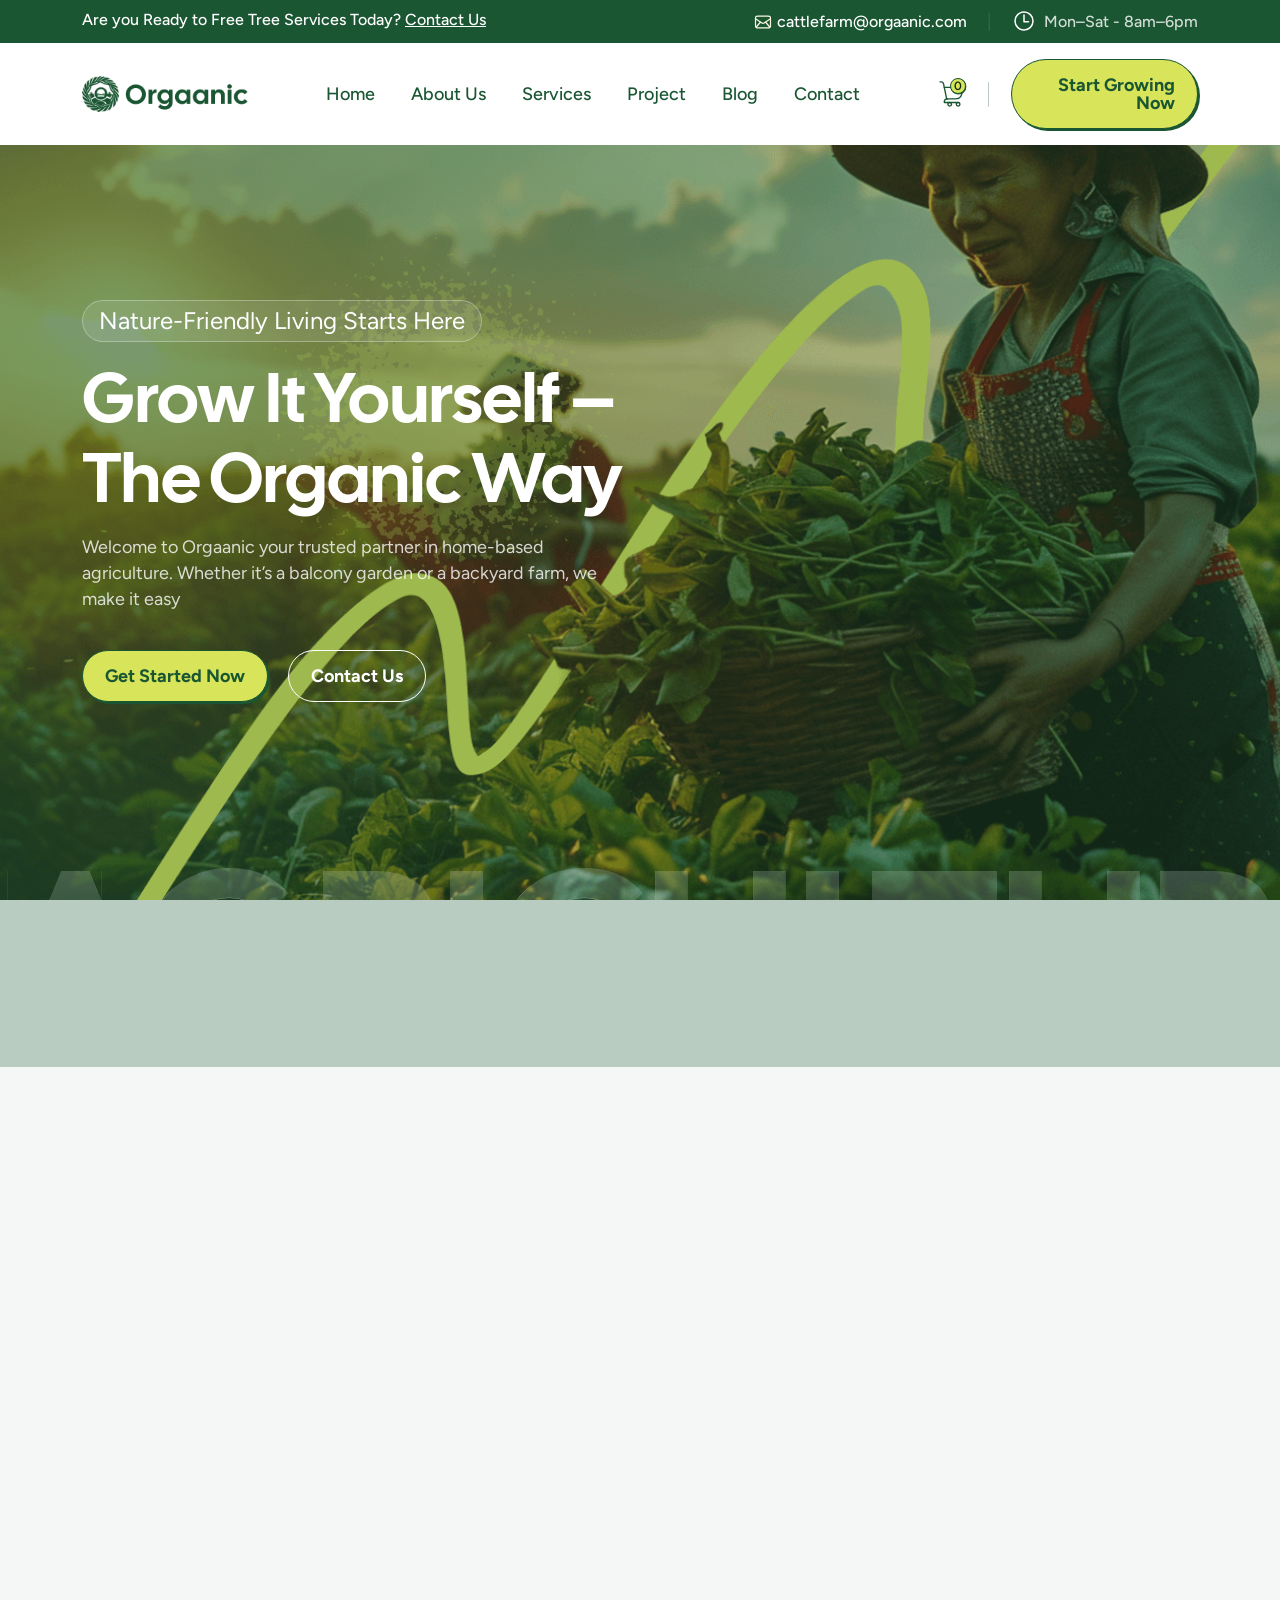
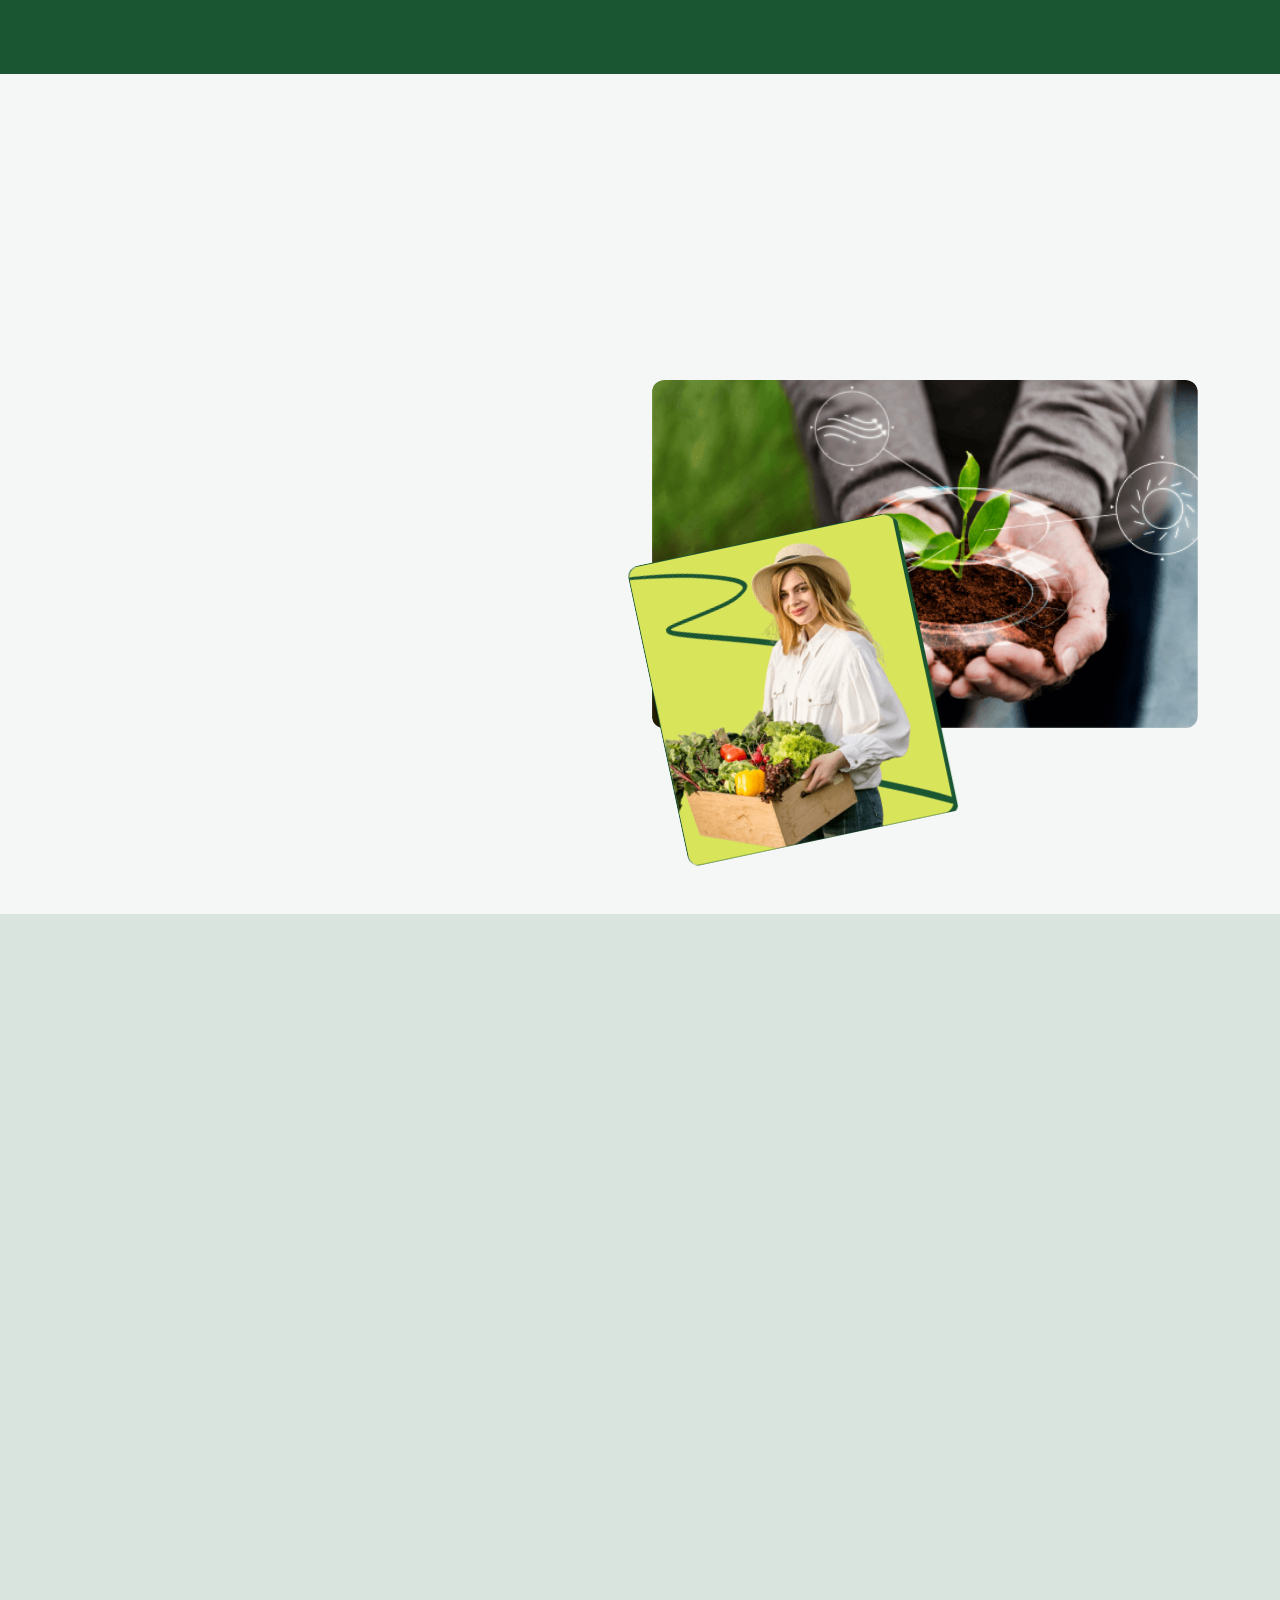
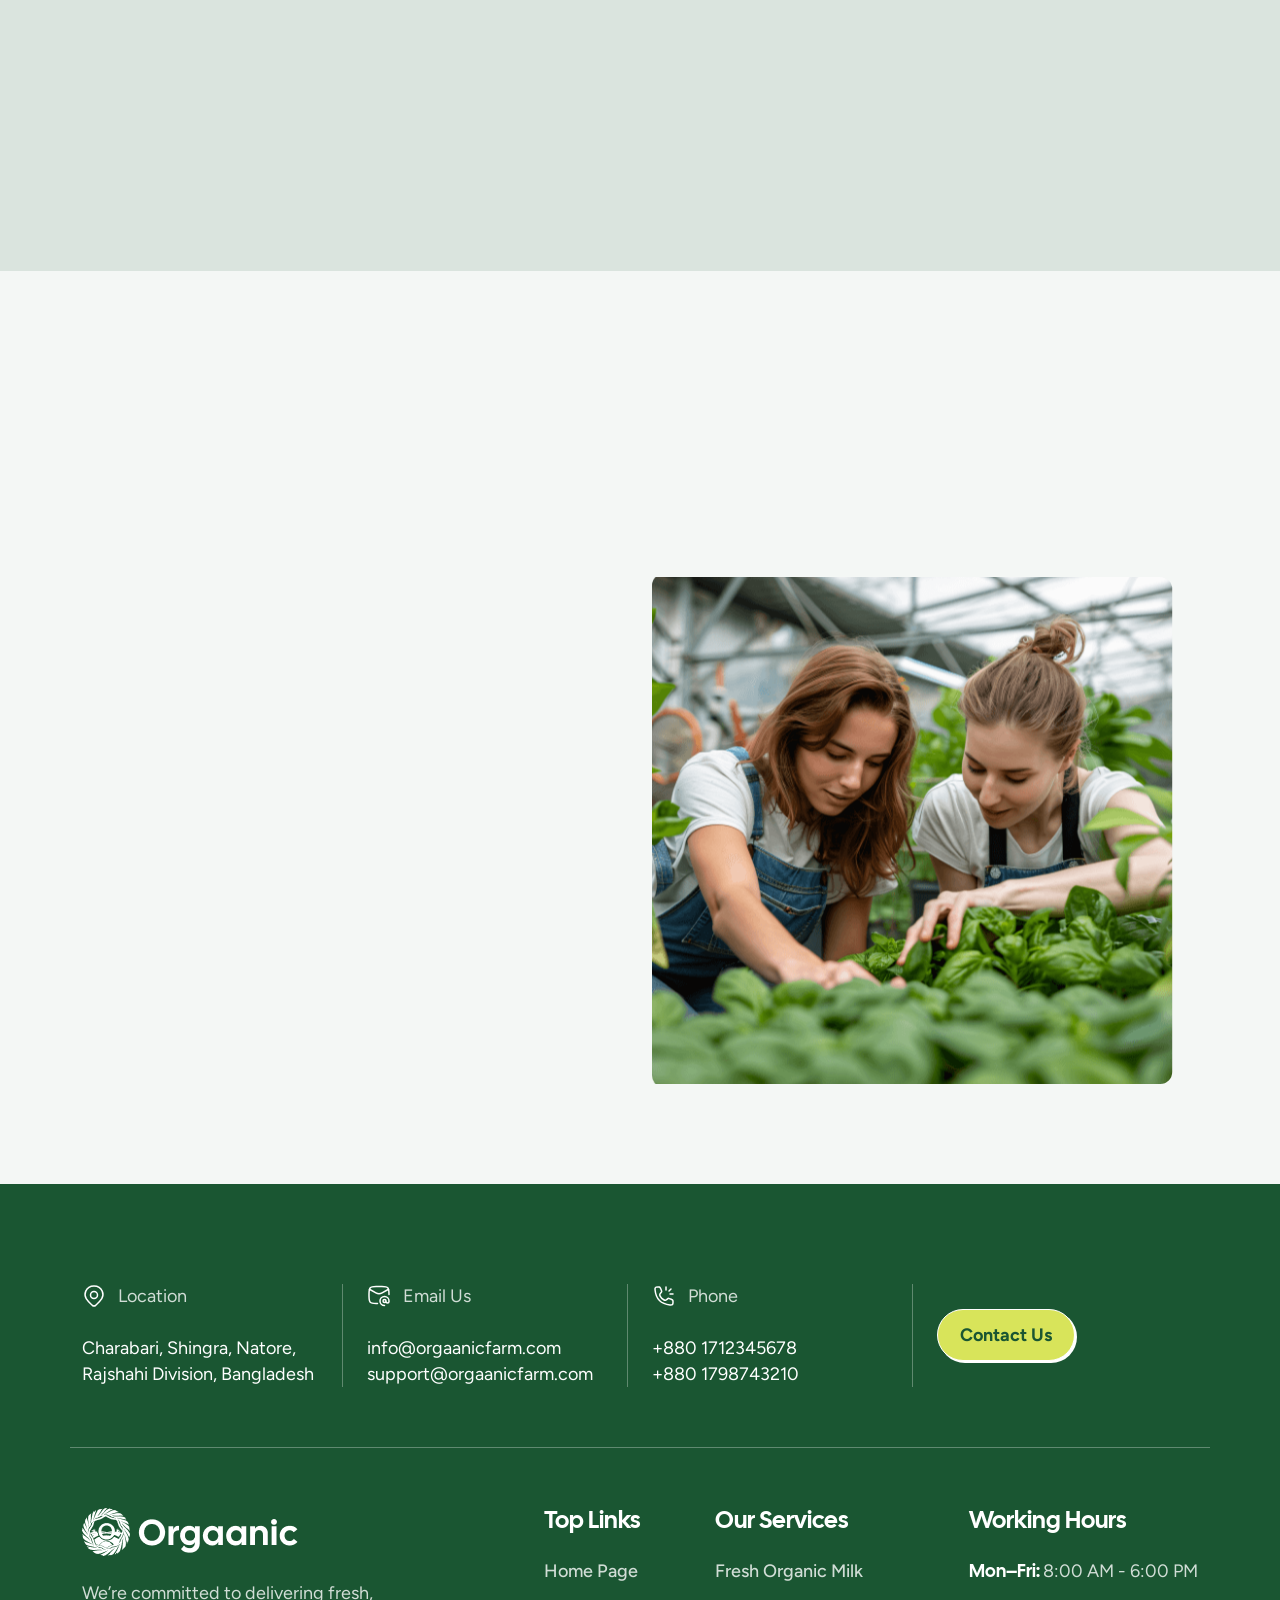
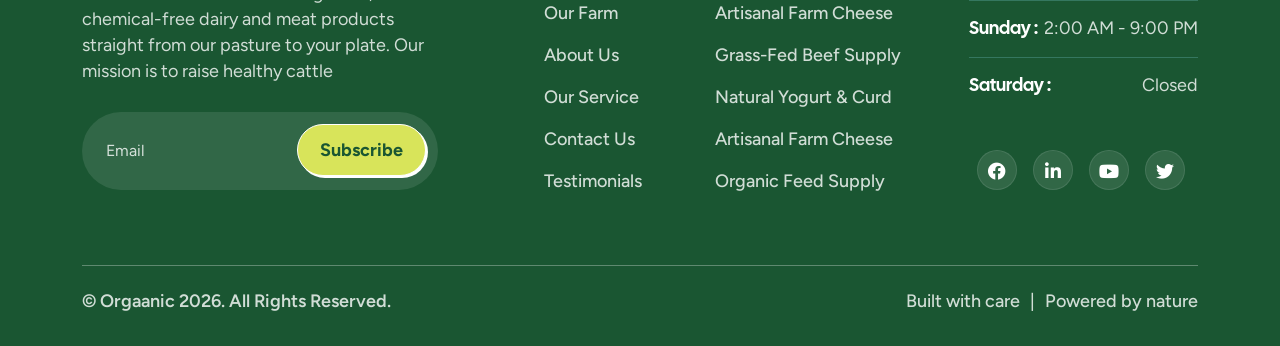
<file: index.html>
<!DOCTYPE html>
<html lang="en">


<head>
  <meta charset="UTF-8">
  <meta name="viewport" content="width=device-width, initial-scale=1.0">
  <title> Orgaanic- Agriculture and Organic Farm </title>

  <!--=====FAB ICON=======-->
  <link rel="shortcut icon" href="assets/img/logo/fav-logo1.png" type="image/x-icon">

  <!--===== CSS LINK =======-->
  <link rel="stylesheet" href="assets/css/plugins/bootstrap.min.css">
  <link rel="stylesheet" href="assets/css/plugins/aos.css">
  <link rel="stylesheet" href="assets/css/plugins/fontawesome.css">
  <link rel="stylesheet" href="assets/css/plugins/magnific-popup.css">
  <link rel="stylesheet" href="assets/css/plugins/owlcarousel.min.css">
  <link rel="stylesheet" href="assets/css/plugins/slick-slider.css">
  <link rel="stylesheet" href="assets/css/plugins/nice-select.css">
  <link rel="stylesheet" href="assets/css/plugins/swiper.min.css">
  <link rel="stylesheet" href="assets/css/main.css">

  <!--=====  JS SCRIPT LINK =======-->
  <script src="assets/js/plugins/jquery-3-7-1.min.js"></script>  
</head>

<body>


  <!--===== PRELODER STARTS=======-->
    <!-- <div class="preloader">
    <div class="loading-container">
      <div class="loading"></div>
      <div id="loading-icon"><img src="assets/img/logo/preloader.png" alt=""></div>
    </div>
  </div> -->
  <!--===== PRELODER ENDS=======-->

  <!--===== PROGRESS STARTS=======-->
  <!-- <div class="paginacontainer">
    <div class="progress-wrap">
      <svg class="progress-circle svg-content" width="100%" height="100%" viewBox="-1 -1 102 102">
        <path d="M50,1 a49,49 0 0,1 0,98 a49,49 0 0,1 0,-98" />
      </svg>
    </div>
  </div> -->
  <!--===== PROGRESS ENDS=======-->

<!--===== MOBILE HEADER STARTS =======-->
  <div class="homepage1-body">
    <div class="vl-offcanvas">
      <div class="vl-offcanvas-wrapper">
        <div class="vl-offcanvas-header d-flex justify-content-between align-items-center mb-90">
          <div class="vl-offcanvas-logo">
            <a href="index.html"><img src="assets/img/footer/footer1-logo.png" alt=""></a>
          </div>
          <div class="vl-offcanvas-close">
            <button class="vl-offcanvas-close-toggle"><i class="fa-solid fa-xmark"></i></button>
          </div>
        </div>

        <div class="vl-offcanvas-menu d-xl-none mb-40">
          <nav></nav>
        </div>

        <div class="space20"></div>
        <div class="vl-offcanvas-info">
          <h3 class="vl-offcanvas-sm-title"> Contact Us </h3>
          <div class="space20"></div>
          <span><a href="#"> <i class="fa-regular fa-envelope"></i> cattlefarm@orgaanic.com</a></span>
          <span><a href="tel:8801712345678"><i class="fa-solid fa-phone"></i> +880 1712345678</a></span>
          <span><a href="#"><i class="fa-solid fa-location-dot"></i> Charabari, Shingra, Natore, Rajshahi ,
              Bangladesh</a></span>
        </div>
        <div class="space20"></div>
        <div class="vl-offcanvas-social">
          <h3 class="vl-offcanvas-sm-title">Follow Us</h3>
          <div class="space20"></div>
          <a href="#"><i class="fab fa-facebook-f"></i></a>
          <a href="#"><i class="fab fa-twitter"></i></a>
          <a href="#"><i class="fab fa-linkedin-in"></i></a>
          <a href="#"><i class="fab fa-instagram"></i></a>
        </div>

      </div>
    </div>
    <div class="vl-offcanvas-overlay"></div>
  </div>
  <!--===== MOBILE HEADER STARTS =======-->

  <!--=====HEADER START=======-->
  <header class="homepage6-body">
    <div class="vl-header-area vl-transparent-header " id="vl-header-sticky">
      <div class="header-top-area header6-top-bg d-lg-block d-none">
        <div class="container">
          <div class="row">
            <div class="col-xl-12">
              <div class="header-top-main">
                <ul class="header-location">
                  <li>
                    <a class="clr-white" href="#">Are you Ready to Free Tree Services Today? <span>Contact Us</span></a>
                  </li>
                </ul>
                <div class="header-phn-area">
                  <a class="header-phn-mail clr-white" href="#"><svg xmlns="http://www.w3.org/2000/svg" width="20"
                      height="20" viewBox="0 0 20 20" fill="none">
                      <path
                        d="M3.33333 15.0052L7.5 10.0052M16.6667 15.0052L12.5 10.0052M2.5 6.67188L8.52083 10.6857C9.05542 11.0421 9.32267 11.2204 9.61158 11.2895C9.86692 11.3508 10.1331 11.3508 10.3884 11.2895C10.6773 11.2204 10.9446 11.0421 11.4792 10.6857L17.5 6.67188M5.16667 15.8385H14.8333C15.7667 15.8385 16.2335 15.8385 16.59 15.6569C16.9036 15.4971 17.1586 15.2421 17.3183 14.9285C17.5 14.572 17.5 14.1053 17.5 13.1719V6.83854C17.5 5.90512 17.5 5.43841 17.3183 5.08189C17.1586 4.76828 16.9036 4.51332 16.59 4.35353C16.2335 4.17187 15.7667 4.17188 14.8333 4.17188H5.16667C4.23325 4.17188 3.76653 4.17187 3.41002 4.35353C3.09641 4.51332 2.84144 4.76828 2.68166 5.08189C2.5 5.43841 2.5 5.90512 2.5 6.83854V13.1719C2.5 14.1053 2.5 14.572 2.68166 14.9285C2.84144 15.2421 3.09641 15.4971 3.41002 15.6569C3.76653 15.8385 4.23324 15.8385 5.16667 15.8385Z"
                        stroke="#FEF8E0" stroke-width="1.2" stroke-linecap="round" stroke-linejoin="round" />
                    </svg>cattlefarm@orgaanic.com</a>
                  <span class="header-top-line">|</span>
                  <a href="#" class="header-time header6-time"><svg xmlns="http://www.w3.org/2000/svg" width="24"
                      height="24" viewBox="0 0 24 24" fill="none">
                      <path
                        d="M12 3C7.03125 3 3 7.03125 3 12C3 16.9688 7.03125 21 12 21C16.9688 21 21 16.9688 21 12C21 7.03125 16.9688 3 12 3Z"
                        stroke="white" stroke-width="1.5" stroke-miterlimit="10" />
                      <path d="M12 6V12.75H16.5" stroke="white" stroke-width="1.5" stroke-linecap="round"
                        stroke-linejoin="round" />
                    </svg> Mon–Sat - 8am–6pm </a>
                </div>
              </div>
            </div>
          </div>
        </div>
      </div>
      <div class="vl-header-content-area white-bg">
        <div class="container">
          <div class="row align-items-center">
            <div class="col-xl-2 col-md-6 col-6">
              <div class="vl-logo">
                <a href="index.html"><img src="assets/img/logo/logo-hm6.png" alt=""></a>
              </div>
            </div>
            <div class="col-xl-7 d-none d-xl-block">
              <div class="vl-main-menu text-center">
                <nav class="vl-mobile-menu-active vl-menu-hm6-fxr">
                  <ul>
                    <!-- <li class="has-dropdown"> -->
                      <li><a href="index.html">Home</a></li>
                      <li><a href="about-us.html">About Us</a></li>
                      <li><a href="service.html">Services</a></li>
                      <li><a href="project.html">Project</a></li>
                      <li><a href="blog.html">Blog</a></li>
                      <li><a href="contact.html">Contact</a></li>
                    
                   <!--  <li class="has-dropdown">
                      <a href="#">Pages <span><i class="fa-solid fa-angle-down d-xl-inline d-none"></i></span></a>
                       <ul class="sub-menu">
                        <li><a href="about-us.html">About Us</a></li>
                        <li><a href="team.html">Our Team</a></li>
                        <li><a href="team-single.html">Team Details</a></li>
                        <li><a href="testimonials.html">Testimonials</a></li>
                        <li><a href="contact.html">Contact Us</a></li>
                        <li><a href="error-404.html">404</a></li>
                      </ul> 
                    </li>
                    <li><a href="#">Service <span><i class="fa-solid fa-angle-down d-xl-inline d-none"></i></span></a>
                      <!-- <ul class="sub-menu">
                        <li><a href="service.html">Our Service</a></li>
                        <li><a href="#" class="span-arrow">Service Details <span><i
                                class="fa-solid fa-angle-right d-xl-inline-block d-none"></i></span></a>
                          <ul class="sub-menu menu1">
                            <li><a href="service-left.html">Service Left</a></li>
                            <li><a href="service-right.html">Service Right</a></li>
                            <li><a href="service-single.html">Service Single</a></li>
                          </ul> 
                        </li>
                      </ul>
                    </li>

                    <li><a href="#">Projects <span><i class="fa-solid fa-angle-down d-xl-inline d-none"></i></span></a>
                     <!--  <ul class="sub-menu">
                        <li><a href="project.html">Our Project</a></li>
                        <li><a href="#" class="span-arrow">Project Details <span><i
                                class="fa-solid fa-angle-right d-xl-inline-block d-none"></i></span></a>
                          <ul class="sub-menu menu1">
                            <li><a href="project-left.html">Project Left</a></li>
                            <li><a href="project-right.html">Project Right</a></li>
                            <li><a href="projects-single.html">Project Single</a></li>
                          </ul>
                        </li>
                      </ul>
                    </li>
                    <li><a href="#"> Blog <span><i class="fa-solid fa-angle-down d-xl-inline d-none"></i></span></a>
                      <!-- <ul class="sub-menu">
                        <li><a href="blog.html">Our Blog</a></li>
                        <li><a href="#" class="span-arrow">Blog Details <span><i
                                class="fa-solid fa-angle-right d-xl-inline-block d-none"></i></span></a>
                          <ul class="sub-menu menu1">
                            <li><a href="blog-left.html">Blog Left</a></li>
                            <li><a href="blog-right.html">Blog Right</a></li>
                            <li><a href="blog-single.html">Blog Single</a></li>
                          </ul> 
                         </li>
                      </ul>
                    </li>
                    <li><a href="contact.html">Contact</a></li> -->
                  </ul>
                </nav>
              </div>
            </div>
            <div class="col-xl-3 col-md-6 col-6">
              <div class="vl-menu-sidebar-area">
                <div class="sidebar-cart sidebar-cart6">
                  <img src="assets/img/icon/cart-icon-hm6.svg" alt="">
                  <span><a href="#">0</a></span>
                </div>
                <div class="menu-line"><svg xmlns="http://www.w3.org/2000/svg" width="1" height="25" viewBox="0 0 1 25"
                    fill="none">
                    <path d="M0.5 0.5L0.499999 24.5" stroke="#1A5632" stroke-opacity="0.3" stroke-linecap="round" />
                  </svg></div>
                <div class="vl-header-btn d-none d-xl-block text-end">
                  <div class="header6-btn">
                    <a href="contact.html" class="btn-home6">Start Growing Now</a>
                  </div>
                </div>


                <div class="vl-header-action-item d-block d-xl-none">
                  <button type="button" class="vl-offcanvas-toggle">
                    <i class="fa-solid fa-bars-staggered"></i>
                  </button>
                </div>
              </div>
            </div>
          </div>
        </div>
      </div>
    </div>
  </header>
  <!--=====HEADER END =======-->


  <!--===== HERO START =======-->
  <div class="vl-hero6-area parallaxie"
    style="background-image: url(assets/img/hero/hero6-thumb-bg1.png); background-position: center; background-repeat: no-repeat; background-size: cover;">
    <div class="hero6-bg1">
      <div class="bg-shape-imgs-1">
        <img src="assets/img/shape/hero-hm6-circle.png" alt="">
      </div>
      <div class="container">
        <div class="row">
          <div class="col-xl-6 col-lg-8">
            <div class="vl-hero6-info">
              <div class="hero6-heading">
                <h3 class="sub-title" data-aos="fade-left" data-aos-duration="800">Nature-Friendly Living Starts Here</h3>
                <div class="space16"></div>
                <h2 class="title" data-aos="fade-left" data-aos-duration="900">Grow It Yourself – The Organic Way</h2>
                <div class="space16"></div>
                <p class="pera-text" data-aos="fade-left" data-aos-duration="1000">Welcome to Orgaanic your trusted partner in home-based agriculture. Whether it’s a
                  balcony garden or a backyard farm, we make it easy</p>
              </div>
              <div class="space38"></div>
              <div class="hero6-btn-area">
                <a href="contact.html" class="btn-home6 hero6-btn-fxr" data-aos="zoom-out" data-aos-duration="900">Get Started Now</a>
                <a href="contact.html" class="btn2-home6" data-aos="zoom-out" data-aos-duration="900">Contact Us</a>
              </div>
            </div>
          </div>
          <div class="col-xl-6"></div>
        </div>
      </div>
      <div class="hero_bottom_slider">
        <div class="hero6-bottom-text">
        <h2>Agriculture</h2>
      </div>

      <div class="hero6-bottom-text">
        <h2>Agriculture</h2>
      </div>

      <div class="hero6-bottom-text">
        <h2>Agriculture</h2>
      </div>

      <div class="hero6-bottom-text">
        <h2>Agriculture</h2>
      </div>

      <div class="hero6-bottom-text">
        <h2>Agriculture</h2>
      </div>

      <div class="hero6-bottom-text">
        <h2>Agriculture</h2>
      </div>
      </div>
    </div>
  </div>
  <!--===== HERO END =======-->



  <!--===== ABOUT START =======-->

  <div class="vl-about6-area sp1">
    <div class="container">
      <div class="row">
        <div class="col-xl-5 col-lg-6">
          <div class="about6-thumb">
            <img class="thumb1" src="assets/img/about/about6-thumb1.png" alt="" data-aos="fade-right" data-aos-duration="1000">
            <img class="thumb2" src="assets/img/about/about6-thumb(2).png" alt="" data-aos="fade-left" data-aos-duration="1000">
          </div>
        </div>
        <div class="col-xl-7 col-lg-6">
          <div class="about6-info">
            <div class="about6-heading">
              <h3 class="sub-title" data-aos="fade-left" data-aos-duration="800">About Our Agriculture</h3>
              <div class="space16"></div>
              <h2 class="title text-anime-style-3" data-aos="fade-left" data-aos-duration="900">Growing Naturally, Living Fully Nurturing
                Nature at Home</h2>
            </div>
            <div class="row">
              <div class="col-xl-1"></div>
              <div class="col-xl-11">
                <div class="about6-content">
                  <div class="row">
                    <div class="col-xl-6">
                      <div class="about6-exp_box" data-aos="zoom-out" data-aos-duration="1000">
                        <h2><span class="counter">25</span>+</h2>
                        <div class="space16"></div>
                        <p>Years Of Experience</p>
                      </div>
                    </div>
                    <div class="col-xl-6">
                      <div class="about6-icons-info">
                        <div class="about6-icons-box" data-aos="fade-left" data-aos-duration="900">
                          <div class="about6-icons-logo">
                            <img src="assets/img/icon/about6-icon(1).svg" alt="">
                          </div>
                          <div class="about6-icons-content">
                            <h3><a href="about-us.html">Built for green living</a></h3>
                            <div class="space16"></div>
                            <p>At Orgaanic, we believe that <br> everyone deserves the joy</p>
                          </div>
                        </div>
                        <div class="about6-icons-box about6-icons-fxr" data-aos="fade-left" data-aos-duration="900">
                          <div class="about6-icons-logo">
                            <img src="assets/img/icon/about6-icon(2).svg" alt="">
                          </div>
                          <div class="about6-icons-content">
                            <h3><a href="about-us.html">Grow with intention</a></h3>
                            <div class="space16"></div>
                            <p>Orgaanic is on a mission to <br> reconnect people with the</p>
                          </div>
                        </div>
                      </div>
                    </div>
                    <div class="col-xl-12">
                      <div class="about6-pera_text">
                        <p data-aos="fade-left" data-aos-duration="900">At Orgaanic, we believe that real change begins at home — in the soil beneath your feet and
                          the food you grow with your own hands. Our mission is to help individuals and families embrace
                          sustainable living through home farming, organic gardening, and eco-conscious choices.</p>
                      </div>
                      <div class="about6-wrap" data-aos="fade-left" data-aos-duration="1000">
                        <ul>
                          <li><img src="assets/img/icon/tick-hm6.svg" alt="">Let nature do the talking.</li>
                          <li><img src="assets/img/icon/tick-hm6.svg" alt="">Plant roots, grow change.</li>
                        </ul>
                        <div class="about6-wrap-line"></div>
                        <div class="about6-wrap-btn">
                          <a href="contact.html" class="btn-home6">Learn More</a>
                        </div>
                      </div>
                    </div>
                  </div>
                </div>
              </div>
            </div>
          </div>
        </div>
      </div>
    </div>
  </div>

  <!--===== ABOUT END =======-->




  <!--===== service start =======-->
  <div class="vl-service6-area sp1">
    <div class="container">
      <div class="row">
        <div class="service6-top">
          <div class="service6-top-left">
            <h3 data-aos="fade-right" data-aos-duration="900">Our Services</h3>
            <div class="space16"></div>
            <h2 class="text-anime-style-3" data-aos="fade-left" data-aos-duration="1000">Services Designed <br> for Home Growers</h2>
          </div>
          <div class="service6-top-right">
            <p class="text-effect" data-aos="fade-left" data-aos-duration="900">At Orgaanic, we offer a range of home-friendly <br> agriculture services tailored to help you grow <br>
              your own food, no matter the size of your space.</p>
            <div class="space24"></div>
            <a href="service.html" class="btn-home6" data-aos="fade-left" data-aos-duration="1000">View All Services</a>
          </div>
        </div>
        <div class="space44"></div>
        <div class="swiper myservicehm6" data-aos="zoom-out" data-aos-duration="900">
          <div class="swiper-wrapper">
            <div class="swiper-slide">
                  <div class="service6-box">
                <div class="service6-logos">
                  <h3 class="title"><a href="service-single.html">Plant Care And <br> Growth Monitoring</a></h3>
                  <div class="inons">
                    <img src="assets/img/icon/service6-icon(1).svg" alt="">
                  </div>
                </div>
                <div class="space24"></div>
                <p class="pera-text">At Orgaanic, we empower you to turn unused corners of your home into thriving green
                  spaces. Our expert-guided services</p>
                <div class="space28"></div>
                <div class="service6-box-bottom">
                  <a href="contact.html" class="btn3-home6">Learn More</a>
                  <div class="step-number">01</div>
                </div>
                  </div>
            </div>
            <div class="swiper-slide">
              <div class="service6-box">
                <div class="service6-logos">
                  <h3 class="title"><a href="service-single.html">Compost And Soil <br> Health Support</a></h3>
                  <div class="inons">
                    <img src="assets/img/icon/service6-icon(2).svg" alt="">
                  </div>
                </div>
                <div class="space24"></div>
                <p class="pera-text">We believe that growing food should be natural, beautiful, & part of everyday life.
                  That’s why our services cover everything</p>
                <div class="space28"></div>
                <div class="service6-box-bottom">
                  <a href="contact.html" class="btn3-home6">Learn More</a>
                  <div class="step-number">02</div>
                </div>
              </div>
            </div>
            <div class="swiper-slide">
              <div class="service6-box">
                <div class="service6-logos">
                  <h3 class="title"><a href="service-single.html">Organic Seed <br> And Plant Supply</a></h3>
                  <div class="inons">
                    <img src="assets/img/icon/service6-icon(3).svg" alt="">
                  </div>
                </div>
                <div class="space24"></div>
                <p class="pera-text">Living in the city doesn’t mean giving up on green dreams. Orgaanic specializes in
                  urban agriculture solutions that turn</p>
                <div class="space28"></div>
                <div class="service6-box-bottom">
                  <a href="contact.html" class="btn3-home6">Learn More</a>
                  <div class="step-number">03</div>
                </div>
              </div>
            </div>
            <div class="swiper-slide">
              <div class="service6-box">
                <div class="service6-logos">
                  <h3 class="title"><a href="service-single.html">Plant Care And <br> Growth Monitoring</a></h3>
                  <div class="inons">
                    <img src="assets/img/icon/service6-icon(1).svg" alt="">
                  </div>
                </div>
                <div class="space24"></div>
                <p class="pera-text">At Orgaanic, we empower you to turn unused corners of your home into thriving green
                  spaces. Our expert-guided services</p>
                <div class="space28"></div>
                <div class="service6-box-bottom">
                  <a href="contact.html" class="btn3-home6">Learn More</a>
                  <div class="step-number">01</div>
                </div>
              </div>
            </div>
            <div class="swiper-slide">
              <div class="service6-box">
                <div class="service6-logos">
                  <h3 class="title"><a href="service-single.html">Compost And Soil <br> Health Support</a></h3>
                  <div class="inons">
                    <img src="assets/img/icon/service6-icon(2).svg" alt="">
                  </div>
                </div>
                <div class="space24"></div>
                <p class="pera-text">We believe that growing food should be natural, beautiful, & part of everyday life.
                  That’s why our services cover everything</p>
                <div class="space28"></div>
                <div class="service6-box-bottom">
                  <a href="contact.html" class="btn3-home6">Learn More</a>
                  <div class="step-number">02</div>
                </div>
              </div>
            </div>
            <div class="swiper-slide">
              <div class="service6-box">
                <div class="service6-logos">
                  <h3 class="title"><a href="service-single.html">Organic Seed <br> And Plant Supply</a></h3>
                  <div class="inons">
                    <img src="assets/img/icon/service6-icon(3).svg" alt="">
                  </div>
                </div>
                <div class="space24"></div>
                <p class="pera-text">Living in the city doesn’t mean giving up on green dreams. Orgaanic specializes in
                  urban agriculture solutions that turn</p>
                <div class="space28"></div>
                <div class="service6-box-bottom">
                  <a href="contact.html" class="btn3-home6">Learn More</a>
                  <div class="step-number">03</div>
                </div>
              </div>
            </div>
          </div>
        </div>
        <div class="service6-arrow">
          <div class="prev-arrow" data-aos="fade-right" data-aos-duration="1000">
            <img src="assets/img/icon/left-arrow-hm6.svg" alt="">
          </div>
          <div class="next-arrow" data-aos="fade-left" data-aos-duration="1000">
            <img src="assets/img/icon/right-arrow-hm6.svg" alt="">
          </div>
        </div>
      </div>
    </div>
  </div>

  <!--===== service end =======-->


  <!--===== Projects area start =======-->
  <div class="vl-project6-area sp2">
    <div class="container">
      <div class="row">
        <div class="project6-heading">
          <div class="service6-top">
            <div class="service6-top-left">
              <h3 data-aos="fade-right" data-aos-duration="900">Our Projects</h3>
              <div class="space16"></div>
              <h2 class="text-anime-style-3" data-aos="fade-left" data-aos-duration="1000">Garden Journeys <br> We’ve Nurtured</h2>
            </div>
            <div class="service6-top-right">
              <p class="text-effect" data-aos="fade-left" data-aos-duration="1000">At Orgaanic, we take pride in turning ordinary <br> spaces into thriving green ecosystems. From <br>
                balconies and rooftops to backyards </p>
            </div>
          </div>
        </div>
        <div class="space44"></div>
        <div class="col-xl-6 col-lg-6 mb-30" data-aos="zoom-out" data-aos-duration="900">
          <div class="project6-box">
            <div class="project6-thumb image-anime">
              <img class="imgs" src="assets/img/projects/project6-thumb(1).png" alt="">
              <div class="project6-thumb-content">
                <div class="arrow_wrap">
                  <div class="content_arrow">
                    <img src="assets/img/icon/project6-arrow-right.svg" alt="">
                  </div>
                </div>
                <h3 class="title"><a href="project.html">The Backyard Revival Project</a></h3>
                <p class="pera-text">Every project we take on is a reflection of our mission to bring agriculture back
                  home literally. Whether it’s a rooftop garden</p>
              </div>
            </div>
          </div>
        </div>
        <div class="col-xl-6 col-lg-6 mb-30" data-aos="zoom-out" data-aos-duration="1000">
          <div class="project6-box">
            <div class="project6-thumb image-anime">
              <img class="imgs" src="assets/img/projects/project6-thumb(2).png" alt="">
              <div class="project6-thumb-content">
                <div class="arrow_wrap">
                  <div class="content_arrow">
                    <img src="assets/img/icon/project6-arrow-right.svg" alt="">
                  </div>
                </div>
                <h3 class="title"><a href="project.html">The Backyard Revival Project</a></h3>
                <p class="pera-text">Every project we take on is a reflection of our mission to bring agriculture back
                  home literally. Whether it’s a rooftop garden</p>
              </div>
            </div>
          </div>
        </div>
        <div class="row">
          <div class="col-xl-4 col-lg-6 mb-30" data-aos="zoom-in" data-aos-duration="1000">
            <div class="project6-box">
              <div class="project6-thumb image-anime">
                <img class="imgs" src="assets/img/projects/project6-thumb(3).png" alt="">
                <div class="project6-thumb-content">
                  <div class="arrow_wrap">
                    <div class="content_arrow">
                      <img src="assets/img/icon/project6-arrow-right.svg" alt="">
                    </div>
                  </div>
                  <h3 class="title"><a href="project.html">The Mini Farm Makeover</a></h3>
                  <p class="pera-text">Every project Whether it’s a rooftop garden</p>
                </div>
              </div>
            </div>
          </div>
          <div class="col-xl-4 col-lg-6 mb-30" data-aos="zoom-out" data-aos-duration="900">
            <div class="project6-box">
              <div class="project6-thumb image-anime">
                <img class="imgs" src="assets/img/projects/project6-thumb(4).png" alt="">
                <div class="project6-thumb-content">
                  <div class="arrow_wrap">
                    <div class="content_arrow">
                      <img src="assets/img/icon/project6-arrow-right.svg" alt="">
                    </div>
                  </div>
                  <h3 class="title"><a href="project.html">GrowBox Trial Project</a></h3>
                  <p class="pera-text">Every project Whether it’s a rooftop garden</p>
                </div>
              </div>
            </div>
          </div>
          <div class="col-xl-4 col-lg-6 mb-30" data-aos="zoom-in" data-aos-duration="1000">
            <div class="project6-box">
              <div class="project6-thumb image-anime">
                <img class="imgs" src="assets/img/projects/project6-thumb(5).png" alt="">
                <div class="project6-thumb-content">
                  <div class="arrow_wrap">
                    <div class="content_arrow">
                      <img src="assets/img/icon/project6-arrow-right.svg" alt="">
                    </div>
                  </div>
                  <h3 class="title"><a href="project.html">From Concrete to Crops</a></h3>
                  <p class="pera-text">Every project Whether it’s a rooftop garden</p>
                </div>
              </div>
            </div>
          </div>
        </div>
      </div>
    </div>
  </div>
  <!--===== Projects area end =======-->


  <!--===== Product area start =======-->
  <div class="vl-product6-area sp1">
    <div class="container">
      <div class="row">
        <div class="product6-heading">
          <div class="service6-top">
            <div class="service6-top-left">
              <h3 class="product6-subtitle" data-aos="fade-right" data-aos-duration="900">Our Products</h3>
              <div class="space16"></div>
              <h2 class="clr-white text-anime-style-3" data-aos="fade-left" data-aos-duration="1000">Garden Journeys <br> We’ve Nurtured</h2>
            </div>
            <div class="service6-top-right">
              <p class="product6-pera text-effect" data-aos="fade-left" data-aos-duration="900">At Orgaanic, we offer a range of home-friendly <br> agriculture services tailored
                to help you grow <br> your own food, no matter the size of your space.</p>
              <div class="space24"></div>
              <a href="contact.html" class="btn4-home6" data-aos="fade-left" data-aos-duration="1000">Shop Now</a>
            </div>
          </div>
        </div>
        <div class="space44"></div>
        <!-- Swiper -->
        <div class="swiper myproduct6" data-aos="zoom-out" data-aos-duration="900">
          <div class="swiper-wrapper">
            <div class="swiper-slide">
              <div class="product6-box">
                <div class="product-thumb">
                  <img class="imgs" src="assets/img/products/product6-imgs(1).png" alt="">
                  <div class="fav-icon">
                    <span><i class="fa-solid fa-heart"></i></span>
                  </div>
                  <div class="product6-line">
                    <img src="assets/img/shape/product6-line.png" alt="">
                  </div>
                  <div class="product6-icons">
                    <ul>
                      <li><a href="#"><img src="assets/img/icon/product6-icons(1).svg" alt=""></a></li>
                      <li><a href="#"><img src="assets/img/icon/product6-icons(2).svg" alt=""></a></li>
                      <li><a href="#"><img src="assets/img/icon/product6-icons(3).svg" alt=""></a></li>
                    </ul>
                  </div>
                </div>
                <div class="space24"></div>
                <div class="product6-box-content">
                  <div class="product6-content_text">
                      <h3><a href="contact.html">Garden Harvest Basket</a></h3>
                  </div>
                  <div class="space16"></div>
                  <div class="product6_info">
                    <div class="product-price">
                      <span class="new-price"><a href="contact.html">$ 40.00 USD</a></span>
                      <span class="old-price"><a href="contact.html">$ 60.00 USD</a></span>
                    </div>
                    <div class="product_star product6_star">
                      <ul>
                        <li><a href="#"><i class="fa-solid fa-star"></i></a></li>
                        <li><a href="#"><i class="fa-solid fa-star"></i></a></li>
                        <li><a href="#"><i class="fa-solid fa-star"></i></a></li>
                        <li><a href="#"><i class="fa-solid fa-star"></i></a></li>
                        <li><a href="#"><i class="fa-solid fa-star"></i></a></li>
                      </ul>
                    </div>
                  </div>
                </div>
              </div>
            </div>
            <div class="swiper-slide">
              <div class="product6-box">
                <div class="product-thumb">
                  <img class="imgs" src="assets/img/products/product6-imgs(2).png" alt="">
                  <div class="fav-icon">
                    <span><i class="fa-solid fa-heart"></i></span>
                  </div>
                  <div class="product6-line">
                    <img src="assets/img/shape/product6-line.png" alt="">
                  </div>
                  <div class="product6-icons">
                    <ul>
                      <li><a href="#"><img src="assets/img/icon/product6-icons(1).svg" alt=""></a></li>
                      <li><a href="#"><img src="assets/img/icon/product6-icons(2).svg" alt=""></a></li>
                      <li><a href="#"><img src="assets/img/icon/product6-icons(3).svg" alt=""></a></li>
                    </ul>
                  </div>
                </div>
                <div class="space24"></div>
                <div class="product6-box-content">
                  <div class="product6-content_text">
                     <h3><a href="contact.html">Organic Veggie Medley</a></h3>
                  </div>
                  <div class="space16"></div>
                  <div class="product6_info">
                    <div class="product-price">
                      <span class="new-price"><a href="contact.html">$ 46.00 USD</a></span>
                      <span class="old-price"><a href="contact.html">$ 62.00 USD</a></span>
                    </div>
                    <div class="product_star product6_star">
                      <ul>
                        <li><a href="#"><i class="fa-solid fa-star"></i></a></li>
                        <li><a href="#"><i class="fa-solid fa-star"></i></a></li>
                        <li><a href="#"><i class="fa-solid fa-star"></i></a></li>
                        <li><a href="#"><i class="fa-solid fa-star"></i></a></li>
                        <li><a href="#"><i class="fa-solid fa-star"></i></a></li>
                      </ul>
                    </div>
                  </div>
                </div>
              </div>
            </div>
            <div class="swiper-slide">
              <div class="product6-box">
                <div class="product-thumb">
                  <img class="imgs" src="assets/img/products/product6-imgs(3).png" alt="">
                  <div class="fav-icon">
                    <span><i class="fa-solid fa-heart"></i></span>
                  </div>
                  <div class="product6-line">
                    <img src="assets/img/shape/product6-line.png" alt="">
                  </div>
                  <div class="product6-icons">
                    <ul>
                      <li><a href="#"><img src="assets/img/icon/product6-icons(1).svg" alt=""></a></li>
                      <li><a href="#"><img src="assets/img/icon/product6-icons(2).svg" alt=""></a></li>
                      <li><a href="#"><img src="assets/img/icon/product6-icons(3).svg" alt=""></a></li>
                    </ul>
                  </div>
                </div>
                <div class="space24"></div>
                <div class="product6-box-content">
                  <div class="product6-content_text">
                    <h3><a href="contact.html">Fresh Farm Produce Box</a></h3>
                  </div>
                  <div class="space16"></div>
                  <div class="product6_info">
                    <div class="product-price">
                      <span class="new-price"><a href="contact.html">$ 38.00 USD</a></span>
                      <span class="old-price"><a href="contact.html">$ 45.00 USD</a></span>
                    </div>
                    <div class="product_star product6_star">
                      <ul>
                        <li><a href="#"><i class="fa-solid fa-star"></i></a></li>
                        <li><a href="#"><i class="fa-solid fa-star"></i></a></li>
                        <li><a href="#"><i class="fa-solid fa-star"></i></a></li>
                        <li><a href="#"><i class="fa-solid fa-star"></i></a></li>
                        <li><a href="#"><i class="fa-solid fa-star"></i></a></li>
                      </ul>
                    </div>
                  </div>
                </div>
              </div>
            </div>
            <div class="swiper-slide">
              <div class="product6-box">
                <div class="product-thumb">
                  <img class="imgs" src="assets/img/products/product6-imgs(4).png" alt="">
                  <div class="fav-icon">
                    <span><i class="fa-solid fa-heart"></i></span>
                  </div>
                  <div class="product6-line">
                    <img src="assets/img/shape/product6-line.png" alt="">
                  </div>
                  <div class="product6-icons">
                    <ul>
                      <li><a href="#"><img src="assets/img/icon/product6-icons(1).svg" alt=""></a></li>
                      <li><a href="#"><img src="assets/img/icon/product6-icons(2).svg" alt=""></a></li>
                      <li><a href="#"><img src="assets/img/icon/product6-icons(3).svg" alt=""></a></li>
                    </ul>
                  </div>
                </div>
                <div class="space24"></div>
                <div class="product6-box-content">
                  <div class="product6-content_text">
                    <h3><a href="contact.html">Nature’s Fresh Pick</a></h3>
                  </div>
                  <div class="space16"></div>
                  <div class="product6_info">
                    <div class="product-price">
                      <span class="new-price"><a href="contact.html">$ 50.00 USD</a></span>
                      <span class="old-price"><a href="contact.html">$ 60.00 USD</a></span>
                    </div>
                    <div class="product_star product6_star">
                      <ul>
                        <li><a href="#"><i class="fa-solid fa-star"></i></a></li>
                        <li><a href="#"><i class="fa-solid fa-star"></i></a></li>
                        <li><a href="#"><i class="fa-solid fa-star"></i></a></li>
                        <li><a href="#"><i class="fa-solid fa-star"></i></a></li>
                        <li><a href="#"><i class="fa-solid fa-star"></i></a></li>
                      </ul>
                    </div>
                  </div>
                </div>
              </div>
            </div>
            <div class="swiper-slide">
              <div class="product6-box">
                <div class="product-thumb">
                  <img class="imgs" src="assets/img/products/product6-imgs(5).png" alt="">
                  <div class="fav-icon">
                    <span><i class="fa-solid fa-heart"></i></span>
                  </div>
                  <div class="product6-line">
                    <img src="assets/img/shape/product6-line.png" alt="">
                  </div>
                  <div class="product6-icons">
                    <ul>
                      <li><a href="#"><img src="assets/img/icon/product6-icons(1).svg" alt=""></a></li>
                      <li><a href="#"><img src="assets/img/icon/product6-icons(2).svg" alt=""></a></li>
                      <li><a href="#"><img src="assets/img/icon/product6-icons(3).svg" alt=""></a></li>
                    </ul>
                  </div>
                </div>
                <div class="space24"></div>
                <div class="product6-box-content">
                  <div class="product6-content_text">
                    <h3><a href="contact.html">GreenNest Harvest</a></h3>
                  </div>
                  <div class="space16"></div>
                  <div class="product6_info">
                    <div class="product-price">
                      <span class="new-price"><a href="contact.html">$ 36.00 USD</a></span>
                      <span class="old-price"><a href="contact.html">$ 48.00 USD</a></span>
                    </div>
                    <div class="product_star product6_star">
                      <ul>
                        <li><a href="#"><i class="fa-solid fa-star"></i></a></li>
                        <li><a href="#"><i class="fa-solid fa-star"></i></a></li>
                        <li><a href="#"><i class="fa-solid fa-star"></i></a></li>
                        <li><a href="#"><i class="fa-solid fa-star"></i></a></li>
                        <li><a href="#"><i class="fa-solid fa-star"></i></a></li>
                      </ul>
                    </div>
                  </div>
                </div>
              </div>
            </div>
          </div>
        </div>
        <div class="product6-arrow">
          <div class="prev-arrow" data-aos="fade-right" data-aos-duration="900">
            <img src="assets/img/icon/left-arrow-hm6.svg" alt="">
          </div>
          <div class="next-arrow" data-aos="fade-left" data-aos-duration="900">
            <img src="assets/img/icon/right-arrow-hm6.svg" alt="">
          </div>
        </div>
      </div>
    </div>
  </div>

  <!--===== Product area start =======-->



  <!--===== Testimonials area start =======-->
  <div class="vl-testimonial6-area sp1">
    <div class="container">
      <div class="row">
        <div class="testimonial6-heading">
          <div class="service6-top">
            <div class="service6-top-left">
              <h3 data-aos="fade-right" data-aos-duration="900">Testimonials</h3>
              <div class="space16"></div>
              <h2 class="text-anime-style-3" data-aos="fade-left" data-aos-duration="1000">Trusted by Green- <br>Thinking Families</h2>
            </div>
            <div class="service6-top-right">
              <p class="text-effect" data-aos="fade-left" data-aos-duration="1000">At Orgaanic, we take pride in turning ordinary <br> spaces into thriving green ecosystems. From <br>
                balconies and rooftops to backyards</p>
            </div>
          </div>
        </div>
        <div class="space44"></div>
        <div class="col-xl-6 col-lg-6">
          <!-- Swiper -->
          <div class="swiper mytestimo6" data-aos="zoom-out" data-aos-duration="1000">
            <div class="swiper-wrapper">
              <div class="swiper-slide">
                <div class="testimonial6-info">
                  <div class="product_star testimonial6_star">
                    <ul>
                      <li><a href="#"><i class="fa-solid fa-star"></i></a></li>
                      <li><a href="#"><i class="fa-solid fa-star"></i></a></li>
                      <li><a href="#"><i class="fa-solid fa-star"></i></a></li>
                      <li><a href="#"><i class="fa-solid fa-star"></i></a></li>
                      <li><a href="#"><i class="fa-solid fa-star"></i></a></li>
                    </ul>
                  </div>
                  <div class="space24"></div>
                  <p class="testimonial6-text">“I never imagined our rooftop could become thriving green space. Orgaanic
                    didn’t just give us a garden they gave us a new way of living. My mornings now start with harvesting
                    fresh vegetables, my children are more connected to nature than ever before.”</p>
                  <div class="space38"></div>
                  <div class="testimonial6-bottom">
                    <div class="testimonial6-user">
                      <h3><a href="testimonials.html">Alex Buckmaster</a></h3>
                      <div class="space16"></div>
                      <p>Tam's Stationers</p>
                    </div>
                    <div class="testimonial6-arrow ">
                      <div class="next-arrow mr-12">
                        <a href="#"><img src="assets/img/icon/arrow-left-testi06.svg" alt=""></a>
                      </div>
                      <div class="prev-arrow">
                        <a href="#"><img src="assets/img/icon/arrow-right-testi06.svg" alt=""></a>
                      </div>
                    </div>
                  </div>
                </div>
              </div>
              <div class="swiper-slide">
                <div class="testimonial6-info">
                  <div class="product_star testimonial6_star">
                    <ul>
                      <li><a href="#"><i class="fa-solid fa-star"></i></a></li>
                      <li><a href="#"><i class="fa-solid fa-star"></i></a></li>
                      <li><a href="#"><i class="fa-solid fa-star"></i></a></li>
                      <li><a href="#"><i class="fa-solid fa-star"></i></a></li>
                      <li><a href="#"><i class="fa-solid fa-star"></i></a></li>
                    </ul>
                  </div>
                  <div class="space24"></div>
                  <p class="testimonial6-text">“I never imagined our rooftop could become thriving green space. Orgaanic
                    didn’t just give us a garden they gave us a new way of living. My mornings now start with harvesting
                    fresh vegetables, my children are more connected to nature than ever before.”</p>
                  <div class="space38"></div>
                  <div class="testimonial6-bottom">
                    <div class="testimonial6-user">
                      <h3><a href="testimonials.html">Alex Buckmaster</a></h3>
                      <div class="space16"></div>
                      <p>Tam's Stationers</p>
                    </div>
                    <div class="testimonial6-arrow">
                      <div class="next-arrow mr-12">
                        <a href="#"><img src="assets/img/icon/arrow-left-testi06.svg" alt=""></a>
                      </div>
                      <div class="prev-arrow">
                        <a href="#"><img src="assets/img/icon/arrow-right-testi06.svg" alt=""></a>
                      </div>
                    </div>
                  </div>
                </div>
              </div>
              <div class="swiper-slide">
                <div class="testimonial6-info">
                  <div class="product_star testimonial6_star">
                    <ul>
                      <li><a href="#"><i class="fa-solid fa-star"></i></a></li>
                      <li><a href="#"><i class="fa-solid fa-star"></i></a></li>
                      <li><a href="#"><i class="fa-solid fa-star"></i></a></li>
                      <li><a href="#"><i class="fa-solid fa-star"></i></a></li>
                      <li><a href="#"><i class="fa-solid fa-star"></i></a></li>
                    </ul>
                  </div>
                  <div class="space24"></div>
                  <p class="testimonial6-text">“I never imagined our rooftop could become thriving green space. Orgaanic
                    didn’t just give us a garden they gave us a new way of living. My mornings now start with harvesting
                    fresh vegetables, my children are more connected to nature than ever before.”</p>
                  <div class="space38"></div>
                  <div class="testimonial6-bottom">
                    <div class="testimonial6-user">
                      <h3><a href="testimonials.html">Alex Buckmaster</a></h3>
                      <div class="space16"></div>
                      <p>Tam's Stationers</p>
                    </div>
                    <div class="testimonial6-arrow">
                      <div class="next-arrow mr-12">
                        <a href="#"><img src="assets/img/icon/arrow-left-testi06.svg" alt=""></a>
                      </div>
                      <div class="prev-arrow">
                        <a href="#"><img src="assets/img/icon/arrow-right-testi06.svg" alt=""></a>
                      </div>
                    </div>
                  </div>
                </div>
              </div>
            </div>
          </div>
        </div>
        <div class="col-xl-6 col-lg-6">
          <div class="testimonial6-thumb">
            <div class="testimonial6-thumb-img reveal image-anime">
              <img src="assets/img/testimonil/testimonial6-thumb1.png" alt="">
            </div>
            <div class="testimonial6-thumb-img2 image-anime">
              <img src="assets/img/testimonil/testimonial6-thumb2.png" alt="">
            </div>
          </div>
        </div>
      </div>
    </div>
  </div>
  <!--===== Testimonials area end =======-->
    

  <!--===== Team area start =======-->
  <div class="vl-team6-area sp1">
    <div class="container">
      <div class="row">
        <div class="team6-heading">
          <div class="service6-top">
            <div class="service6-top-left">
              <h3 data-aos="fade-right" data-aos-duration="900">Our Team</h3>
                <div class="space16"></div>
              <h2 class="text-anime-style-3" data-aos="fade-left" data-aos-duration="1000">Meet the Minds <br> Behind Orgaanic</h2>
            </div>
            <div class="service6-top-right">
              <p class="text" data-aos="fade-left" data-aos-duration="1000">At Orgaanic, we’re more than just a company <br> — we’re a team of passionate agriculturists, <br>
                designers, and eco-enthusiasts dedicated</p>
            </div>
          </div>
        </div>
        <div class="space44"></div>
           <div class="swiper myteam6" data-aos="zoom-out" data-aos-duration="1000">
          <div class="swiper-wrapper">
            <div class="swiper-slide">
              <div class="team6-area-box">
                <div class="team6-thumb">
                  <div class="team6-img  case_img_anime">
                    <img src="assets/img/team/team6-thumb(1).png" alt="">
                    <img src="assets/img/team/team6-thumb(1).png" alt="">
                  </div>
                  <div class="team6-content">
                    <h3><a href="team.html">Alex Buckmaster</a></h3>
                    <div class="space16"></div>
                    <p>Tam's Stationers</p>
                  </div>
                  <div class="team6-social">
                    <ul>
                      <li><a href="contact.html"><i class="fa-brands fa-facebook"></i></a></li>
                      <li><a href="contact.html"><i class="fa-brands fa-linkedin-in"></i></a></li>
                      <li><a href="contact.html"><i class="fa-brands fa-twitter"></i></a></li>
                      <li><a href="contact.html"><i class="fa-brands fa-youtube"></i></a></li>
                    </ul>
                  </div>
                </div>

              </div>
            </div>
            <div class="swiper-slide">
              <div class="team6-area-box">
                <div class="team6-thumb">
                  <div class="team6-img case_img_anime">
                    <img src="assets/img/team/team6-thumb(2).png" alt="">
                    <img src="assets/img/team/team6-thumb(2).png" alt="">
                  </div>
                  <div class="team6-content">
                    <h3><a href="team.html">Alex Buckmaster</a></h3>
                    <div class="space16"></div>
                    <p>Tam's Stationers</p>
                  </div>
                  <div class="team6-social">
                    <ul>
                      <li><a href="contact.html"><i class="fa-brands fa-facebook"></i></a></li>
                      <li><a href="contact.html"><i class="fa-brands fa-linkedin-in"></i></a></li>
                      <li><a href="contact.html"><i class="fa-brands fa-twitter"></i></a></li>
                      <li><a href="contact.html"><i class="fa-brands fa-youtube"></i></a></li>
                    </ul>
                  </div>
                </div>

              </div>
            </div>
            <div class="swiper-slide">
              <div class="team6-area-box">
                <div class="team6-thumb">
                  <div class="team6-img case_img_anime">
                    <img src="assets/img/team/team6-thumb(3).png" alt="">
                    <img src="assets/img/team/team6-thumb(3).png" alt="">
                  </div>
                  <div class="team6-content">
                    <h3><a href="team.html">Alex Buckmaster</a></h3>
                    <div class="space16"></div>
                    <p>Tam's Stationers</p>
                  </div>
                  <div class="team6-social">
                    <ul>
                      <li><a href="contact.html"><i class="fa-brands fa-facebook"></i></a></li>
                      <li><a href="contact.html"><i class="fa-brands fa-linkedin-in"></i></a></li>
                      <li><a href="contact.html"><i class="fa-brands fa-twitter"></i></a></li>
                      <li><a href="contact.html"><i class="fa-brands fa-youtube"></i></a></li>
                    </ul>
                  </div>
                </div>

              </div>
            </div>
            <div class="swiper-slide">
              <div class="team6-area-box">
                <div class="team6-thumb">
                  <div class="team6-img case_img_anime">
                    <img src="assets/img/team/team6-thumb(1).png" alt="">
                    <img src="assets/img/team/team6-thumb(1).png" alt="">
                  </div>
                  <div class="team6-content">
                    <h3><a href="team.html">Alex Buckmaster</a></h3>
                    <div class="space16"></div>
                    <p>Tam's Stationers</p>
                  </div>
                  <div class="team6-social">
                    <ul>
                      <li><a href="contact.html"><i class="fa-brands fa-facebook"></i></a></li>
                      <li><a href="contact.html"><i class="fa-brands fa-linkedin-in"></i></a></li>
                      <li><a href="contact.html"><i class="fa-brands fa-twitter"></i></a></li>
                      <li><a href="contact.html"><i class="fa-brands fa-youtube"></i></a></li>
                    </ul>
                  </div>
                </div>

              </div>
            </div>
            <div class="swiper-slide">
              <div class="team6-area-box">
                <div class="team6-thumb">
                  <div class="team6-img case_img_anime">
                    <img src="assets/img/team/team6-thumb(2).png" alt="">
                    <img src="assets/img/team/team6-thumb(2).png" alt="">
                  </div>
                  <div class="team6-content">
                    <h3><a href="team.html">Alex Buckmaster</a></h3>
                    <div class="space16"></div>
                    <p>Tam's Stationers</p>
                  </div>
                  <div class="team6-social">
                    <ul>
                      <li><a href="contact.html"><i class="fa-brands fa-facebook"></i></a></li>
                      <li><a href="contact.html"><i class="fa-brands fa-linkedin-in"></i></a></li>
                      <li><a href="contact.html"><i class="fa-brands fa-twitter"></i></a></li>
                      <li><a href="contact.html"><i class="fa-brands fa-youtube"></i></a></li>
                    </ul>
                  </div>
                </div>

              </div>
            </div>
            <div class="swiper-slide">
              <div class="team6-area-box">
                <div class="team6-thumb">
                  <div class="team6-img case_img_anime">
                    <img src="assets/img/team/team6-thumb(3).png" alt="">
                    <img src="assets/img/team/team6-thumb(3).png" alt="">
                  </div>
                  <div class="team6-content">
                    <h3><a href="team.html">Alex Buckmaster</a></h3>
                    <div class="space16"></div>
                    <p>Tam's Stationers</p>
                  </div>
                  <div class="team6-social">
                    <ul>
                      <li><a href="contact.html"><i class="fa-brands fa-facebook"></i></a></li>
                      <li><a href="contact.html"><i class="fa-brands fa-linkedin-in"></i></a></li>
                      <li><a href="contact.html"><i class="fa-brands fa-twitter"></i></a></li>
                      <li><a href="contact.html"><i class="fa-brands fa-youtube"></i></a></li>
                    </ul>
                  </div>
                </div>

              </div>
            </div>
          </div>
           </div>

        <div class="team6-arrow">
          <div class="next-arrow mr-12" data-aos="fade-right" data-aos-duration="900">
            <a href="#"><img src="assets/img/icon/arrow-left-testi06.svg" alt=""></a>
          </div>
          <div class="prev-arrow" data-aos="fade-left" data-aos-duration="900">
            <a href="#"><img src="assets/img/icon/arrow-right-testi06.svg" alt=""></a>
          </div>
        </div>

      </div>
    </div>
  </div>

  <!--===== Team area end =======-->



  <!--===== faq area start =======-->

  <div class="vl-faq6-area sp1">
    <div class="container">
      <div class="row align-items-center ">
        <div class="faq6-header">
          <div class="service6-top">
            <div class="service6-top-left">
              <h3 data-aos="fade-right" data-aos-duration="900">FAQ</h3>
              <div class="space16"></div>
              <h2 class="text-anime-style-3" data-aos="fade-left" data-aos-duration="1000">Quick Answers <br> for Green Minds</h2>
            </div>
            <div class="service6-top-right">
              <p class="text-effect" data-aos="fade-left" data-aos-duration="1000">Starting something new can feel overwhelming <br> but we’re here to help. Below you’ll find answers
                <br> to the most frequently asked questions about</p>
            </div>
          </div>
        </div>
        <div class="space44"></div>
        <div class="col-xl-6 col-lg-6">
          <div class="vl-faq-content-wrap-2 vl-faq6" data-sal="slide-up" data-sal-duration="1000" data-sal-delay="100"
            data-sal-easing="ease-in-out">
            <div class="vl-faq-accordion">
              <div class="accordion" id="accordionExample">
                <div class="vl-accordion-item" data-aos="fade-right" data-aos-duration="800">
                  <h2 class="accordion-header" id="headingOne">
                    <button class="accordion-button" type="button" data-bs-toggle="collapse"
                      data-bs-target="#collapseOne" aria-expanded="true" aria-controls="collapseOne">
                      <span>01</span> Are the materials eco-friendly?
                      <span class="vl-faqarrow vl-faqarrow-2"><i class="fa-solid fa-angle-down"></i></span>
                    </button>
                  </h2>
                  <div id="collapseOne" class="accordion-collapse collapse show" 
                    data-bs-parent="#accordionExample">
                    <div class="accordion-body">
                      <p class="para">We help design water-resistant setups with proper drainage <br> to protect your
                        plants. Some crops even grow better during</p>
                    </div>
                  </div>
                </div>
                <div class="vl-accordion-item" data-aos="fade-right" data-aos-duration="900">
                  <h2 class="accordion-header" id="headingTwo">
                    <button class="accordion-button collapsed" type="button" data-bs-toggle="collapse"
                      data-bs-target="#collapseTwo" aria-expanded="false" aria-controls="collapseTwo">
                      <span>02</span> What’s included in a starter kit?
                      <span class="vl-faqarrow vl-faqarrow-2"><i class="fa-solid fa-angle-down"></i></span>
                    </button>
                  </h2>
                  <div id="collapseTwo" class="accordion-collapse collapse" 
                    data-bs-parent="#accordionExample">
                    <div class="accordion-body">
                      <p class="para">We help design water-resistant setups with proper drainage <br> to protect your
                        plants. Some crops even grow better during</p>
                    </div>
                  </div>
                </div>
                <div class="vl-accordion-item" data-aos="fade-right" data-aos-duration="1000">
                  <h2 class="accordion-header" id="headingThree">
                    <button class="accordion-button collapsed" type="button" data-bs-toggle="collapse"
                      data-bs-target="#collapseThree" aria-expanded="false" aria-controls="collapseThree">
                      <span>03</span> How long does delivery take?
                      <span class="vl-faqarrow vl-faqarrow-2"><i class="fa-solid fa-angle-down"></i></span>
                    </button>
                  </h2>
                  <div id="collapseThree" class="accordion-collapse collapse" 
                    data-bs-parent="#accordionExample">
                    <div class="accordion-body">
                      <p class="para">We help design water-resistant setups with proper drainage <br> to protect your
                        plants. Some crops even grow better during</p>
                    </div>
                  </div>
                </div>
                <div class="vl-accordion-item" data-aos="fade-right" data-aos-duration="1100">
                  <h2 class="accordion-header" id="heading4">
                    <button class="accordion-button collapsed" type="button" data-bs-toggle="collapse"
                      data-bs-target="#collapse4" aria-expanded="false" aria-controls="collapse4">
                      <span>04</span> Do plants attract insects or snakes?
                      <span class="vl-faqarrow vl-faqarrow-2"><i class="fa-solid fa-angle-down"></i></span>
                    </button>
                  </h2>
                  <div id="collapse4" class="accordion-collapse collapse"
                    data-bs-parent="#accordionExample">
                    <div class="accordion-body">
                      <p class="para">We help design water-resistant setups with proper drainage <br> to protect your
                        plants. Some crops even grow better during</p>
                    </div>
                  </div>
                </div>
              </div>
            </div>
          </div>
        </div>
        <div class="col-xl-6 col-lg-6">
          <div class="faq6-thumb image-anime reveal">
            <img src="assets/img/faq/faq6-thumb.png" alt="">
          </div>
        </div>
      </div>
    </div>
  </div>

  <!--===== faq area end =======-->



  <!--===== footer area start =======-->
  <div class="vl-footer1-area vl-footer6-area">
    <div class="container">
      <div class="row">
        <div class="vl-footer1-top">
          <div class="row align-items-center">
            <div class="col-xl-3 col-lg-3 col-md-6">
              <div class="footer1-mobile">
                <div class="icons">
                  <a href="#"><svg xmlns="http://www.w3.org/2000/svg" width="24" height="24" viewBox="0 0 24 24"
                      fill="none">
                      <path
                        d="M13.6177 21.367C13.1841 21.773 12.6044 22 12.0011 22C11.3978 22 10.8182 21.773 10.3845 21.367C6.41302 17.626 1.09076 13.4469 3.68627 7.37966C5.08963 4.09916 8.45834 2 12.0011 2C15.5439 2 18.9126 4.09916 20.316 7.37966C22.9082 13.4393 17.599 17.6389 13.6177 21.367Z"
                        stroke="white" stroke-width="1.5"></path>
                      <path
                        d="M15.5 11C15.5 12.933 13.933 14.5 12 14.5C10.067 14.5 8.5 12.933 8.5 11C8.5 9.067 10.067 7.5 12 7.5C13.933 7.5 15.5 9.067 15.5 11Z"
                        stroke="white" stroke-width="1.5"></path>
                    </svg>Location</a>
                </div>
                <div class="space24"></div>
                <ul>
                  <li><a href="#">Charabari, Shingra, Natore,</a></li> 
                  <li><a href="#">Rajshahi Division, Bangladesh</a></li>
                </ul>
              </div>
            </div>
            <div class="col-xl-3 col-lg-3 col-md-6">
               <div class="space20 d-xl-none d-block"></div>
              <div class="footer1-mobile">
                <div class="icons">
                  <a href="#"><svg xmlns="http://www.w3.org/2000/svg" width="24" height="24" viewBox="0 0 24 24"
                      fill="none">
                      <path d="M2 5L8.91302 8.92462C11.4387 10.3585 12.5613 10.3585 15.087 8.92462L22 5" stroke="white"
                        stroke-width="1.5" stroke-linejoin="round"></path>
                      <path
                        d="M10.5 19.5C10.0337 19.4939 9.56682 19.485 9.09883 19.4732C5.95033 19.3941 4.37608 19.3545 3.24496 18.2184C2.11383 17.0823 2.08114 15.5487 2.01577 12.4814C1.99475 11.4951 1.99474 10.5147 2.01576 9.52843C2.08114 6.46113 2.11382 4.92748 3.24495 3.79139C4.37608 2.6553 5.95033 2.61573 9.09882 2.53658C11.0393 2.4878 12.9607 2.48781 14.9012 2.53659C18.0497 2.61574 19.6239 2.65532 20.755 3.79141C21.8862 4.92749 21.9189 6.46114 21.9842 9.52844C21.9939 9.98251 21.9991 10.1965 21.9999 10.5"
                        stroke="white" stroke-width="1.5" stroke-linecap="round" stroke-linejoin="round"></path>
                      <path
                        d="M19 17C19 17.8284 18.3284 18.5 17.5 18.5C16.6716 18.5 16 17.8284 16 17C16 16.1716 16.6716 15.5 17.5 15.5C18.3284 15.5 19 16.1716 19 17ZM19 17V17.5C19 18.3284 19.6716 19 20.5 19C21.3284 19 22 18.3284 22 17.5V17C22 14.5147 19.9853 12.5 17.5 12.5C15.0147 12.5 13 14.5147 13 17C13 19.4853 15.0147 21.5 17.5 21.5"
                        stroke="white" stroke-width="1.5" stroke-linecap="round" stroke-linejoin="round"></path>
                    </svg>Email Us</a>
                </div>
                <div class="space24"></div>
                <ul>
                  <li><a href="#">info@orgaanicfarm.com</a></li>
                  <li><a href="#">support@orgaanicfarm.com</a></li>
                </ul>
              </div>
            </div>
            <div class="col-xl-3 col-lg-3 col-md-6">
              <div class="footer1-mobile lg-mt20">
                <div class="icons">
                  <a href="#"><svg xmlns="http://www.w3.org/2000/svg" width="24" height="24" viewBox="0 0 24 24"
                      fill="none">
                      <path d="M14 3V6M19 5L17 7M21 10H18" stroke="white" stroke-width="1.5" stroke-linecap="round"
                        stroke-linejoin="round"></path>
                      <path
                        d="M9.15825 5.71223L8.7556 4.80625C8.49232 4.21388 8.36068 3.91768 8.1638 3.69101C7.91707 3.40694 7.59547 3.19794 7.23567 3.08785C6.94858 3 6.62446 3 5.97621 3C5.02791 3 4.55375 3 4.15573 3.18229C3.68687 3.39702 3.26343 3.86328 3.09473 4.3506C2.95151 4.76429 2.99253 5.18943 3.07458 6.0397C3.94791 15.0902 8.90981 20.0521 17.9603 20.9254C18.8106 21.0075 19.2357 21.0485 19.6494 20.9053C20.1367 20.7366 20.603 20.3131 20.8177 19.8443C21 19.4462 21 18.9721 21 18.0238C21 17.3755 21 17.0514 20.9122 16.7643C20.8021 16.4045 20.5931 16.0829 20.309 15.8362C20.0823 15.6393 19.7861 15.5077 19.1937 15.2444L18.2878 14.8417C17.6462 14.5566 17.3255 14.4141 16.9995 14.3831C16.6876 14.3534 16.3731 14.3972 16.0811 14.5109C15.776 14.6297 15.5063 14.8544 14.967 15.3038C14.4301 15.7512 14.1617 15.9749 13.8337 16.0947C13.543 16.2009 13.1586 16.2403 12.8523 16.1951C12.5069 16.1442 12.2423 16.0029 11.7133 15.7201C10.0672 14.8405 9.15953 13.9328 8.27986 12.2867C7.99714 11.7577 7.85578 11.4931 7.80487 11.1477C7.75974 10.8414 7.79908 10.457 7.9053 10.1663C8.02512 9.83828 8.24881 9.56986 8.69619 9.033C9.14562 8.49368 9.37034 8.22402 9.48915 7.91891C9.60285 7.62694 9.64661 7.3124 9.61694 7.00048C9.58594 6.67452 9.44338 6.35376 9.15825 5.71223Z"
                        stroke="white" stroke-width="1.5" stroke-linecap="round"></path>
                    </svg>Phone
                  </a>
                </div>
                <div class="space24"></div>
                <ul>
                   <li><a href="tel:+8801712345678">+880 1712345678</a></li>
                  <li><a href="tel:+8801798743210">+880 1798743210</a></li>
                </ul>
              </div>
            </div>
            <div class="col-xl-3 col-lg-3 col-md-6">
               <div class="space30 d-xl-none d-block"></div>
              <div class="footer1-mobile footer1-mobile-fixxer lg-mt20">
                <a href="contact.html" class="btn4-home6">Contact Us</a>
              </div>
            </div>
          </div>
        </div>
        <div class="vl-footer1-info">
          <div class="row">
            <div class="col-xl-4 col-lg-4 col-md-6">
              <div class="footer1-logo-area">
                <img src="assets/img/footer/footer1-logo.png" alt="">
                <div class="space24"></div>
                <p>We’re committed to delivering fresh, chemical-free dairy and meat products straight from our pasture
                  to your plate. Our mission is to raise healthy cattle</p>
                <div class="space28"></div>
                <div class="footer1-subscribe">
                  <form action="#">
                    <input type="email" placeholder="Email">
                    <div class="sub-btn">
                      <button type="submit" class="btn4-home6">Subscribe</button>
                    </div>
                  </form>
                </div>
              </div>
            </div>
            <div class="col-xl col-lg-4 col-md-6">
               <div class="space30 d-md-none d-block"></div>
              <div class="footer-widget-area wid1-fix mt-20xs_brk">
                <h3>Top Links</h3>
                <div class="space28"></div>
                <ul>
                  <li><a href="index-2.html">Home Page</a></li>
                  <li><a href="about-us.html">Our Farm</a></li>
                  <li><a href="service.html">About Us</a></li>
                  <li><a href="service.html">Our Service</a></li>
                  <li><a href="blog.html">Contact Us</a></li>
                  <li><a href="contact.html">Testimonials </a></li>
                </ul>
              </div>
            </div>
            <div class="col-xl col-lg-4 col-md-6">
               <div class="space30 d-md-none d-block"></div>
              <div class="footer-widget-area">
                <h3>Our Services</h3>
                <div class="space28"></div>
                <ul>
                  <li><a href="index-2.html">Fresh Organic Milk</a></li>
                  <li><a href="about-us.html">Artisanal Farm Cheese</a></li>
                  <li><a href="service.html">Grass-Fed Beef Supply</a></li>
                  <li><a href="service.html">Natural Yogurt &amp; Curd</a></li>
                  <li><a href="blog.html">Artisanal Farm Cheese</a></li>
                  <li><a href="contact.html">Organic Feed Supply</a></li>
                </ul>
              </div>
            </div>
            <div class="col-xl col-lg-4 col-md-6">
              <div class="space30 d-xl-none d-block"></div>
              <div class="footer1-widget-hour-info">
                <div class="footer-widget-hour">
                  <h3>Working Hours</h3>
                  <div class="space28"></div>
                  <ul>
                    <li><span><a class="f-date" href="#">Mon–Fri:</a></span> <span><a href="#">8:00 AM - 6:00
                          PM</a></span></li>
                    <li><span><a class="f-date" href="#">Sunday :</a></span> <span><a href="#">2:00 AM - 9:00
                          PM</a></span></li>
                    <li><span><a class="f-date" href="#">Saturday :</a></span> <span><a href="#">Closed</a></span></li>
                  </ul>
                </div>
                <div class="space28"></div>
                <div class="footer1-widget-social footer6-widget-social">
                  <ul class="social_link social1-footer">
                    <li>
                      <a href="#"><i class="fa-brands fa-facebook"></i></a>
                    </li>
                    <li>
                      <a href="#"><i class="fa-brands fa-linkedin-in"></i></a>
                    </li>
                    <li>
                      <a href="#"><i class="fa-brands fa-youtube"></i></a>
                    </li>
                    <li>
                      <a href="#"><i class="fa-brands fa-twitter"></i></a>
                    </li>
                  </ul>
                </div>
              </div>
            </div>
          </div>
        </div>
      </div>
      <div class="space60"></div>
      <div class="footer1-copyright-area">
        <ul class="footer1-copyright-wrap">
          <li><a href="#">© Orgaanic 2026. All Rights Reserved.</a></li>
          <li><a class="fw-500" href="#">Built with care <span>|</span> Powered by nature</a></li>
        </ul>
      </div>
    </div>
  </div>
  <!--===== footer area end =======-->








  <!-- MouseCursor Start -->
  <div class="mouseCursor cursor-outer"></div>
  <div class="mouseCursor cursor-inner"></div>




  <!--===== JS SCRIPT LINK =======-->
  <script src="assets/js/plugins/bootstrap.min.js"></script>
  <script src="assets/js/plugins/fontawesome.js"></script>
  <script src="assets/js/plugins/aos.js"></script>
  <script src="assets/js/plugins/counter.js"></script>
  <script src="assets/js/plugins/magnific-popup.js"></script>
  <script src="assets/js/plugins/owlcarousel.min.js"></script>
  <script src="assets/js/plugins/nice-select.js"></script>
  <script src="assets/js/plugins/waypoints.js"></script>
  <script src="assets/js/plugins/slick-slider.js"></script>
  <script src="assets/js/plugins/swiper.min.js"></script>

  <!-- GSAP ANIMATION -->
  <script src="assets/js/plugins/gsap.min.js"></script>
  <script src="assets/js/plugins/ScrollTrigger.min.js"></script>
  <script src="assets/js/plugins/SmoothScroll.js"></script>
  <script src="assets/js/plugins/Splitetext.js"></script>
  <script src="assets/js/plugins/parallaxie.js"></script>

  <script src="assets/js/main.js"></script>

</body>



</html>
</file>
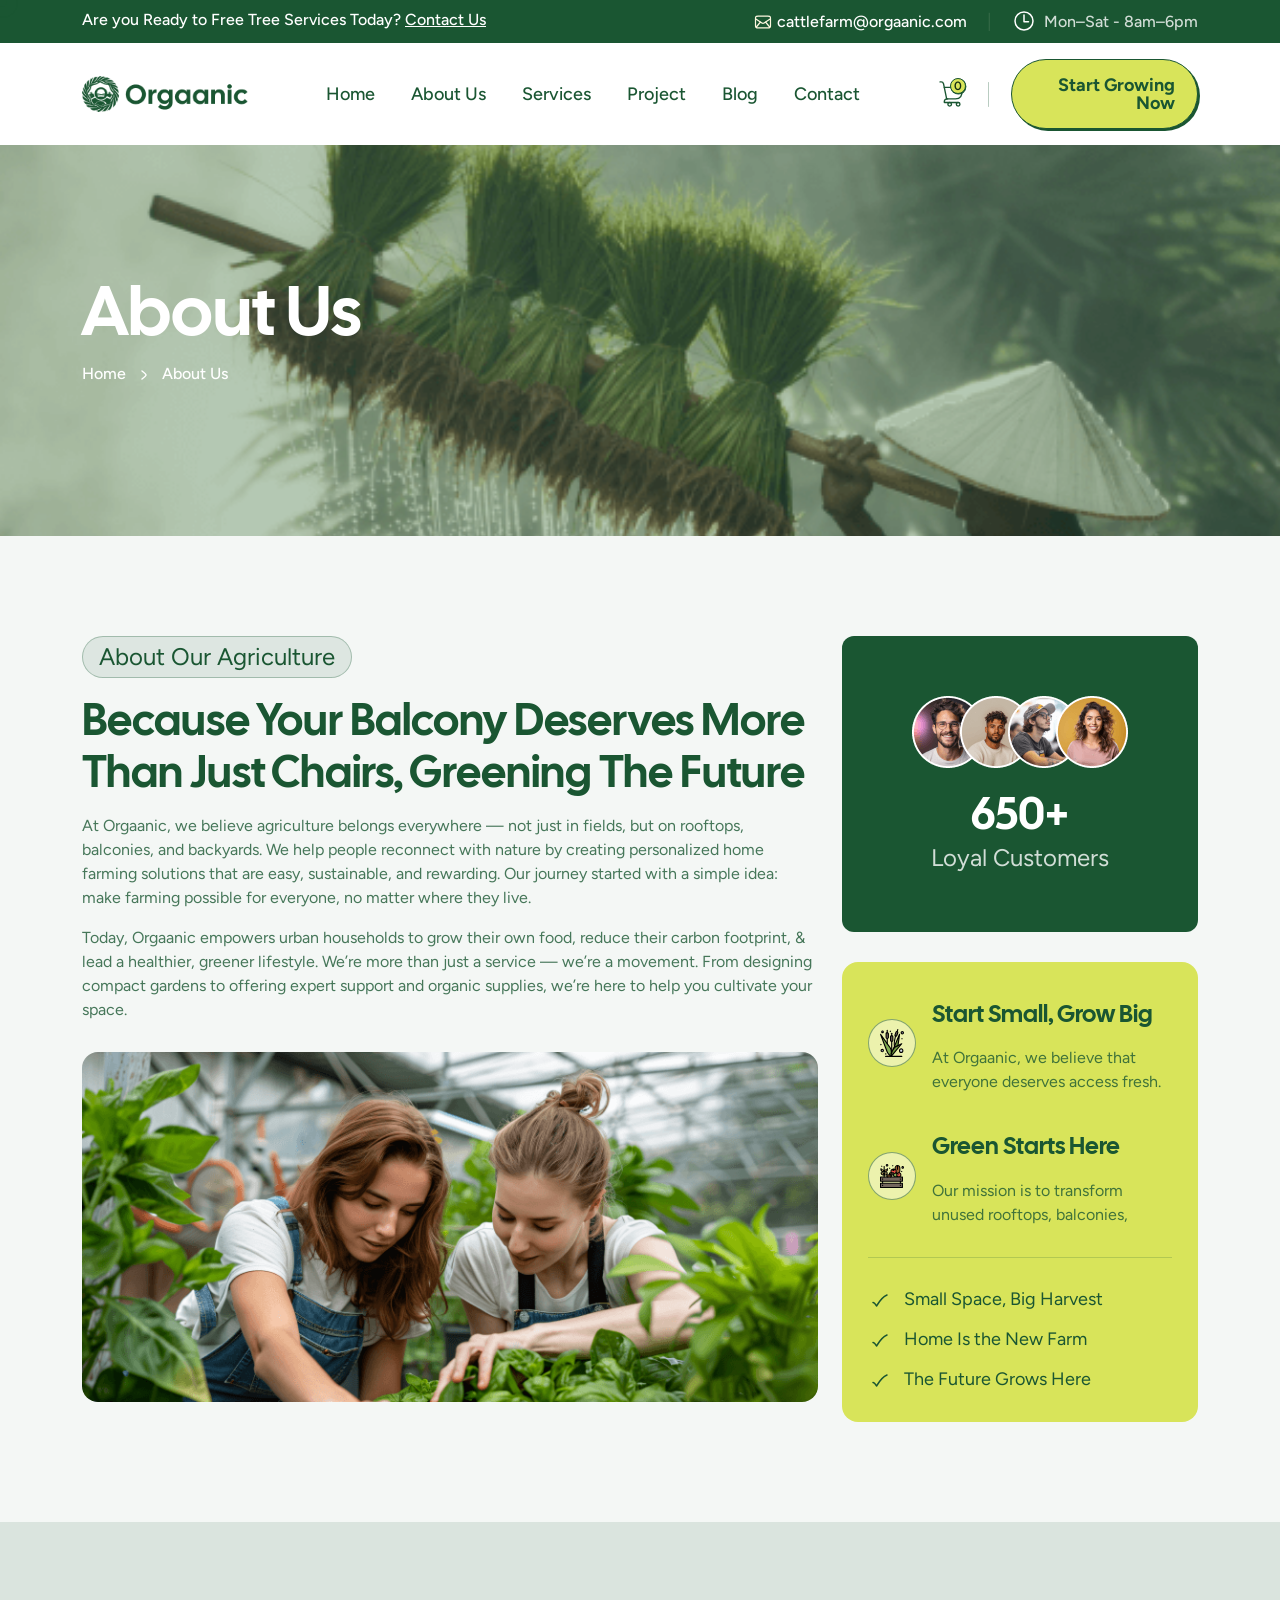
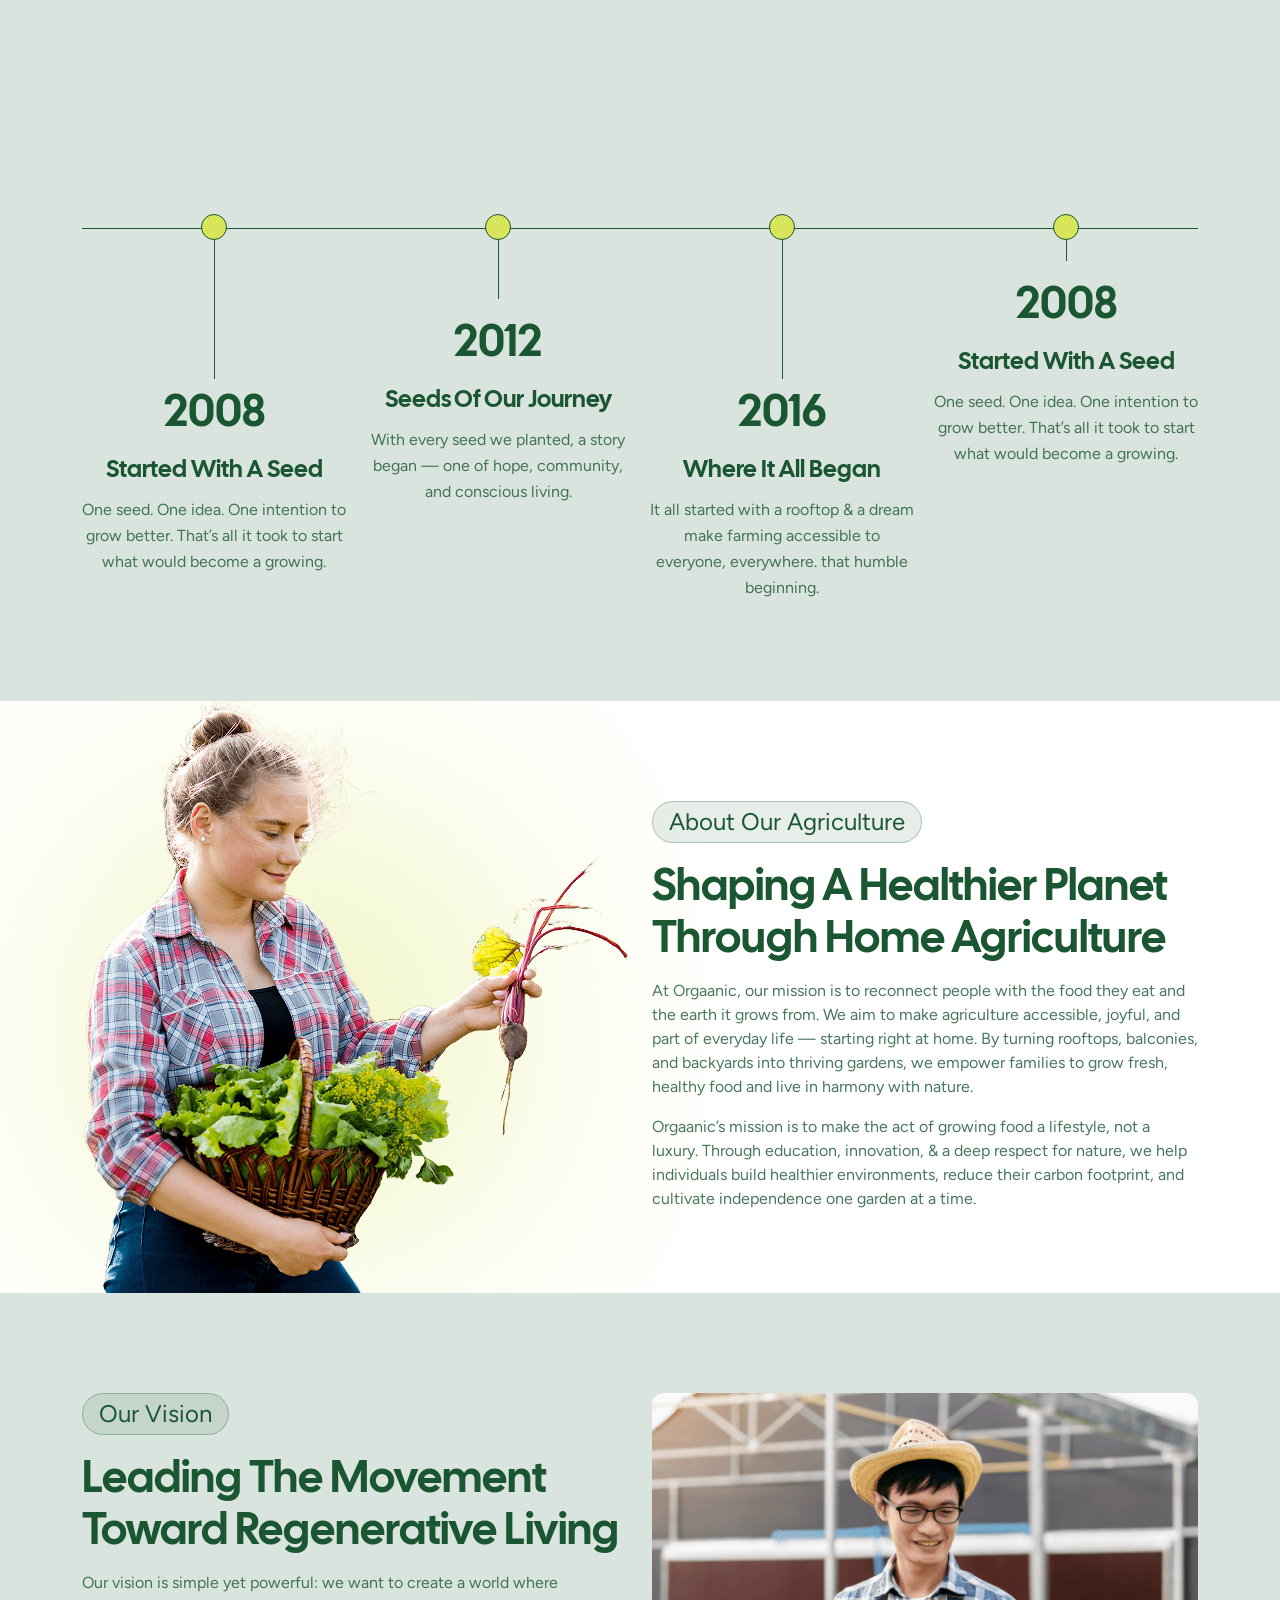
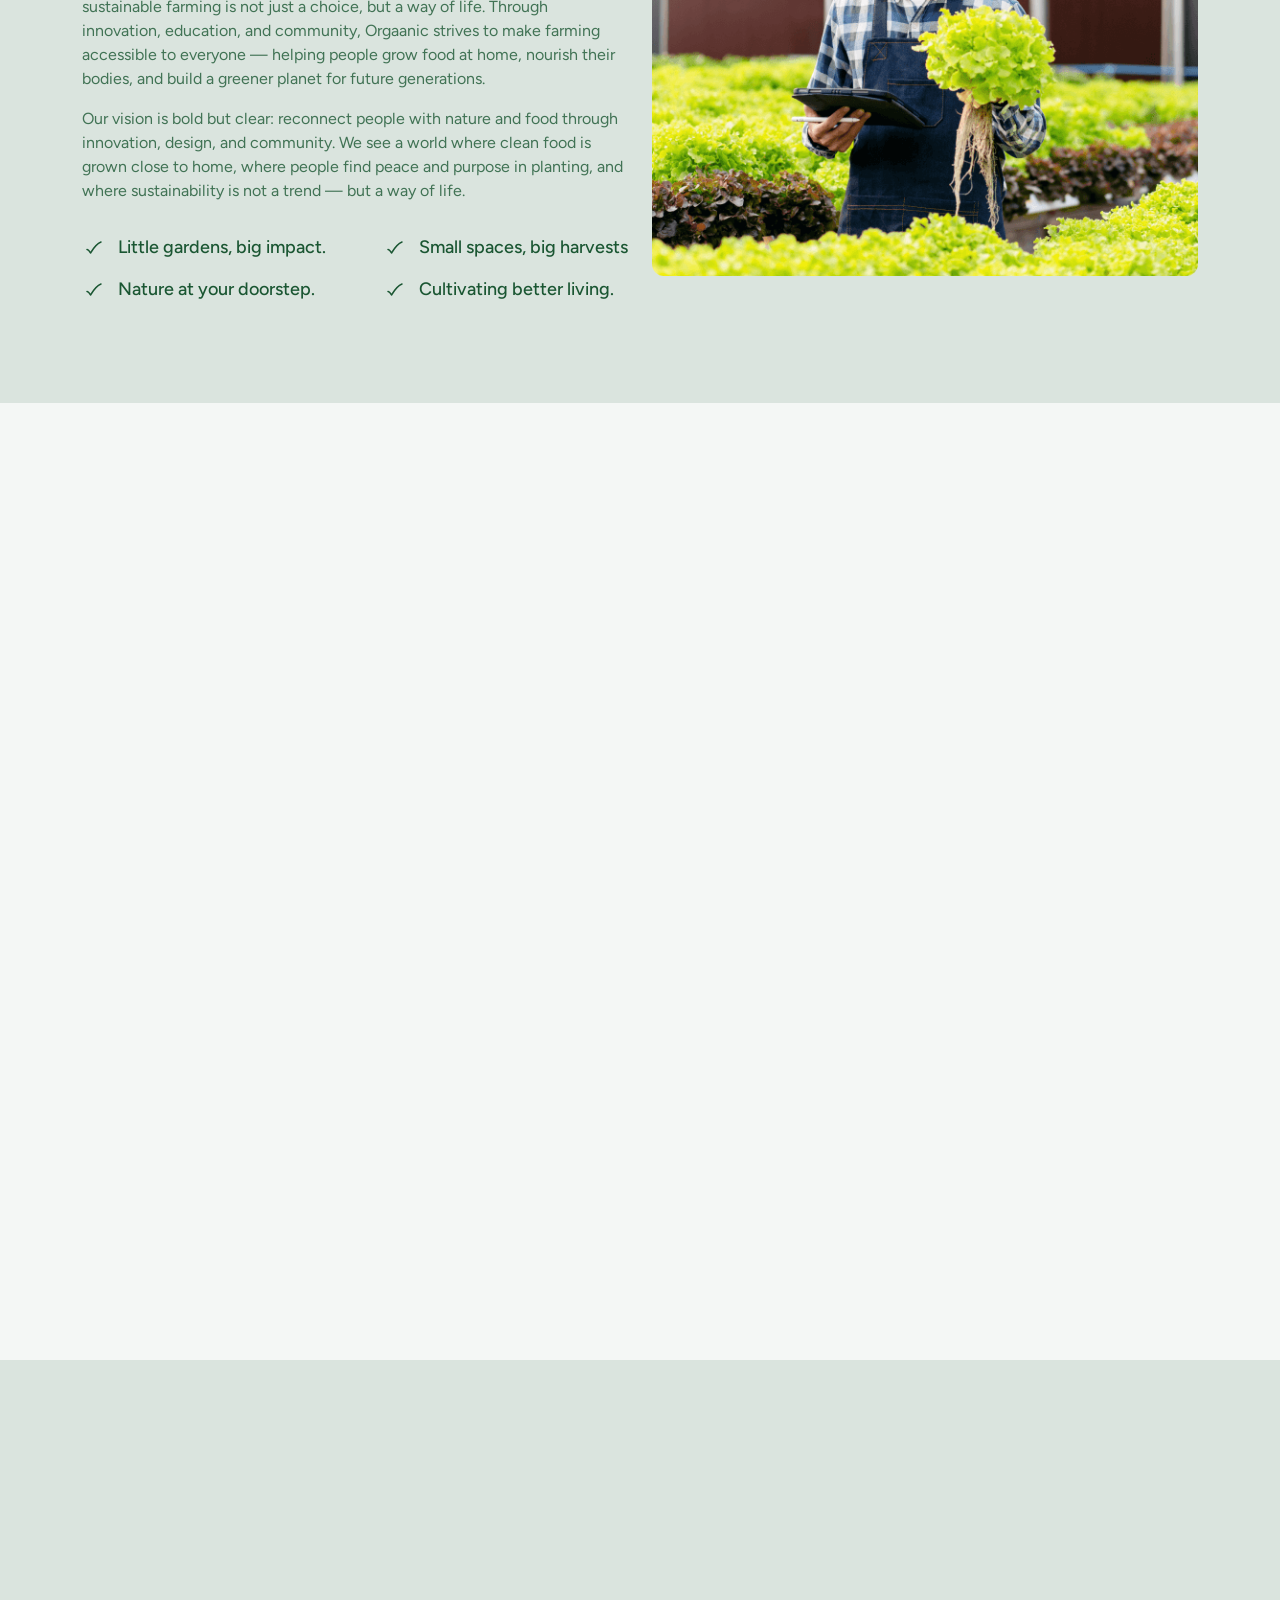
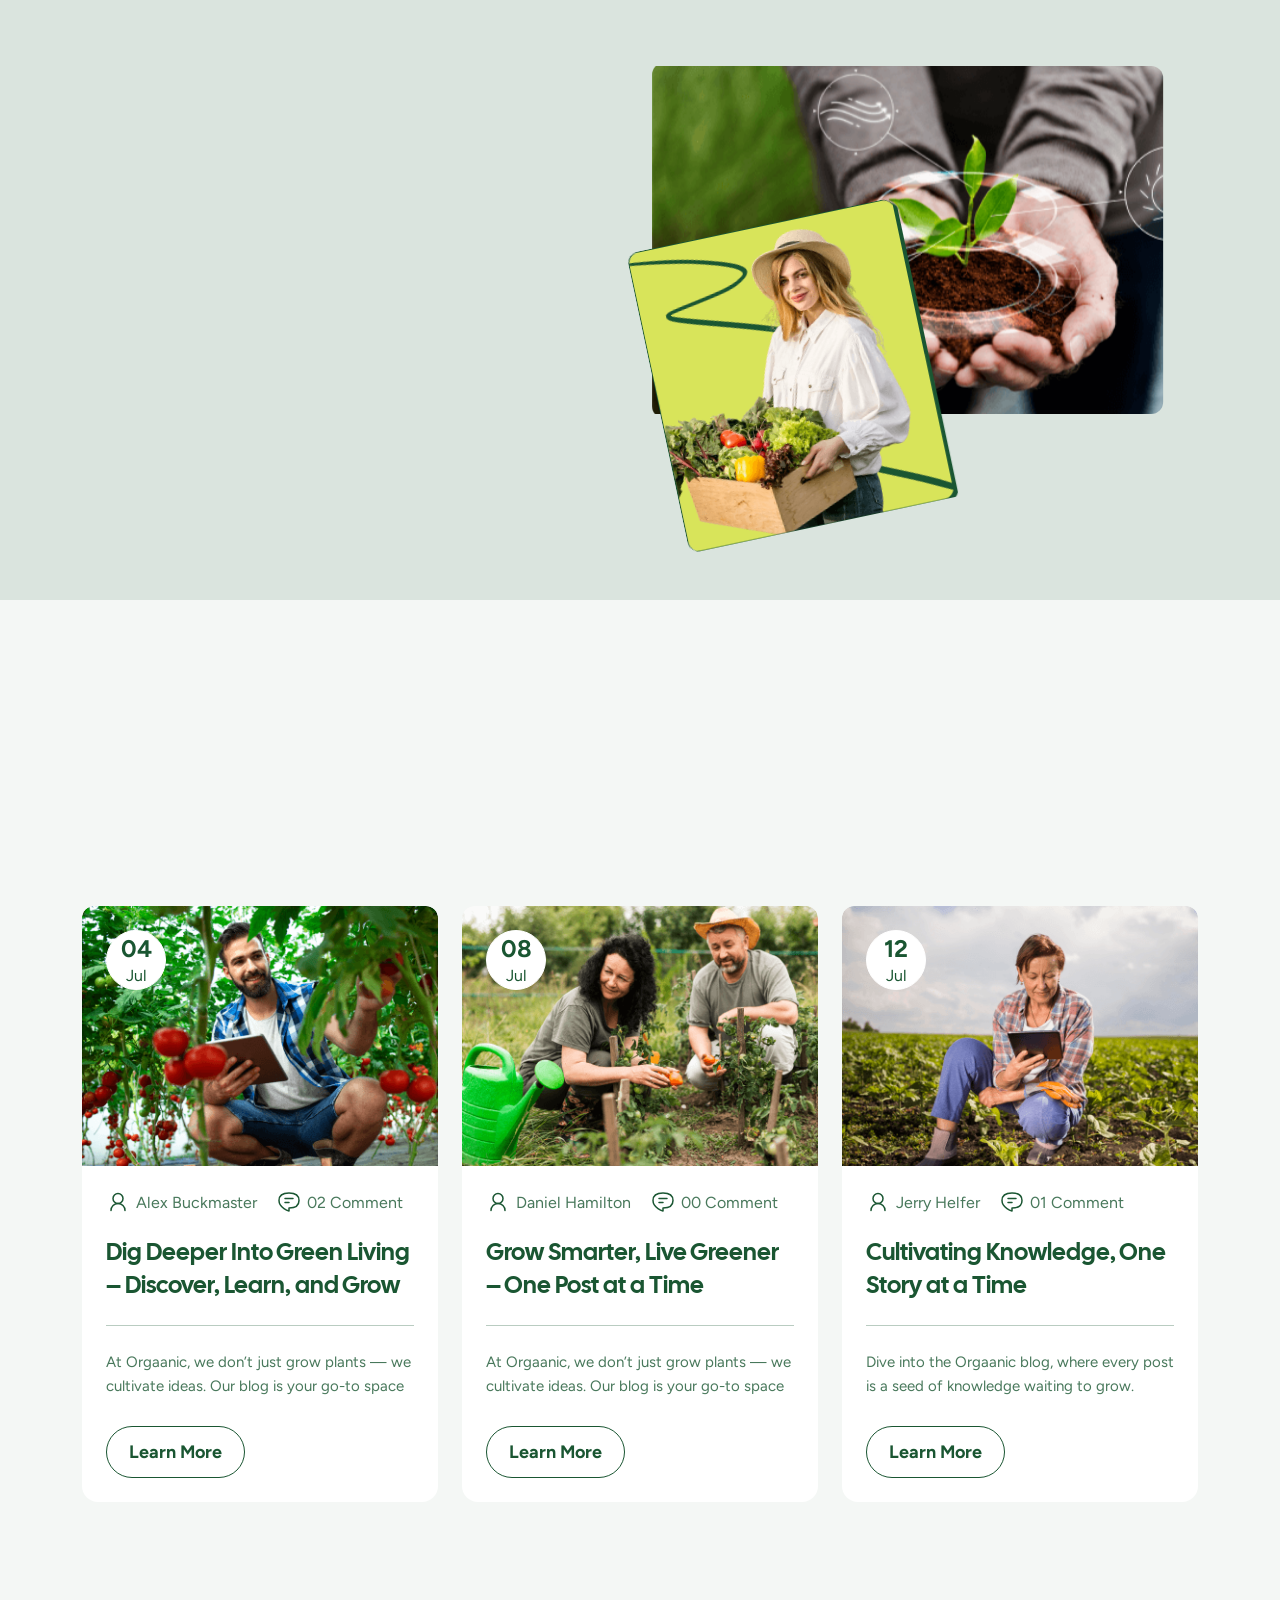
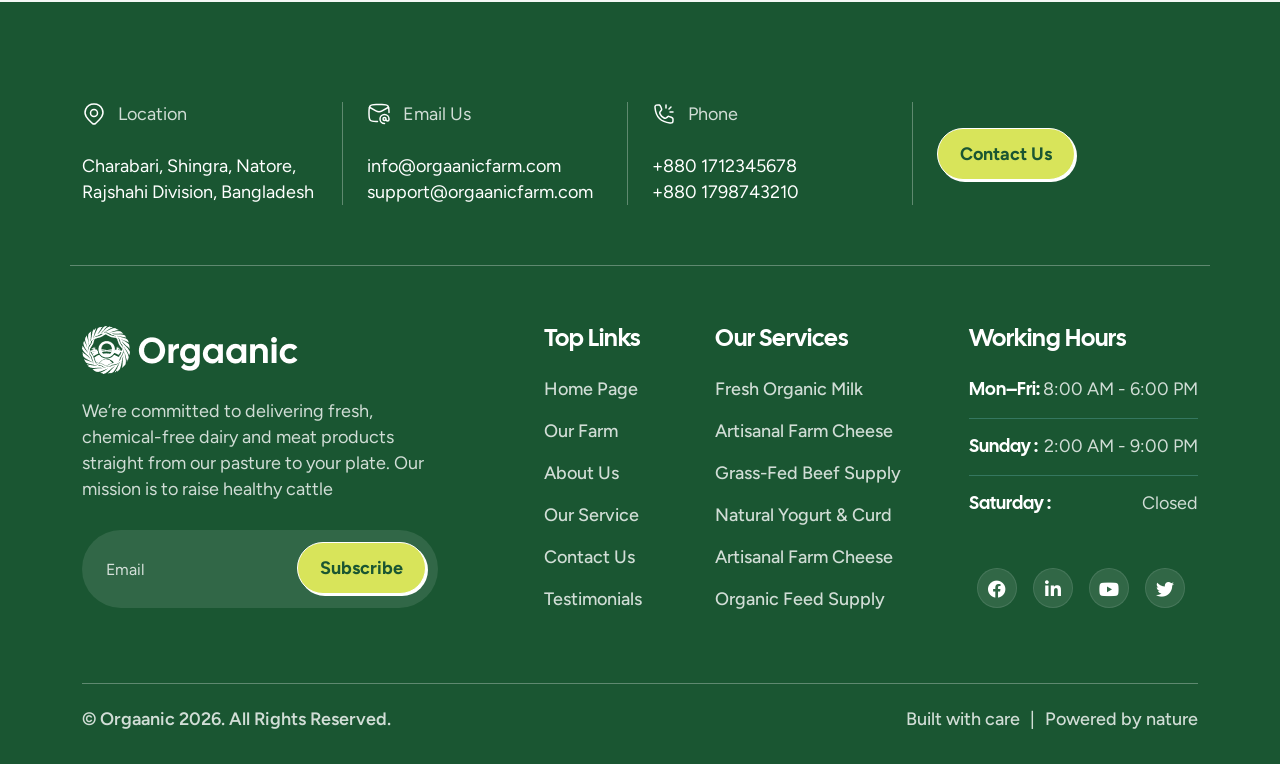
<file: about-us.html>
<!DOCTYPE html>
<html lang="en">



<head>
  <meta charset="UTF-8">
  <meta name="viewport" content="width=device-width, initial-scale=1.0">
  <title> Orgaanic- Agriculture and Organic Farm </title>

  <!--=====FAB ICON=======-->
  <link rel="shortcut icon" href="assets/img/logo/fav-logo1.png" type="image/x-icon">

  <!--===== CSS LINK =======-->
  <link rel="stylesheet" href="assets/css/plugins/bootstrap.min.css">
  <link rel="stylesheet" href="assets/css/plugins/aos.css">
  <link rel="stylesheet" href="assets/css/plugins/fontawesome.css">
  <link rel="stylesheet" href="assets/css/plugins/magnific-popup.css">
  <link rel="stylesheet" href="assets/css/plugins/owlcarousel.min.css">
  <link rel="stylesheet" href="assets/css/plugins/slick-slider.css">
  <link rel="stylesheet" href="assets/css/plugins/nice-select.css">
  <link rel="stylesheet" href="assets/css/plugins/swiper.min.css">
  <link rel="stylesheet" href="assets/css/main.css">

  <!--=====  JS SCRIPT LINK =======-->
  <script src="assets/js/plugins/jquery-3-7-1.min.js"></script>
</head>

<body> 


  <!--===== PRELODER STARTS=======-->

  <!-- <div class="preloader">
    <div class="loading-container">
      <div class="loading"></div>
      <div id="loading-icon"><img src="assets/img/logo/preloader.png" alt=""></div>
    </div>
  </div> -->

  <!--===== PRELODER ENDS=======-->

  <!--===== PROGRESS STARTS=======-->
  <!-- <div class="paginacontainer">
    <div class="progress-wrap">
      <svg class="progress-circle svg-content" width="100%" height="100%" viewBox="-1 -1 102 102">
        <path d="M50,1 a49,49 0 0,1 0,98 a49,49 0 0,1 0,-98" />
      </svg>
    </div>
  </div> -->
  <!--===== PROGRESS ENDS=======-->

 <!--===== MOBILE HEADER STARTS =======-->
  <div class="homepage1-body">
    <div class="vl-offcanvas">
      <div class="vl-offcanvas-wrapper">
        <div class="vl-offcanvas-header d-flex justify-content-between align-items-center mb-90">
          <div class="vl-offcanvas-logo">
            <a href="index.html"><img src="assets/img/footer/footer1-logo.png" alt=""></a>
          </div>
          <div class="vl-offcanvas-close">
            <button class="vl-offcanvas-close-toggle"><i class="fa-solid fa-xmark"></i></button>
          </div>
        </div>

        <div class="vl-offcanvas-menu d-xl-none mb-40">
          <nav></nav>
        </div>

        <div class="space20"></div>
        <div class="vl-offcanvas-info">
          <h3 class="vl-offcanvas-sm-title">Contact Us</h3>
          <div class="space20"></div>
          <span><a href="#"> <i class="fa-regular fa-envelope"></i> cattlefarm@orgaanic.com</a></span>
          <span><a href="tel:8801712345678"><i class="fa-solid fa-phone"></i> +880 1712345678</a></span>
          <span><a href="#"><i class="fa-solid fa-location-dot"></i> Charabari, Shingra, Natore, Rajshahi ,
              Bangladesh</a></span>
        </div>
        <div class="space20"></div>
        <div class="vl-offcanvas-social">
          <h3 class="vl-offcanvas-sm-title">Follow Us</h3>
          <div class="space20"></div>
          <a href="#"><i class="fab fa-facebook-f"></i></a>
          <a href="#"><i class="fab fa-twitter"></i></a>
          <a href="#"><i class="fab fa-linkedin-in"></i></a>
          <a href="#"><i class="fab fa-instagram"></i></a>
        </div>

      </div>
    </div>
    <div class="vl-offcanvas-overlay"></div>
  </div>
  <!--===== MOBILE HEADER STARTS =======-->



  <!--=====HEADER START=======-->
  <header class="homepage6-body">
    <div class="vl-header-area vl-transparent-header " id="vl-header-sticky">
      <div class="header-top-area header6-top-bg d-lg-block d-none">
        <div class="container">
          <div class="row">
            <div class="col-xl-12">
              <div class="header-top-main">
                <ul class="header-location">
                  <li>
                    <a class="clr-white" href="#">Are you Ready to Free Tree Services Today? <span>Contact Us</span></a>
                  </li>
                </ul>
                <div class="header-phn-area">
                  <a class="header-phn-mail clr-white" href="#"><svg xmlns="http://www.w3.org/2000/svg" width="20"
                      height="20" viewBox="0 0 20 20" fill="none">
                      <path
                        d="M3.33333 15.0052L7.5 10.0052M16.6667 15.0052L12.5 10.0052M2.5 6.67188L8.52083 10.6857C9.05542 11.0421 9.32267 11.2204 9.61158 11.2895C9.86692 11.3508 10.1331 11.3508 10.3884 11.2895C10.6773 11.2204 10.9446 11.0421 11.4792 10.6857L17.5 6.67188M5.16667 15.8385H14.8333C15.7667 15.8385 16.2335 15.8385 16.59 15.6569C16.9036 15.4971 17.1586 15.2421 17.3183 14.9285C17.5 14.572 17.5 14.1053 17.5 13.1719V6.83854C17.5 5.90512 17.5 5.43841 17.3183 5.08189C17.1586 4.76828 16.9036 4.51332 16.59 4.35353C16.2335 4.17187 15.7667 4.17188 14.8333 4.17188H5.16667C4.23325 4.17188 3.76653 4.17187 3.41002 4.35353C3.09641 4.51332 2.84144 4.76828 2.68166 5.08189C2.5 5.43841 2.5 5.90512 2.5 6.83854V13.1719C2.5 14.1053 2.5 14.572 2.68166 14.9285C2.84144 15.2421 3.09641 15.4971 3.41002 15.6569C3.76653 15.8385 4.23324 15.8385 5.16667 15.8385Z"
                        stroke="#FEF8E0" stroke-width="1.2" stroke-linecap="round" stroke-linejoin="round" />
                    </svg>cattlefarm@orgaanic.com</a>
                  <span class="header-top-line">|</span>
                  <a href="#" class="header-time header6-time"><svg xmlns="http://www.w3.org/2000/svg" width="24"
                      height="24" viewBox="0 0 24 24" fill="none">
                      <path
                        d="M12 3C7.03125 3 3 7.03125 3 12C3 16.9688 7.03125 21 12 21C16.9688 21 21 16.9688 21 12C21 7.03125 16.9688 3 12 3Z"
                        stroke="white" stroke-width="1.5" stroke-miterlimit="10" />
                      <path d="M12 6V12.75H16.5" stroke="white" stroke-width="1.5" stroke-linecap="round"
                        stroke-linejoin="round" />
                    </svg> Mon–Sat - 8am–6pm </a>
                </div>
              </div>
            </div>
          </div>
        </div>
      </div>
      <div class="vl-header-content-area white-bg">
        <div class="container">
          <div class="row align-items-center">
            <div class="col-xl-2 col-md-6 col-6">
              <div class="vl-logo">
                <a href="index.html"><img src="assets/img/logo/logo-hm6.png" alt=""></a>
              </div>
            </div>
            <div class="col-xl-7 d-none d-xl-block">
              <div class="vl-main-menu text-center">
                <nav class="vl-mobile-menu-active vl-menu-hm6-fxr">
                  <ul>
                      <li><a href="index.html">Home</a></li>
                      <li><a href="about-us.html">About Us</a></li>
                      <li><a href="service.html">Services</a></li>
                      <li><a href="project.html">Project</a></li>
                      <li><a href="blog.html">Blog</a></li>
                      <li><a href="contact.html">Contact</a></li>
                    <!-- <li class="has-dropdown">
                      <a href="#">Home <span><i class=<li><a href="index.html">Home</a></li>
                      <li><a href="about-us.html">About Us</a></li>
                      <li><a href="service.html">Services</a></li>
                      <li><a href="project.html">Project</a></li>
                      <li><a href="blog.html">Blog</a></li>
                      <li><a href="contact.html">Contact</a></li>"fa-solid fa-angle-down d-xl-inline d-none"></i></span></a>
                      <ul class="sub-menu">
                        <li><a href="index.html">Home Style 01</a></li>
                        <li><a href="index-2.html">Home Style 02</a></li>
                        <li><a href="index-3.html">Home Style 03</a></li>
                        <li><a href="index-4.html">Home Style 04</a></li>
                        <li><a href="index-5.html">Home Style 05</a></li>
                        <li><a href="index-6.html">Home Style 06</a></li>
                        <li><a href="index-7.html">Home Style 07</a></li>
                        <li><a href="index-8.html">Home Style 08</a></li>
                        <li><a href="index-9.html">Home Style 09</a></li>
                        <li><a href="index-10.html">Home Style 10</a></li>
                      </ul>
                    </li>
                    <li class="has-dropdown">
                      <a href="#">Pages <span><i class="fa-solid fa-angle-down d-xl-inline d-none"></i></span></a>
                      <ul class="sub-menu">
                        <li><a href="about-us.html">About Us</a></li>
                        <li><a href="team.html">Our Team</a></li>
                        <li><a href="team-single.html">Team Details</a></li>
                        <li><a href="testimonials.html">Testimonials</a></li>
                        <li><a href="contact.html">Contact Us</a></li>
                        <li><a href="error-404.html">404</a></li>
                      </ul>
                    </li>
                    <li><a href="#">Service <span><i class="fa-solid fa-angle-down d-xl-inline d-none"></i></span></a>
                      <ul class="sub-menu">
                        <li><a href="service.html">Our Service</a></li>
                        <li><a href="#" class="span-arrow">Service Details <span><i
                                class="fa-solid fa-angle-right d-xl-inline-block d-none"></i></span></a>
                          <ul class="sub-menu menu1">
                            <li><a href="service-left.html">Service Left</a></li>
                            <li><a href="service-right.html">Service Right</a></li>
                            <li><a href="service-single.html">Service Single</a></li>
                          </ul>
                        </li>
                      </ul>
                    </li>

                    <li><a href="#">Projects <span><i class="fa-solid fa-angle-down d-xl-inline d-none"></i></span></a>
                      <ul class="sub-menu">
                        <li><a href="project.html">Our Project</a></li>
                        <li><a href="#" class="span-arrow">Project Details <span><i
                                class="fa-solid fa-angle-right d-xl-inline-block d-none"></i></span></a>
                          <ul class="sub-menu menu1">
                            <li><a href="project-left.html">Project Left</a></li>
                            <li><a href="project-right.html">Project Right</a></li>
                            <li><a href="projects-single.html">Project Single</a></li>
                          </ul>
                        </li>
                      </ul>
                    </li>
                    <li><a href="#"> Blog <span><i class="fa-solid fa-angle-down d-xl-inline d-none"></i></span></a>
                      <ul class="sub-menu">
                        <li><a href="blog.html">Our Blog</a></li>
                        <li><a href="#" class="span-arrow">Blog Details <span><i
                                class="fa-solid fa-angle-right d-xl-inline-block d-none"></i></span></a>
                          <ul class="sub-menu menu1">
                            <li><a href="blog-left.html">Blog Left</a></li>
                            <li><a href="blog-right.html">Blog Right</a></li>
                            <li><a href="blog-single.html">Blog Single</a></li>
                          </ul>
                        </li>
                      </ul>
                    </li>
                    <li><a href="contact.html">Contact</a></li> -->
                  </ul>
                </nav>
              </div>
            </div>
            <div class="col-xl-3 col-md-6 col-6">
              <div class="vl-menu-sidebar-area">
                <div class="sidebar-cart sidebar-cart6">
                  <img src="assets/img/icon/cart-icon-hm6.svg" alt="">
                  <span><a href="#">0</a></span>
                </div>
                <div class="menu-line"><svg xmlns="http://www.w3.org/2000/svg" width="1" height="25" viewBox="0 0 1 25"
                    fill="none">
                    <path d="M0.5 0.5L0.499999 24.5" stroke="#1A5632" stroke-opacity="0.3" stroke-linecap="round" />
                  </svg></div>
                <div class="vl-header-btn d-none d-xl-block text-end">
                  <div class="header6-btn">
                    <a href="contact.html" class="btn-home6">Start Growing Now</a>
                  </div>
                </div>


                <div class="vl-header-action-item d-block d-xl-none">
                  <button type="button" class="vl-offcanvas-toggle">
                    <i class="fa-solid fa-bars-staggered"></i>
                  </button>
                </div>
              </div>
            </div>
          </div>
        </div>
      </div>
    </div>
  </header>
  <!--=====HEADER END =======-->




  <!--===== HERO START =======-->
  <div class="vl-hero-inner-area parallaxie" style="background-image: url(assets/img/hero/about-us-inr-herothumb.png); background-position: center; background-size: cover; background-repeat: no-repeat;">
    <div class="container">
      <div class="row">
        <div class="col-xl-6">
          <div class="inner-hero-info">
            <h2>About Us</h2>
            <div class="space16"></div>
            <ul>
              <li><a href="index.html">Home</a></li>
              <li><img src="assets/img/icon/arrow-right-inner.svg" alt=""></li>
              <li><a class="aboutus_titlefix" href="#">About Us</a></li>
            </ul>
          </div>
        </div>
      </div>
    </div>
  </div>
  <!--===== HERO END =======-->





  <!--===== ABOUT START =======-->
  <div class="vl-about-inner-area sp1">
    <div class="container">
      <div class="row">
        <div class="col-xl-8">
          <div class="vl-about-inner-info">
            <div class="vl-about-inner-heading">
              <h3>About Our Agriculture</h3>
              <div class="space16"></div>
              <h2>Because Your Balcony Deserves More Than Just Chairs, Greening the Future</h2>
              <div class="space16"></div>
              <p>At Orgaanic, we believe agriculture belongs everywhere — not just in fields, but on rooftops,
                balconies, and backyards. We help people reconnect with nature by creating personalized home farming
                solutions that are easy, sustainable, and rewarding. Our journey started with a simple idea: make
                farming possible for everyone, no matter where they live.</p>
              <div class="space16"></div>
              <p> Today, Orgaanic empowers urban households to grow their own food, reduce their carbon footprint, &
                lead a healthier, greener lifestyle. We’re more than just a service — we’re a movement. From designing
                compact gardens to offering expert support and organic supplies, we’re here to help you cultivate your
                space.</p>
            </div>
            <div class="space30"></div>
            <div class="vl-about-inner-thumb reveal image-anime lg-mb20">
              <img src="assets/img/about/about-us-inr-thumb.png" alt="">
            </div>
          </div>
        </div>
        <div class="col-xl-4">
          <div class="vl-about-inner-content">
            <div class="vl-about-inner-author">
              <img src="assets/img/about/about-inner-author.png" alt="">
              <div class="space24"></div>
              <h2><span class="counter">5000</span>+</h2>
              <div class="space8"></div>
              <p>Loyal Customers</p>
            </div>
            <div class="vl-about-inner-items-info">
              <div class="vl-about-inner-items-content">
                <div class="logos">
                  <img src="assets/img/icon/about6-icon(1).svg" alt="">
                </div>
                <div class="text_content">
                  <h2><a href="#">Start Small, Grow Big</a></h2>
                  <div class="space16"></div>
                  <p>At Orgaanic, we believe that <br> everyone deserves access fresh.</p>
                </div>
              </div>
              <div class="vl-about-inner-items-content">
                <div class="logos">
                  <img src="assets/img/icon/about6-icon(2).svg" alt="">
                </div>
                <div class="text_content">
                  <h2><a href="#">Green Starts Here</a></h2>
                  <div class="space16"></div>
                  <p>Our mission is to transform <br> unused rooftops, balconies,</p>
                </div>
              </div>
              <div class="vl-about-inner-items-list">
                <ul>
                  <li><img src="assets/img/icon/tick-about-inr.svg" alt="">Small Space, Big Harvest</li>
                  <li><img src="assets/img/icon/tick-about-inr.svg" alt="">Home Is the New Farm</li>
                  <li><img src="assets/img/icon/tick-about-inr.svg" alt="">The Future Grows Here</li>
                </ul>
              </div>
            </div>
          </div>
        </div>
      </div>
    </div>
  </div>
  <!--===== ABOUT END =======-->


  <!--===== HISTORY START =======-->
  <div class="vl-history-inr-area sp1">
    <div class="container">
      <div class="row">
        <div class="team6-heading">
          <div class="service6-top">
            <div class="service6-top-left">
              <h3 data-aos="fade-right" data-aos-duration="900">Our History</h3>
              <div class="space16"></div>
              <h2 data-aos="fade-left" data-aos-duration="1000">The Story Behind <br>
                Orgaanic Farm</h2>
            </div>
            <div class="service6-top-right">
              <p class="text" data-aos="fade-left" data-aos-duration="1000">Orgaanic began with a simple idea: to bring
                <br> agriculture back to where people live. What <br> started as a passion project on a small
              </p>
            </div>
          </div>
        </div>
        <div class="space44"></div>
      </div>
      <div class="vl-history-inr-gwrap">
        <div class="vl-history-inr-gwrap-box">
          <h2>2008</h2>
          <div class="space24"></div>
          <h3>Started With A Seed</h3>
          <div class="space16"></div>
          <p>One seed. One idea. One intention to grow better. That’s all it took to start what would become a growing.
          </p>
        </div>
        <div class="vl-history-inr-gwrap-box">
          <h2>2012</h2>
          <div class="space24"></div>
          <h3>Seeds Of Our Journey</h3>
          <div class="space16"></div>
          <p>With every seed we planted, a story began — one of hope, community, and conscious living.</p>
        </div>
        <div class="vl-history-inr-gwrap-box">
          <h2>2016</h2>
          <div class="space24"></div>
          <h3>Where It All Began</h3>
          <div class="space16"></div>
          <p>It all started with a rooftop & a dream make farming accessible to everyone, everywhere. that humble
            beginning.</p>
        </div>
        <div class="vl-history-inr-gwrap-box">
          <h2>2008</h2>
          <div class="space24"></div>
          <h3>Started With A Seed</h3>
          <div class="space16"></div>
          <p>One seed. One idea. One intention to grow better. That’s all it took to start what would become a growing.
          </p>
        </div>
      </div>
    </div>
  </div>
  <!--===== HISTORY END =======-->



  <!--===== MISSION START =======-->
  <div class="vl-mission-area">
    <div class="vl-mission-thumb-bg">
      <img src="assets/img/shape/shape-mission-bg.png" alt="">
    </div>
    <div class="container">
      <div class="row">
        <div class="col-xl-6">
          <div class="vl-mission-img">
            <img src="assets/img/about/about-inr-mission-thumb.png" alt="">
          </div>
        </div>
        <div class="col-xl-6">
          <div class="vl-mission-info">
            <h3>About Our Agriculture</h3>
            <div class="space16"></div>
            <h2>Shaping a Healthier Planet Through Home Agriculture</h2>
            <div class="space16"></div>
            <p>At Orgaanic, our mission is to reconnect people with the food they eat and the earth it grows from. We
              aim to make agriculture accessible, joyful, and part of everyday life — starting right at home. By turning
              rooftops, balconies, and backyards into thriving gardens, we empower families to grow fresh, healthy food
              and live in harmony with nature.</p>
            <div class="space16"></div>
            <p>Orgaanic’s mission is to make the act of growing food a lifestyle, not a luxury. Through education,
              innovation, & a deep respect for nature, we help individuals build healthier environments, reduce their
              carbon footprint, and cultivate independence one garden at a time.</p>
          </div>
        </div>
      </div>
    </div>
  </div>
  <!--===== MISSION END =======-->


  <!--===== VISION START =======-->
  <div class="vl-vision-area sp1">
    <div class="container">
      <div class="row">
        <div class="col-xl-6">
          <div class="vl-vision-info">
            <h3>Our Vision</h3>
            <div class="space16"></div>
            <h2>Leading The Movement Toward Regenerative Living</h2>
            <div class="space16"></div>
            <p>Our vision is simple yet powerful: we want to create a world where sustainable farming is not just a
              choice, but a way of life. Through innovation, education, and community, Orgaanic strives to make farming
              accessible to everyone — helping people grow food at home, nourish their bodies, and build a greener
              planet for future generations.</p>
            <div class="space16"></div>
            <p>Our vision is bold but clear: reconnect people with nature and food through innovation, design, and
              community. We see a world where clean food is grown close to home, where people find peace and purpose in
              planting, and where sustainability is not a trend — but a way of life.</p>
            <div class="vl-vision-item">
              <div class="vl-vision-item-list">
                <ul>
                  <li><img src="assets/img/icon/tick-about-inr.svg" alt="">Little gardens, big impact.</li>
                  <li><img src="assets/img/icon/tick-about-inr.svg" alt="">Nature at your doorstep.</li>
                </ul>
              </div>
              <div class="vl-vision-item-list">
                <ul>
                  <li><img src="assets/img/icon/tick-about-inr.svg" alt="">Small spaces, big harvests</li>
                  <li><img src="assets/img/icon/tick-about-inr.svg" alt="">Cultivating better living.</li>
                </ul>
              </div>
            </div>
          </div>
        </div>
        <div class="col-xl-6">
          <div class="vl-vision-thumb">
            <img src="assets/img/about/vision-about-inr.png" alt="">
          </div>
        </div>
      </div>
    </div>
  </div>
  <!--===== VISION END =======-->


  <!--===== TEAM START =======-->
  <div class="vl-team6-area inner-about-team sp1">
    <div class="container">
      <div class="row">
        <div class="team6-heading">
          <div class="service6-top">
            <div class="service6-top-left">
              <h3 data-aos="fade-right" data-aos-duration="900">Our Team</h3>
              <div class="space16"></div>
              <h2 data-aos="fade-left" data-aos-duration="1000">Meet the Minds <br> Behind
                Orgaanic</h2>
            </div>
            <div class="service6-top-right">
              <p class="text" data-aos="fade-left" data-aos-duration="1000">At Orgaanic, we’re more than just a company
                <br> — we’re a team of passionate agriculturists, <br>
                designers, and eco-enthusiasts dedicated
              </p>
            </div>
          </div>
        </div>
        <div class="space44"></div>
        <div class="swiper myteam6" data-aos="zoom-out" data-aos-duration="1000">
          <div class="swiper-wrapper">
            <div class="swiper-slide">
              <div class="team6-area-box">
                <div class="team6-thumb">
                  <div class="team6-img  case_img_anime">
                    <img src="assets/img/team/team6-thumb(1).png" alt="">
                    <img src="assets/img/team/team6-thumb(1).png" alt="">
                  </div>
                  <div class="team6-content">
                    <h3><a href="#">Alex Buckmaster</a></h3>
                    <div class="space16"></div>
                    <p>Tam's Stationers</p>
                  </div>
                  <div class="team6-social">
                    <ul>
                      <li><a href="#"><i class="fa-brands fa-facebook"></i></a></li>
                      <li><a href="#"><i class="fa-brands fa-linkedin-in"></i></a></li>
                      <li><a href="#"><i class="fa-brands fa-twitter"></i></a></li>
                      <li><a href="#"><i class="fa-brands fa-youtube"></i></a></li>
                    </ul>
                  </div>
                </div>

              </div>
            </div>
            <div class="swiper-slide">
              <div class="team6-area-box">
                <div class="team6-thumb">
                  <div class="team6-img case_img_anime">
                    <img src="assets/img/team/team6-thumb(2).png" alt="">
                    <img src="assets/img/team/team6-thumb(2).png" alt="">
                  </div>
                  <div class="team6-content">
                    <h3><a href="#">Alex Buckmaster</a></h3>
                    <div class="space16"></div>
                    <p>Tam's Stationers</p>
                  </div>
                  <div class="team6-social">
                    <ul>
                      <li><a href="#"><i class="fa-brands fa-facebook"></i></a></li>
                      <li><a href="#"><i class="fa-brands fa-linkedin-in"></i></a></li>
                      <li><a href="#"><i class="fa-brands fa-twitter"></i></a></li>
                      <li><a href="#"><i class="fa-brands fa-youtube"></i></a></li>
                    </ul>
                  </div>
                </div>

              </div>
            </div>
            <div class="swiper-slide">
              <div class="team6-area-box">
                <div class="team6-thumb">
                  <div class="team6-img case_img_anime">
                    <img src="assets/img/team/team6-thumb(3).png" alt="">
                    <img src="assets/img/team/team6-thumb(3).png" alt="">
                  </div>
                  <div class="team6-content">
                    <h3><a href="#">Alex Buckmaster</a></h3>
                    <div class="space16"></div>
                    <p>Tam's Stationers</p>
                  </div>
                  <div class="team6-social">
                    <ul>
                      <li><a href="#"><i class="fa-brands fa-facebook"></i></a></li>
                      <li><a href="#"><i class="fa-brands fa-linkedin-in"></i></a></li>
                      <li><a href="#"><i class="fa-brands fa-twitter"></i></a></li>
                      <li><a href="#"><i class="fa-brands fa-youtube"></i></a></li>
                    </ul>
                  </div>
                </div>

              </div>
            </div>
            <div class="swiper-slide">
              <div class="team6-area-box">
                <div class="team6-thumb">
                  <div class="team6-img case_img_anime">
                    <img src="assets/img/team/team6-thumb(1).png" alt="">
                    <img src="assets/img/team/team6-thumb(1).png" alt="">
                  </div>
                  <div class="team6-content">
                    <h3><a href="#">Alex Buckmaster</a></h3>
                    <div class="space16"></div>
                    <p>Tam's Stationers</p>
                  </div>
                  <div class="team6-social">
                    <ul>
                      <li><a href="#"><i class="fa-brands fa-facebook"></i></a></li>
                      <li><a href="#"><i class="fa-brands fa-linkedin-in"></i></a></li>
                      <li><a href="#"><i class="fa-brands fa-twitter"></i></a></li>
                      <li><a href="#"><i class="fa-brands fa-youtube"></i></a></li>
                    </ul>
                  </div>
                </div>

              </div>
            </div>
            <div class="swiper-slide">
              <div class="team6-area-box">
                <div class="team6-thumb">
                  <div class="team6-img case_img_anime">
                    <img src="assets/img/team/team6-thumb(2).png" alt="">
                    <img src="assets/img/team/team6-thumb(2).png" alt="">
                  </div>
                  <div class="team6-content">
                    <h3><a href="#">Alex Buckmaster</a></h3>
                    <div class="space16"></div>
                    <p>Tam's Stationers</p>
                  </div>
                  <div class="team6-social">
                    <ul>
                      <li><a href="#"><i class="fa-brands fa-facebook"></i></a></li>
                      <li><a href="#"><i class="fa-brands fa-linkedin-in"></i></a></li>
                      <li><a href="#"><i class="fa-brands fa-twitter"></i></a></li>
                      <li><a href="#"><i class="fa-brands fa-youtube"></i></a></li>
                    </ul>
                  </div>
                </div>

              </div>
            </div>
            <div class="swiper-slide">
              <div class="team6-area-box">
                <div class="team6-thumb">
                  <div class="team6-img case_img_anime">
                    <img src="assets/img/team/team6-thumb(3).png" alt="">
                    <img src="assets/img/team/team6-thumb(3).png" alt="">
                  </div>
                  <div class="team6-content">
                    <h3><a href="#">Alex Buckmaster</a></h3>
                    <div class="space16"></div>
                    <p>Tam's Stationers</p>
                  </div>
                  <div class="team6-social">
                    <ul>
                      <li><a href="#"><i class="fa-brands fa-facebook"></i></a></li>
                      <li><a href="#"><i class="fa-brands fa-linkedin-in"></i></a></li>
                      <li><a href="#"><i class="fa-brands fa-twitter"></i></a></li>
                      <li><a href="#"><i class="fa-brands fa-youtube"></i></a></li>
                    </ul>
                  </div>
                </div>

              </div>
            </div>
          </div>
        </div>

        <div class="team6-arrow">
          <div class="next-arrow mr-12" data-aos="fade-right" data-aos-duration="900">
            <a href="#"><img src="assets/img/icon/arrow-left-testi06.svg" alt=""></a>
          </div>
          <div class="prev-arrow" data-aos="fade-left" data-aos-duration="900">
            <a href="#"><img src="assets/img/icon/arrow-right-testi06.svg" alt=""></a>
          </div>
        </div>

      </div>
    </div>
  </div>

  <!--===== TEAM END =======-->


  <!--===== Testimonials area start =======-->
  <div class="vl-testimonial6-area inner-testimo-bg sp1">
    <div class="container">
      <div class="row">
        <div class="testimonial6-heading">
          <div class="service6-top">
            <div class="service6-top-left">
              <h3 data-aos="fade-right" data-aos-duration="900">Testimonials</h3>
              <div class="space16"></div>
              <h2 data-aos="fade-left" data-aos-duration="1000">Trusted by Green-
                <br>Thinking Families
              </h2>
            </div>
            <div class="service6-top-right">
              <p class="text-effect" data-aos="fade-left" data-aos-duration="1000">At Orgaanic, we take pride in turning
                ordinary <br> spaces into thriving green ecosystems. From <br>
                balconies and rooftops to backyards</p>
            </div>
          </div>
        </div>
        <div class="space44"></div>
        <div class="col-xl-6">
          <!-- Swiper -->
          <div class="swiper mytestimo6" data-aos="zoom-out" data-aos-duration="1000">
            <div class="swiper-wrapper">
              <div class="swiper-slide">
                <div class="testimonial6-info">
                  <div class="product_star testimonial6_star">
                    <ul>
                      <li><a href="#"><i class="fa-solid fa-star"></i></a></li>
                      <li><a href="#"><i class="fa-solid fa-star"></i></a></li>
                      <li><a href="#"><i class="fa-solid fa-star"></i></a></li>
                      <li><a href="#"><i class="fa-solid fa-star"></i></a></li>
                      <li><a href="#"><i class="fa-solid fa-star"></i></a></li>
                    </ul>
                  </div>
                  <div class="space24"></div>
                  <p class="testimonial6-text">“I never imagined our rooftop could become thriving green space. Orgaanic
                    didn’t just give us a garden they gave us a new way of living. My mornings now start with harvesting
                    fresh vegetables, my children are more connected to nature than ever before.”</p>
                  <div class="space38"></div>
                  <div class="testimonial6-bottom">
                    <div class="testimonial6-user">
                      <h3><a href="#">Alex Buckmaster</a></h3>
                      <div class="space16"></div>
                      <p>Tam's Stationers</p>
                    </div>
                    <div class="testimonial6-arrow ">
                      <div class="next-arrow mr-12">
                        <a href="#"><img src="assets/img/icon/arrow-left-testi06.svg" alt=""></a>
                      </div>
                      <div class="prev-arrow">
                        <a href="#"><img src="assets/img/icon/arrow-right-testi06.svg" alt=""></a>
                      </div>
                    </div>
                  </div>
                </div>
              </div>
              <div class="swiper-slide">
                <div class="testimonial6-info">
                  <div class="product_star testimonial6_star">
                    <ul>
                      <li><a href="#"><i class="fa-solid fa-star"></i></a></li>
                      <li><a href="#"><i class="fa-solid fa-star"></i></a></li>
                      <li><a href="#"><i class="fa-solid fa-star"></i></a></li>
                      <li><a href="#"><i class="fa-solid fa-star"></i></a></li>
                      <li><a href="#"><i class="fa-solid fa-star"></i></a></li>
                    </ul>
                  </div>
                  <div class="space24"></div>
                  <p class="testimonial6-text">“I never imagined our rooftop could become thriving green space. Orgaanic
                    didn’t just give us a garden they gave us a new way of living. My mornings now start with harvesting
                    fresh vegetables, my children are more connected to nature than ever before.”</p>
                  <div class="space38"></div>
                  <div class="testimonial6-bottom">
                    <div class="testimonial6-user">
                      <h3><a href="#">Alex Buckmaster</a></h3>
                      <div class="space16"></div>
                      <p>Tam's Stationers</p>
                    </div>
                    <div class="testimonial6-arrow">
                      <div class="next-arrow mr-12">
                        <a href="#"><img src="assets/img/icon/arrow-left-testi06.svg" alt=""></a>
                      </div>
                      <div class="prev-arrow">
                        <a href="#"><img src="assets/img/icon/arrow-right-testi06.svg" alt=""></a>
                      </div>
                    </div>
                  </div>
                </div>
              </div>
              <div class="swiper-slide">
                <div class="testimonial6-info">
                  <div class="product_star testimonial6_star">
                    <ul>
                      <li><a href="#"><i class="fa-solid fa-star"></i></a></li>
                      <li><a href="#"><i class="fa-solid fa-star"></i></a></li>
                      <li><a href="#"><i class="fa-solid fa-star"></i></a></li>
                      <li><a href="#"><i class="fa-solid fa-star"></i></a></li>
                      <li><a href="#"><i class="fa-solid fa-star"></i></a></li>
                    </ul>
                  </div>
                  <div class="space24"></div>
                  <p class="testimonial6-text">“I never imagined our rooftop could become thriving green space. Orgaanic
                    didn’t just give us a garden they gave us a new way of living. My mornings now start with harvesting
                    fresh vegetables, my children are more connected to nature than ever before.”</p>
                  <div class="space38"></div>
                  <div class="testimonial6-bottom">
                    <div class="testimonial6-user">
                      <h3><a href="#">Alex Buckmaster</a></h3>
                      <div class="space16"></div>
                      <p>Tam's Stationers</p>
                    </div>
                    <div class="testimonial6-arrow">
                      <div class="next-arrow mr-12">
                        <a href="#"><img src="assets/img/icon/arrow-left-testi06.svg" alt=""></a>
                      </div>
                      <div class="prev-arrow">
                        <a href="#"><img src="assets/img/icon/arrow-right-testi06.svg" alt=""></a>
                      </div>
                    </div>
                  </div>
                </div>
              </div>
            </div>
          </div>
        </div>
        <div class="col-xl-6">
          <div class="testimonial6-thumb">
            <div class="testimonial6-thumb-img reveal image-anime">
              <img src="assets/img/testimonil/testimonial6-thumb1.png" alt="">
            </div>
            <div class="testimonial6-thumb-img2 image-anime">
              <img src="assets/img/testimonil/testimonial6-thumb2.png" alt="">
            </div>
          </div>
        </div>
      </div>
    </div>
  </div>
  <!--===== Testimonials area end =======-->


  <!--===== BLOG START =======-->
  <div class="vl-about-inr-vlog-area sp1 ">
    <div class="container">
      <div class="row">
          <div class="service6-top">
            <div class="service6-top-left">
              <h3 data-aos="fade-right" data-aos-duration="900">Our Blog</h3>
              <div class="space16"></div>
              <h2 data-aos="fade-left" data-aos-duration="1000">
                Nature’s Wisdom, <br> Shared Weekly
              </h2>
            </div>
            <div class="service6-top-right">
              <p class="text-effect" data-aos="fade-left" data-aos-duration="1000">
                  At Orgaanic, we believe that knowledge is just <br> as essential as sunlight and water. Our blog is a <br> growing garden of stories, tips, and insights
              </p>
            </div>
          </div>
       <div class="space44"></div>
        <div class="col-xl-4 col-lg-6">
          <div class="about-inr-vlog-box">
            <div class="about-inr-vlog-thumb case_img_anime">
              <img src="assets/img/blog/about-us-blog-img1.png" alt="">
              <img src="assets/img/blog/about-us-blog-img1.png" alt="">
              <div class="box-text">
                <h3>04</h3>
                <span>Jul</span>
              </div>
            </div>
            <div class="about-inr-vlog-content">
              <div class="about-inr-vlog-meta">
                <ul>
                  <li><a href="#"><img src="assets/img/icon/about-inr-vlog-user.svg" alt="">Alex Buckmaster</a></li>
                  <li><a href="#"><img src="assets/img/icon/about-inr-vlog-cmnt.svg" alt="">02 Comment</a></li>
                </ul>
              </div>
              <div class="space16"></div>
              <h3><a href="#">Dig Deeper Into Green Living – Discover, Learn, and Grow</a></h3>
              <div class="space24"></div>
              <div class="text-pera">
                <p>At Orgaanic, we don’t just grow plants — we cultivate ideas. Our blog is your go-to space</p>
              </div>
              <div class="space28"></div>
              <a href="contact.html" class="btn3-home6">Learn More</a>
            </div>

          </div>
        </div>
        <div class="col-xl-4 col-lg-6">
          <div class="about-inr-vlog-box">
            <div class="about-inr-vlog-thumb case_img_anime">
              <img src="assets/img/blog/about-us-blog-img2.png" alt="">
              <img src="assets/img/blog/about-us-blog-img2.png" alt="">
              <div class="box-text">
                <h3>08</h3>
                <span>Jul</span>
              </div>
            </div>
            <div class="about-inr-vlog-content">
              <div class="about-inr-vlog-meta">
                <ul>
                  <li><a href="#"><img src="assets/img/icon/about-inr-vlog-user.svg" alt="">Daniel Hamilton</a></li>
                  <li><a href="#"><img src="assets/img/icon/about-inr-vlog-cmnt.svg" alt="">00 Comment</a></li>
                </ul>
              </div>
              <div class="space16"></div>
              <h3><a href="#">Grow Smarter, Live Greener – One Post at a Time</a></h3>
              <div class="space24"></div>
              <div class="text-pera">
                <p>At Orgaanic, we don’t just grow plants — we cultivate ideas. Our blog is your go-to space</p>
              </div>
              <div class="space28"></div>
              <a href="contact.html" class="btn3-home6">Learn More</a>
            </div>

          </div>
        </div>
        <div class="col-xl-4 col-lg-6">
          <div class="space30 d-xl-none d-block"></div>
          <div class="about-inr-vlog-box">
            <div class="about-inr-vlog-thumb case_img_anime">
              <img src="assets/img/blog/about-us-blog-img3.png" alt="">
              <img src="assets/img/blog/about-us-blog-img3.png" alt="">
              <div class="box-text">
                <h3>12</h3>
                <span>Jul</span>
              </div>
            </div>
            <div class="about-inr-vlog-content">
              <div class="about-inr-vlog-meta">
                <ul>
                  <li><a href="#"><img src="assets/img/icon/about-inr-vlog-user.svg" alt="">Jerry Helfer</a></li>
                  <li><a href="#"><img src="assets/img/icon/about-inr-vlog-cmnt.svg" alt="">01 Comment</a></li>
                </ul>
              </div>
              <div class="space16"></div>
              <h3><a href="#">Cultivating Knowledge, One Story at a Time</a></h3>
              <div class="space24"></div>
              <div class="text-pera">
                <p>Dive into the Orgaanic blog, where every post is a seed of knowledge waiting to grow.</p>
              </div>
              <div class="space28"></div>
              <a href="contact.html" class="btn3-home6">Learn More</a>
            </div>
          </div>
        </div>
      </div>
    </div>
  </div>
  <!--===== BLOG END =======-->



  <!--===== footer area start =======-->
   <div class="vl-footer1-area vl-footer6-area">
    <div class="container">
      <div class="row">
        <div class="vl-footer1-top">
          <div class="row align-items-center">
            <div class="col-xl-3 col-lg-3 col-md-6">
              <div class="footer1-mobile">
                <div class="icons">
                  <a href="#"><svg xmlns="http://www.w3.org/2000/svg" width="24" height="24" viewBox="0 0 24 24"
                      fill="none">
                      <path
                        d="M13.6177 21.367C13.1841 21.773 12.6044 22 12.0011 22C11.3978 22 10.8182 21.773 10.3845 21.367C6.41302 17.626 1.09076 13.4469 3.68627 7.37966C5.08963 4.09916 8.45834 2 12.0011 2C15.5439 2 18.9126 4.09916 20.316 7.37966C22.9082 13.4393 17.599 17.6389 13.6177 21.367Z"
                        stroke="white" stroke-width="1.5"></path>
                      <path
                        d="M15.5 11C15.5 12.933 13.933 14.5 12 14.5C10.067 14.5 8.5 12.933 8.5 11C8.5 9.067 10.067 7.5 12 7.5C13.933 7.5 15.5 9.067 15.5 11Z"
                        stroke="white" stroke-width="1.5"></path>
                    </svg>Location</a>
                </div>
                <div class="space24"></div>
                <ul>
                  <li><a href="#">Charabari, Shingra, Natore,</a></li> 
                  <li><a href="#">Rajshahi Division, Bangladesh</a></li>
                </ul>
              </div>
            </div>
            <div class="col-xl-3 col-lg-3 col-md-6">
               <div class="space20 d-xl-none d-block"></div>
              <div class="footer1-mobile">
                <div class="icons">
                  <a href="#"><svg xmlns="http://www.w3.org/2000/svg" width="24" height="24" viewBox="0 0 24 24"
                      fill="none">
                      <path d="M2 5L8.91302 8.92462C11.4387 10.3585 12.5613 10.3585 15.087 8.92462L22 5" stroke="white"
                        stroke-width="1.5" stroke-linejoin="round"></path>
                      <path
                        d="M10.5 19.5C10.0337 19.4939 9.56682 19.485 9.09883 19.4732C5.95033 19.3941 4.37608 19.3545 3.24496 18.2184C2.11383 17.0823 2.08114 15.5487 2.01577 12.4814C1.99475 11.4951 1.99474 10.5147 2.01576 9.52843C2.08114 6.46113 2.11382 4.92748 3.24495 3.79139C4.37608 2.6553 5.95033 2.61573 9.09882 2.53658C11.0393 2.4878 12.9607 2.48781 14.9012 2.53659C18.0497 2.61574 19.6239 2.65532 20.755 3.79141C21.8862 4.92749 21.9189 6.46114 21.9842 9.52844C21.9939 9.98251 21.9991 10.1965 21.9999 10.5"
                        stroke="white" stroke-width="1.5" stroke-linecap="round" stroke-linejoin="round"></path>
                      <path
                        d="M19 17C19 17.8284 18.3284 18.5 17.5 18.5C16.6716 18.5 16 17.8284 16 17C16 16.1716 16.6716 15.5 17.5 15.5C18.3284 15.5 19 16.1716 19 17ZM19 17V17.5C19 18.3284 19.6716 19 20.5 19C21.3284 19 22 18.3284 22 17.5V17C22 14.5147 19.9853 12.5 17.5 12.5C15.0147 12.5 13 14.5147 13 17C13 19.4853 15.0147 21.5 17.5 21.5"
                        stroke="white" stroke-width="1.5" stroke-linecap="round" stroke-linejoin="round"></path>
                    </svg>Email Us</a>
                </div>
                <div class="space24"></div>
                <ul>
                  <li><a href="#">info@orgaanicfarm.com</a></li>
                  <li><a href="#">support@orgaanicfarm.com</a></li>
                </ul>
              </div>
            </div>
            <div class="col-xl-3 col-lg-3 col-md-6">
              <div class="footer1-mobile lg-mt20">
                <div class="icons">
                  <a href="#"><svg xmlns="http://www.w3.org/2000/svg" width="24" height="24" viewBox="0 0 24 24"
                      fill="none">
                      <path d="M14 3V6M19 5L17 7M21 10H18" stroke="white" stroke-width="1.5" stroke-linecap="round"
                        stroke-linejoin="round"></path>
                      <path
                        d="M9.15825 5.71223L8.7556 4.80625C8.49232 4.21388 8.36068 3.91768 8.1638 3.69101C7.91707 3.40694 7.59547 3.19794 7.23567 3.08785C6.94858 3 6.62446 3 5.97621 3C5.02791 3 4.55375 3 4.15573 3.18229C3.68687 3.39702 3.26343 3.86328 3.09473 4.3506C2.95151 4.76429 2.99253 5.18943 3.07458 6.0397C3.94791 15.0902 8.90981 20.0521 17.9603 20.9254C18.8106 21.0075 19.2357 21.0485 19.6494 20.9053C20.1367 20.7366 20.603 20.3131 20.8177 19.8443C21 19.4462 21 18.9721 21 18.0238C21 17.3755 21 17.0514 20.9122 16.7643C20.8021 16.4045 20.5931 16.0829 20.309 15.8362C20.0823 15.6393 19.7861 15.5077 19.1937 15.2444L18.2878 14.8417C17.6462 14.5566 17.3255 14.4141 16.9995 14.3831C16.6876 14.3534 16.3731 14.3972 16.0811 14.5109C15.776 14.6297 15.5063 14.8544 14.967 15.3038C14.4301 15.7512 14.1617 15.9749 13.8337 16.0947C13.543 16.2009 13.1586 16.2403 12.8523 16.1951C12.5069 16.1442 12.2423 16.0029 11.7133 15.7201C10.0672 14.8405 9.15953 13.9328 8.27986 12.2867C7.99714 11.7577 7.85578 11.4931 7.80487 11.1477C7.75974 10.8414 7.79908 10.457 7.9053 10.1663C8.02512 9.83828 8.24881 9.56986 8.69619 9.033C9.14562 8.49368 9.37034 8.22402 9.48915 7.91891C9.60285 7.62694 9.64661 7.3124 9.61694 7.00048C9.58594 6.67452 9.44338 6.35376 9.15825 5.71223Z"
                        stroke="white" stroke-width="1.5" stroke-linecap="round"></path>
                    </svg>Phone
                  </a>
                </div>
                <div class="space24"></div>
                <ul>
                   <li><a href="tel:+8801712345678">+880 1712345678</a></li>
                  <li><a href="tel:+8801798743210">+880 1798743210</a></li>
                </ul>
              </div>
            </div>
            <div class="col-xl-3 col-lg-3 col-md-6">
               <div class="space30 d-xl-none d-block"></div>
              <div class="footer1-mobile footer1-mobile-fixxer lg-mt20">
                <a href="contact.html" class="btn4-home6">Contact Us</a>
              </div>
            </div>
          </div>
        </div>
        <div class="vl-footer1-info">
          <div class="row">
            <div class="col-xl-4 col-lg-4 col-md-6">
              <div class="footer1-logo-area">
                <img src="assets/img/footer/footer1-logo.png" alt="">
                <div class="space24"></div>
                <p>We’re committed to delivering fresh, chemical-free dairy and meat products straight from our pasture
                  to your plate. Our mission is to raise healthy cattle</p>
                <div class="space28"></div>
                <div class="footer1-subscribe">
                  <form action="#">
                    <input type="email" placeholder="Email">
                    <div class="sub-btn">
                      <button type="submit" class="btn4-home6">Subscribe</button>
                    </div>
                  </form>
                </div>
              </div>
            </div>
            <div class="col-xl col-lg-4 col-md-6">
               <div class="space30 d-md-none d-block"></div>
              <div class="footer-widget-area wid1-fix mt-20xs_brk">
                <h3>Top Links</h3>
                <div class="space28"></div>
                <ul>
                  <li><a href="index-2.html">Home Page</a></li>
                  <li><a href="about-us.html">Our Farm</a></li>
                  <li><a href="service.html">About Us</a></li>
                  <li><a href="service.html">Our Service</a></li>
                  <li><a href="blog.html">Contact Us</a></li>
                  <li><a href="contact.html">Testimonials </a></li>
                </ul>
              </div>
            </div>
            <div class="col-xl col-lg-4 col-md-6">
               <div class="space30 d-md-none d-block"></div>
              <div class="footer-widget-area">
                <h3>Our Services</h3>
                <div class="space28"></div>
                <ul>
                  <li><a href="index-2.html">Fresh Organic Milk</a></li>
                  <li><a href="about-us.html">Artisanal Farm Cheese</a></li>
                  <li><a href="service.html">Grass-Fed Beef Supply</a></li>
                  <li><a href="service.html">Natural Yogurt &amp; Curd</a></li>
                  <li><a href="blog.html">Artisanal Farm Cheese</a></li>
                  <li><a href="contact.html">Organic Feed Supply</a></li>
                </ul>
              </div>
            </div>
            <div class="col-xl col-lg-4 col-md-6">
              <div class="space30 d-xl-none d-block"></div>
              <div class="footer1-widget-hour-info">
                <div class="footer-widget-hour">
                  <h3>Working Hours</h3>
                  <div class="space28"></div>
                  <ul>
                    <li><span><a class="f-date" href="#">Mon–Fri:</a></span> <span><a href="#">8:00 AM - 6:00
                          PM</a></span></li>
                    <li><span><a class="f-date" href="#">Sunday :</a></span> <span><a href="#">2:00 AM - 9:00
                          PM</a></span></li>
                    <li><span><a class="f-date" href="#">Saturday :</a></span> <span><a href="#">Closed</a></span></li>
                  </ul>
                </div>
                <div class="space28"></div>
                <div class="footer1-widget-social footer6-widget-social">
                  <ul class="social_link social1-footer">
                    <li>
                      <a href="#"><i class="fa-brands fa-facebook"></i></a>
                    </li>
                    <li>
                      <a href="#"><i class="fa-brands fa-linkedin-in"></i></a>
                    </li>
                    <li>
                      <a href="#"><i class="fa-brands fa-youtube"></i></a>
                    </li>
                    <li>
                      <a href="#"><i class="fa-brands fa-twitter"></i></a>
                    </li>
                  </ul>
                </div>
              </div>
            </div>
          </div>
        </div>
      </div>
      <div class="space60"></div>
      <div class="footer1-copyright-area">
        <ul class="footer1-copyright-wrap">
          <li><a href="#">© Orgaanic 2026. All Rights Reserved.</a></li>
          <li><a class="fw-500" href="#">Built with care <span>|</span> Powered by nature</a></li>
        </ul>
      </div>
    </div>
  </div>
  <!--===== footer area end =======-->






  <!-- MouseCursor Start -->
  <div class="mouseCursor cursor-outer"></div>
  <div class="mouseCursor cursor-inner"></div>


  <!--===== JS SCRIPT LINK =======-->
  <script src="assets/js/plugins/bootstrap.min.js"></script>
  <script src="assets/js/plugins/fontawesome.js"></script>
  <script src="assets/js/plugins/aos.js"></script>
  <script src="assets/js/plugins/counter.js"></script>
  <script src="assets/js/plugins/magnific-popup.js"></script>
  <script src="assets/js/plugins/owlcarousel.min.js"></script>
  <script src="assets/js/plugins/nice-select.js"></script>
  <script src="assets/js/plugins/waypoints.js"></script>
  <script src="assets/js/plugins/slick-slider.js"></script>
  <script src="assets/js/plugins/swiper.min.js"></script>

  <!-- GSAP ANIMATION -->
  <script src="assets/js/plugins/gsap.min.js"></script>
  <script src="assets/js/plugins/ScrollTrigger.min.js"></script>
  <script src="assets/js/plugins/SmoothScroll.js"></script>
  <script src="assets/js/plugins/Splitetext.js"></script>
  <script src="assets/js/plugins/parallaxie.js"></script>

  <script src="assets/js/main.js"></script>


</body>



</html>
</file>
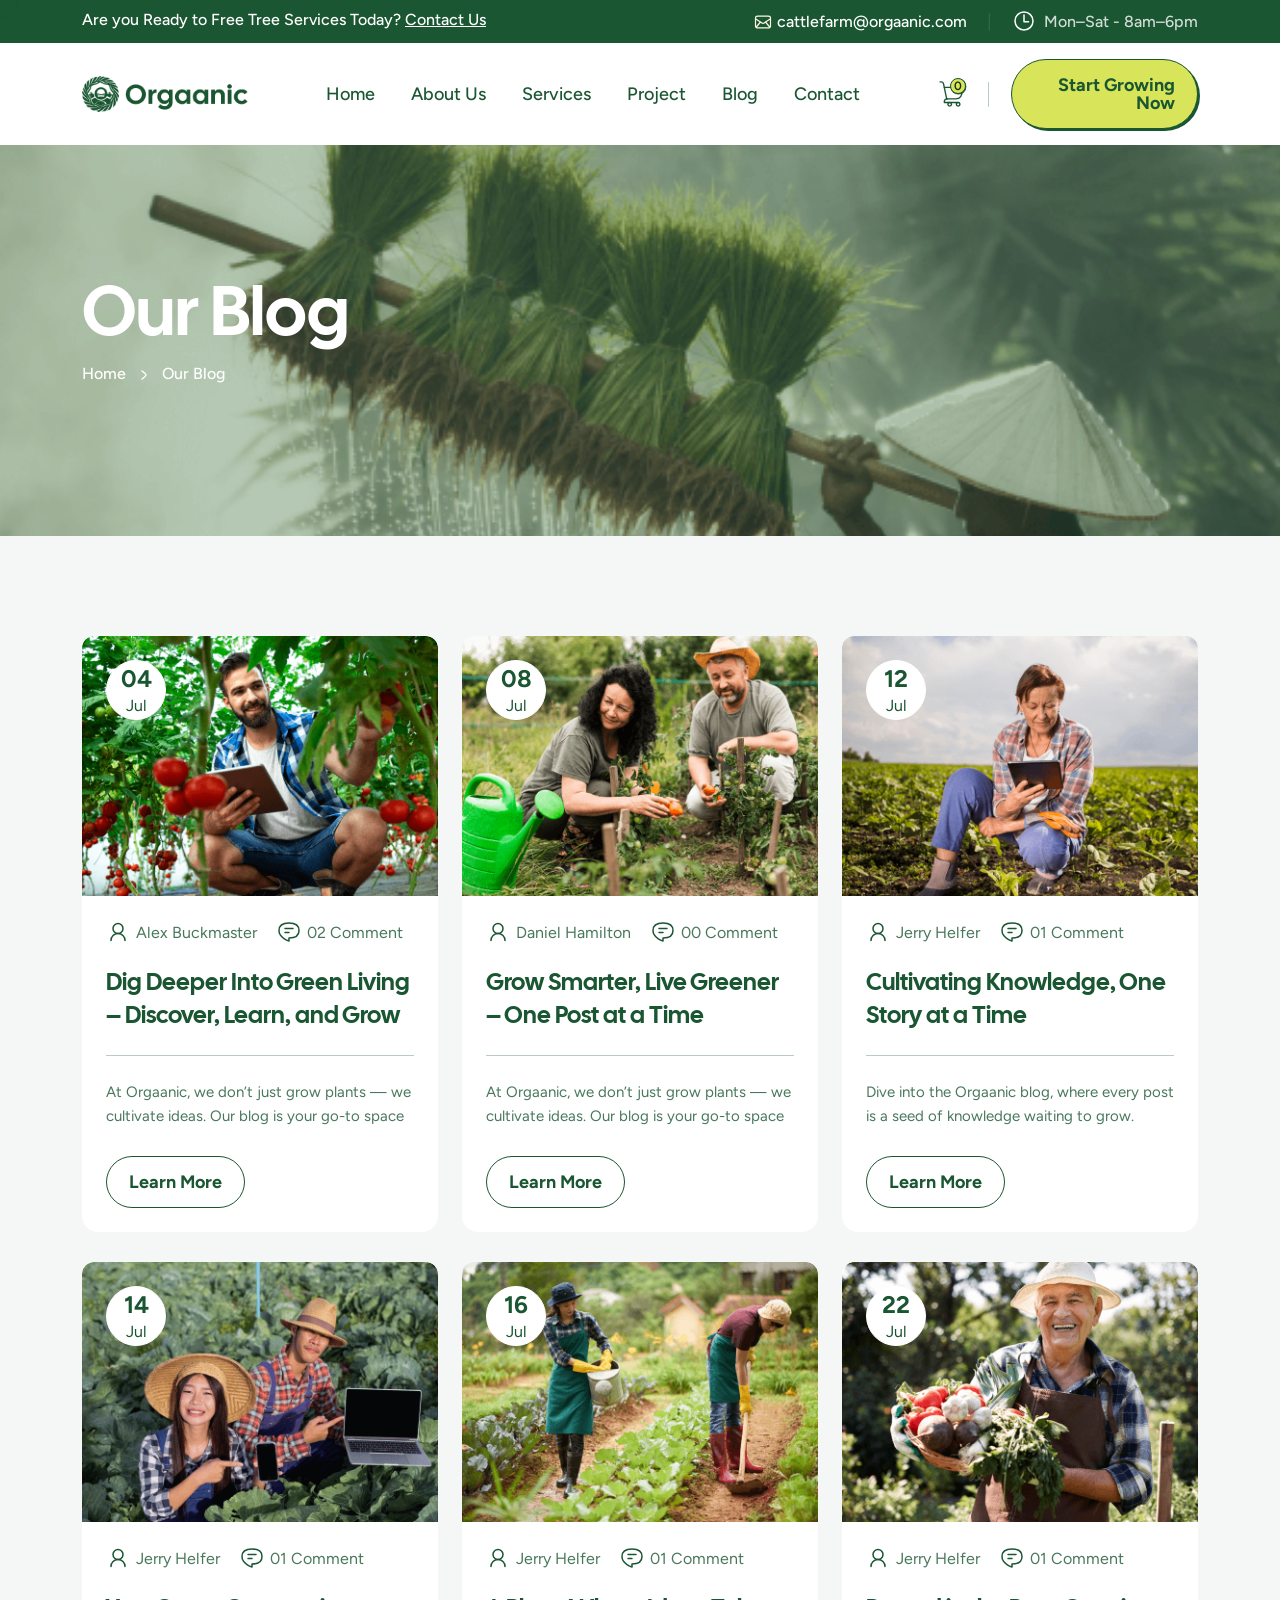
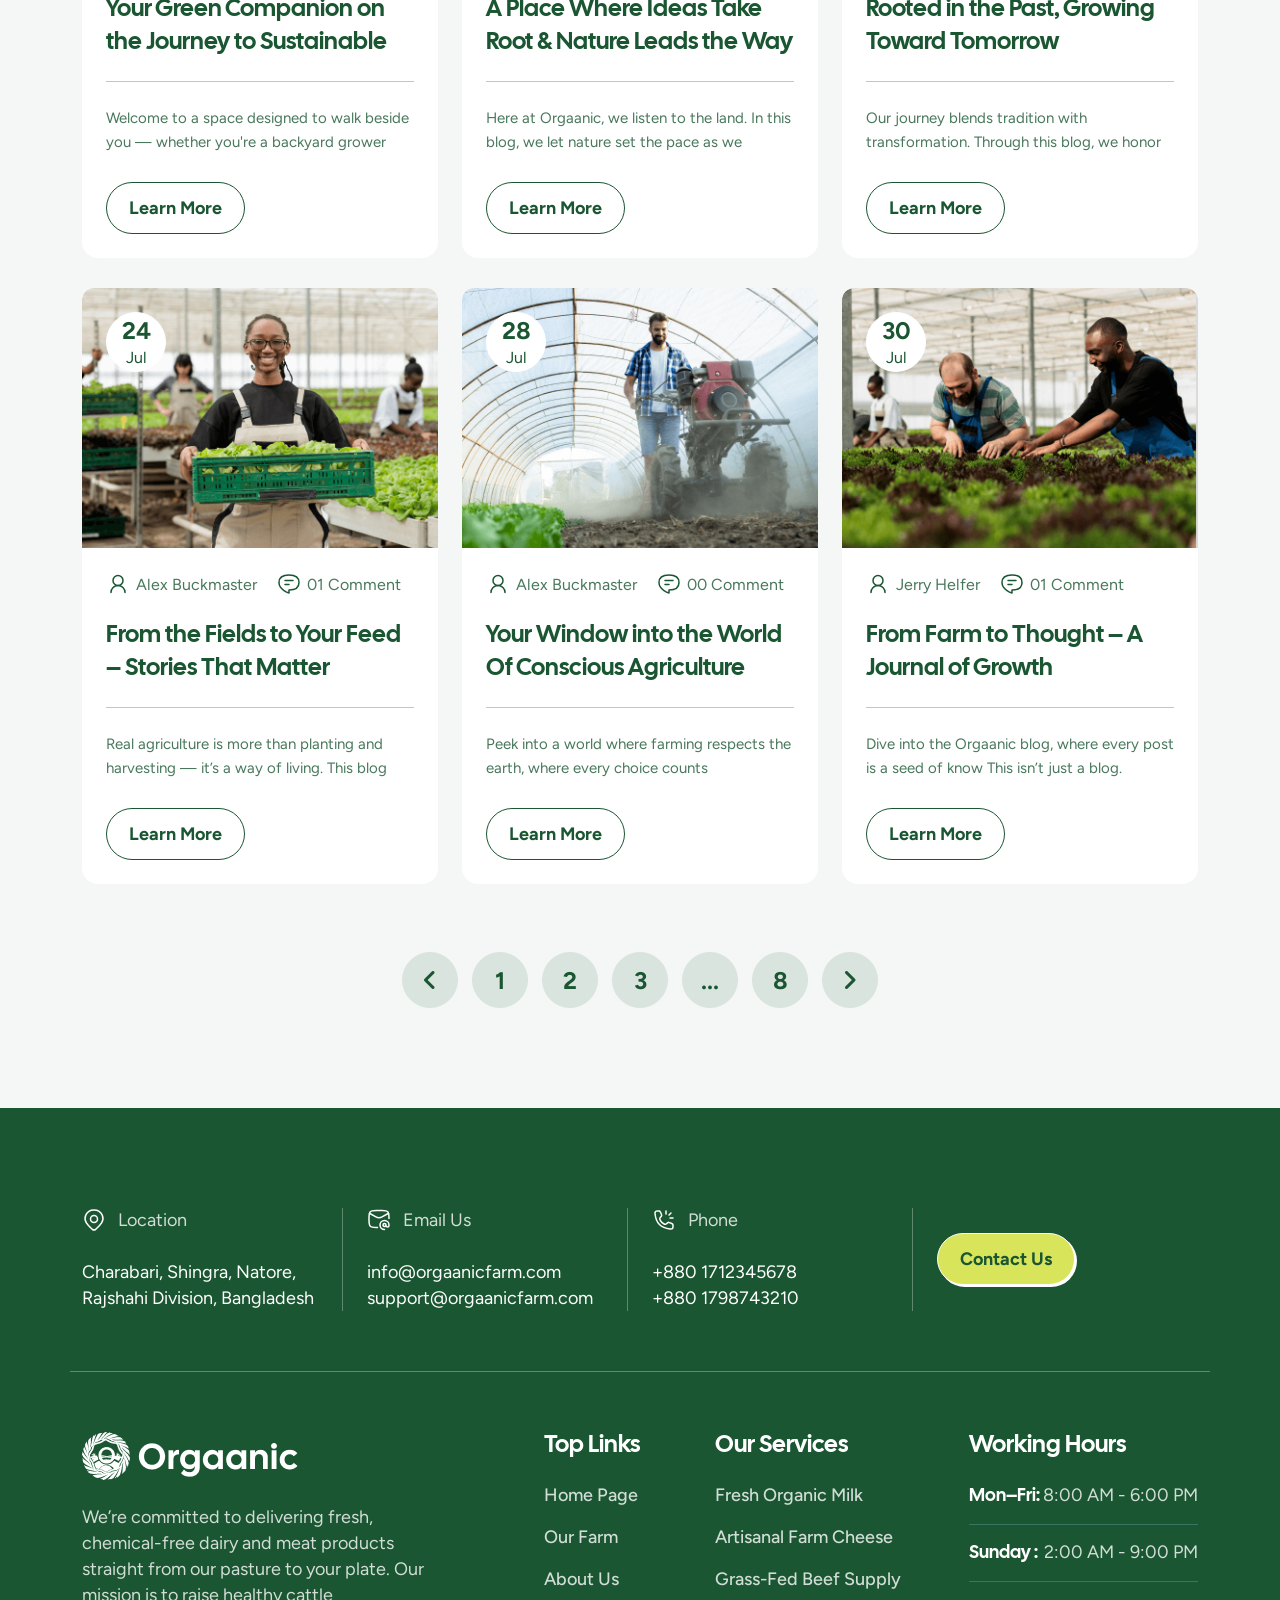
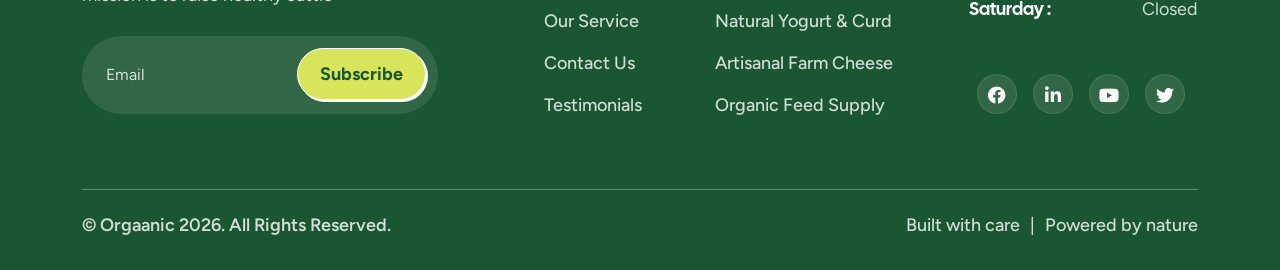
<file: blog.html>
<!DOCTYPE html>
<html lang="en">



<head>
  <meta charset="UTF-8">
  <meta name="viewport" content="width=device-width, initial-scale=1.0">
  <title> Orgaanic- Agriculture and Organic Farm </title>

  <!--=====FAB ICON=======-->
  <link rel="shortcut icon" href="assets/img/logo/fav-logo1.png" type="image/x-icon">

    <!--===== CSS LINK =======-->
    <link rel="stylesheet" href="assets/css/plugins/bootstrap.min.css">
    <link rel="stylesheet" href="assets/css/plugins/aos.css">
    <link rel="stylesheet" href="assets/css/plugins/fontawesome.css">
    <link rel="stylesheet" href="assets/css/plugins/magnific-popup.css">
    <link rel="stylesheet" href="assets/css/plugins/owlcarousel.min.css">
    <link rel="stylesheet" href="assets/css/plugins/slick-slider.css">
    <link rel="stylesheet" href="assets/css/plugins/nice-select.css">
    <link rel="stylesheet" href="assets/css/plugins/swiper.min.css">
    <link rel="stylesheet" href="assets/css/main.css">

  <!--=====  JS SCRIPT LINK =======-->
  <script src="assets/js/plugins/jquery-3-7-1.min.js"></script>
</head>

<body>

  <!--===== PRELODER STARTS=======-->
  <!-- <div class="preloader">
    <div class="loading-container">
      <div class="loading"></div>
      <div id="loading-icon"><img src="assets/img/logo/preloader.png" alt=""></div>
    </div>
  </div> -->
  <!--===== PRELODER ENDS=======-->

  <!--===== PROGRESS STARTS=======-->
  <!-- <div class="paginacontainer">
    <div class="progress-wrap">
      <svg class="progress-circle svg-content" width="100%" height="100%" viewBox="-1 -1 102 102">
        <path d="M50,1 a49,49 0 0,1 0,98 a49,49 0 0,1 0,-98" />
      </svg>
    </div>
  </div> -->
  <!--===== PROGRESS ENDS=======-->

<!--===== MOBILE HEADER STARTS =======-->
  <div class="homepage1-body">
    <div class="vl-offcanvas">
      <div class="vl-offcanvas-wrapper">
        <div class="vl-offcanvas-header d-flex justify-content-between align-items-center mb-90">
          <div class="vl-offcanvas-logo">
            <a href="index.html"><img src="assets/img/footer/footer1-logo.png" alt=""></a>
          </div>
          <div class="vl-offcanvas-close">
            <button class="vl-offcanvas-close-toggle"><i class="fa-solid fa-xmark"></i></button>
          </div>
        </div>

        <div class="vl-offcanvas-menu d-xl-none mb-40">
          <nav></nav>
        </div>

        <div class="space20"></div>
        <div class="vl-offcanvas-info">
          <h3 class="vl-offcanvas-sm-title">Contact Us</h3>
          <div class="space20"></div>
          <span><a href="#"> <i class="fa-regular fa-envelope"></i> cattlefarm@orgaanic.com</a></span>
          <span><a href="tel:8801712345678"><i class="fa-solid fa-phone"></i> +880 1712345678</a></span>
          <span><a href="#"><i class="fa-solid fa-location-dot"></i> Charabari, Shingra, Natore, Rajshahi ,
              Bangladesh</a></span>
        </div>
        <div class="space20"></div>
        <div class="vl-offcanvas-social">
          <h3 class="vl-offcanvas-sm-title">Follow Us</h3>
          <div class="space20"></div>
          <a href="#"><i class="fab fa-facebook-f"></i></a>
          <a href="#"><i class="fab fa-twitter"></i></a>
          <a href="#"><i class="fab fa-linkedin-in"></i></a>
          <a href="#"><i class="fab fa-instagram"></i></a>
        </div>

      </div>
    </div>
    <div class="vl-offcanvas-overlay"></div>
  </div>
  <!--===== MOBILE HEADER STARTS =======-->



  <!--=====HEADER START=======-->
  <header class="homepage6-body">
    <div class="vl-header-area vl-transparent-header " id="vl-header-sticky">
      <div class="header-top-area header6-top-bg d-lg-block d-none">
        <div class="container">
          <div class="row">
            <div class="col-xl-12">
              <div class="header-top-main">
                <ul class="header-location">
                  <li>
                    <a class="clr-white" href="#">Are you Ready to Free Tree Services Today? <span>Contact Us</span></a>
                  </li>
                </ul>
                <div class="header-phn-area">
                  <a class="header-phn-mail clr-white" href="#"><svg xmlns="http://www.w3.org/2000/svg" width="20"
                      height="20" viewBox="0 0 20 20" fill="none">
                      <path
                        d="M3.33333 15.0052L7.5 10.0052M16.6667 15.0052L12.5 10.0052M2.5 6.67188L8.52083 10.6857C9.05542 11.0421 9.32267 11.2204 9.61158 11.2895C9.86692 11.3508 10.1331 11.3508 10.3884 11.2895C10.6773 11.2204 10.9446 11.0421 11.4792 10.6857L17.5 6.67188M5.16667 15.8385H14.8333C15.7667 15.8385 16.2335 15.8385 16.59 15.6569C16.9036 15.4971 17.1586 15.2421 17.3183 14.9285C17.5 14.572 17.5 14.1053 17.5 13.1719V6.83854C17.5 5.90512 17.5 5.43841 17.3183 5.08189C17.1586 4.76828 16.9036 4.51332 16.59 4.35353C16.2335 4.17187 15.7667 4.17188 14.8333 4.17188H5.16667C4.23325 4.17188 3.76653 4.17187 3.41002 4.35353C3.09641 4.51332 2.84144 4.76828 2.68166 5.08189C2.5 5.43841 2.5 5.90512 2.5 6.83854V13.1719C2.5 14.1053 2.5 14.572 2.68166 14.9285C2.84144 15.2421 3.09641 15.4971 3.41002 15.6569C3.76653 15.8385 4.23324 15.8385 5.16667 15.8385Z"
                        stroke="#FEF8E0" stroke-width="1.2" stroke-linecap="round" stroke-linejoin="round" />
                    </svg>cattlefarm@orgaanic.com</a>
                  <span class="header-top-line">|</span>
                  <a href="#" class="header-time header6-time"><svg xmlns="http://www.w3.org/2000/svg" width="24"
                      height="24" viewBox="0 0 24 24" fill="none">
                      <path
                        d="M12 3C7.03125 3 3 7.03125 3 12C3 16.9688 7.03125 21 12 21C16.9688 21 21 16.9688 21 12C21 7.03125 16.9688 3 12 3Z"
                        stroke="white" stroke-width="1.5" stroke-miterlimit="10" />
                      <path d="M12 6V12.75H16.5" stroke="white" stroke-width="1.5" stroke-linecap="round"
                        stroke-linejoin="round" />
                    </svg> Mon–Sat - 8am–6pm </a>
                </div>
              </div>
            </div>
          </div>
        </div>
      </div>
      <div class="vl-header-content-area white-bg">
        <div class="container">
          <div class="row align-items-center">
            <div class="col-xl-2 col-md-6 col-6">
              <div class="vl-logo">
                <a href="index.html"><img src="assets/img/logo/logo-hm6.png" alt=""></a>
              </div>
            </div>
            <div class="col-xl-7 d-none d-xl-block">
              <div class="vl-main-menu text-center">
                <nav class="vl-mobile-menu-active vl-menu-hm6-fxr">
                  <ul>
                      <li><a href="index.html">Home</a></li>
                      <li><a href="about-us.html">About Us</a></li>
                      <li><a href="service.html">Services</a></li>
                      <li><a href="project.html">Project</a></li>
                      <li><a href="blog.html">Blog</a></li>
                      <li><a href="contact.html">Contact</a></li>
                    <!-- <li class="has-dropdown">
                      <a href="#">Home <span><i class="fa-solid fa-angle-down d-xl-inline d-none"></i></span></a>
                      <ul class="sub-menu">
                        <li><a href="index.html">Home Style 01</a></li>
                        <li><a href="index-2.html">Home Style 02</a></li>
                        <li><a href="index-3.html">Home Style 03</a></li>
                        <li><a href="index-4.html">Home Style 04</a></li>
                        <li><a href="index-5.html">Home Style 05</a></li>
                        <li><a href="index-6.html">Home Style 06</a></li>
                        <li><a href="index-7.html">Home Style 07</a></li>
                        <li><a href="index-8.html">Home Style 08</a></li>
                        <li><a href="index-9.html">Home Style 09</a></li>
                        <li><a href="index-10.html">Home Style 10</a></li>
                      </ul>
                    </li>
                    <li class="has-dropdown">
                      <a href="#">Pages <span><i class="fa-solid fa-angle-down d-xl-inline d-none"></i></span></a>
                      <ul class="sub-menu">
                        <li><a href="about-us.html">About Us</a></li>
                        <li><a href="team.html">Our Team</a></li>
                        <li><a href="team-single.html">Team Details</a></li>
                        <li><a href="testimonials.html">Testimonials</a></li>
                        <li><a href="contact.html">Contact Us</a></li>
                        <li><a href="error-404.html">404</a></li>
                      </ul>
                    </li>
                    <li><a href="#">Service <span><i class="fa-solid fa-angle-down d-xl-inline d-none"></i></span></a>
                      <ul class="sub-menu">
                        <li><a href="service.html">Our Service</a></li>
                        <li><a href="#" class="span-arrow">Service Details <span><i
                                class="fa-solid fa-angle-right d-xl-inline-block d-none"></i></span></a>
                          <ul class="sub-menu menu1">
                            <li><a href="service-left.html">Service Left</a></li>
                            <li><a href="service-right.html">Service Right</a></li>
                            <li><a href="service-single.html">Service Single</a></li>
                          </ul>
                        </li>
                      </ul>
                    </li>

                    <li><a href="#">Projects <span><i class="fa-solid fa-angle-down d-xl-inline d-none"></i></span></a>
                      <ul class="sub-menu">
                        <li><a href="project.html">Our Project</a></li>
                        <li><a href="#" class="span-arrow">Project Details <span><i
                                class="fa-solid fa-angle-right d-xl-inline-block d-none"></i></span></a>
                          <ul class="sub-menu menu1">
                            <li><a href="project-left.html">Project Left</a></li>
                            <li><a href="project-right.html">Project Right</a></li>
                            <li><a href="projects-single.html">Project Single</a></li>
                          </ul>
                        </li>
                      </ul>
                    </li>
                    <li><a href="#"> Blog <span><i class="fa-solid fa-angle-down d-xl-inline d-none"></i></span></a>
                      <ul class="sub-menu">
                        <li><a href="blog.html">Our Blog</a></li>
                        <li><a href="#" class="span-arrow">Blog Details <span><i
                                class="fa-solid fa-angle-right d-xl-inline-block d-none"></i></span></a>
                          <ul class="sub-menu menu1">
                            <li><a href="blog-left.html">Blog Left</a></li>
                            <li><a href="blog-right.html">Blog Right</a></li>
                            <li><a href="blog-single.html">Blog Single</a></li>
                          </ul>
                        </li>
                      </ul>
                    </li>
                    <li><a href="contact.html">Contact</a></li> -->
                  </ul>
                </nav>
              </div>
            </div>
            <div class="col-xl-3 col-md-6 col-6">
              <div class="vl-menu-sidebar-area">
                <div class="sidebar-cart sidebar-cart6">
                  <img src="assets/img/icon/cart-icon-hm6.svg" alt="">
                  <span><a href="#">0</a></span>
                </div>
                <div class="menu-line"><svg xmlns="http://www.w3.org/2000/svg" width="1" height="25" viewBox="0 0 1 25"
                    fill="none">
                    <path d="M0.5 0.5L0.499999 24.5" stroke="#1A5632" stroke-opacity="0.3" stroke-linecap="round" />
                  </svg></div>
                <div class="vl-header-btn d-none d-xl-block text-end">
                  <div class="header6-btn">
                    <a href="contact.html" class="btn-home6">Start Growing Now</a>
                  </div>
                </div>


                <div class="vl-header-action-item d-block d-xl-none">
                  <button type="button" class="vl-offcanvas-toggle">
                    <i class="fa-solid fa-bars-staggered"></i>
                  </button>
                </div>
              </div>
            </div>
          </div>
        </div>
      </div>
    </div>
  </header>
  <!--=====HEADER END =======-->


  <!--===== HERO START =======-->
  <div class="vl-hero-inner-area parallaxie" style="background-image:url(assets/img/hero/about-us-inr-herothumb.png)">
    <div class="container">
      <div class="row">
        <div class="col-xl-6">
          <div class="inner-hero-info">
            <h2>Our Blog</h2>
            <div class="space16"></div>
            <ul>
              <li><a href="index.html">Home</a></li>
              <li><img src="assets/img/icon/arrow-right-inner.svg" alt=""></li>
              <li><a class="aboutus_titlefix" href="#">Our Blog</a></li>
            </ul>
          </div>
        </div>
      </div>
    </div>
  </div>
  <!--===== HERO END =======-->

  

  <!--===== vlog start =======-->
 <div class="vl-vlog-inr-area sp1">
    <div class="container">
       <div class="row">
          <div class="col-xl-4 col-lg-6">
                 <div class="about-inr-vlog-box margin-b30">
            <div class="about-inr-vlog-thumb case_img_anime">
              <img src="assets/img/blog/about-us-blog-img1.png" alt="">
              <img src="assets/img/blog/about-us-blog-img1.png" alt="">
              <div class="box-text">
                <h3>04</h3>
                <span>Jul</span>
              </div>
            </div>
            <div class="about-inr-vlog-content">
              <div class="about-inr-vlog-meta">
                <ul>
                  <li><a href="#"><img src="assets/img/icon/about-inr-vlog-user.svg" alt="">Alex Buckmaster</a></li>
                  <li><a href="#"><img src="assets/img/icon/about-inr-vlog-cmnt.svg" alt="">02 Comment</a></li>
                </ul>
              </div>
              <div class="space16"></div>
              <h3><a href="#">Dig Deeper Into Green Living – Discover, Learn, and Grow</a></h3>
              <div class="space24"></div>
              <div class="text-pera">
                <p>At Orgaanic, we don’t just grow plants — we cultivate ideas. Our blog is your go-to space</p>
              </div>
              <div class="space28"></div>
              <a href="contact.html" class="btn3-home6">Learn More</a>
            </div>

                </div>
          </div>
          <div class="col-xl-4 col-lg-6">
              <div class="about-inr-vlog-box margin-b30">
            <div class="about-inr-vlog-thumb case_img_anime">
              <img src="assets/img/blog/about-us-blog-img2.png" alt="">
              <img src="assets/img/blog/about-us-blog-img2.png" alt="">
              <div class="box-text">
                <h3>08</h3>
                <span>Jul</span>
              </div>
            </div>
            <div class="about-inr-vlog-content">
              <div class="about-inr-vlog-meta">
                <ul>
                  <li><a href="#"><img src="assets/img/icon/about-inr-vlog-user.svg" alt="">Daniel Hamilton</a></li>
                  <li><a href="#"><img src="assets/img/icon/about-inr-vlog-cmnt.svg" alt="">00 Comment</a></li>
                </ul>
              </div>
              <div class="space16"></div>
              <h3><a href="#">Grow Smarter, Live Greener – One Post at a Time</a></h3>
              <div class="space24"></div>
              <div class="text-pera">
                <p>At Orgaanic, we don’t just grow plants — we cultivate ideas. Our blog is your go-to space</p>
              </div>
              <div class="space28"></div>
              <a href="contact.html" class="btn3-home6">Learn More</a>
            </div>

          </div>
          </div>
          <div class="col-xl-4 col-lg-6">
               <div class="about-inr-vlog-box margin-b30">
            <div class="about-inr-vlog-thumb case_img_anime">
              <img src="assets/img/blog/about-us-blog-img3.png" alt="">
              <img src="assets/img/blog/about-us-blog-img3.png" alt="">
              <div class="box-text">
                <h3>12</h3>
                <span>Jul</span>
              </div>
            </div>
            <div class="about-inr-vlog-content">
              <div class="about-inr-vlog-meta">
                <ul>
                  <li><a href="#"><img src="assets/img/icon/about-inr-vlog-user.svg" alt="">Jerry Helfer</a></li>
                  <li><a href="#"><img src="assets/img/icon/about-inr-vlog-cmnt.svg" alt="">01 Comment</a></li>
                </ul>
              </div>
              <div class="space16"></div>
              <h3><a href="#">Cultivating Knowledge, One Story at a Time</a></h3>
              <div class="space24"></div>
              <div class="text-pera">
                <p>Dive into the Orgaanic blog, where every post is a seed of knowledge waiting to grow.</p>
              </div>
              <div class="space28"></div>
              <a href="contact.html" class="btn3-home6">Learn More</a>
            </div>
              </div>
          </div>
          <div class="col-xl-4 col-lg-6">
                <div class="about-inr-vlog-box margin-b30">
            <div class="about-inr-vlog-thumb case_img_anime">
              <img src="assets/img/blog/blog-inr-box1.png" alt="">
              <img src="assets/img/blog/blog-inr-box1.png" alt="">
              <div class="box-text">
                <h3>14</h3>
                <span>Jul</span>
              </div>
            </div>
            <div class="about-inr-vlog-content">
              <div class="about-inr-vlog-meta">
                <ul>
                  <li><a href="#"><img src="assets/img/icon/about-inr-vlog-user.svg" alt="">Jerry Helfer</a></li>
                  <li><a href="#"><img src="assets/img/icon/about-inr-vlog-cmnt.svg" alt="">01 Comment</a></li>
                </ul>
              </div>
              <div class="space16"></div>
              <h3><a href="#">Your Green Companion on the Journey to Sustainable </a></h3>
              <div class="space24"></div>
              <div class="text-pera">
                <p>Welcome to a space designed to walk beside you — whether you're a backyard grower</p>
              </div>
              <div class="space28"></div>
              <a href="contact.html" class="btn3-home6">Learn More</a>
            </div>
               </div>
          </div>
          <div class="col-xl-4 col-lg-6">
                <div class="about-inr-vlog-box margin-b30">
            <div class="about-inr-vlog-thumb case_img_anime">
              <img src="assets/img/blog/blog-inr-box2.png" alt="">
              <img src="assets/img/blog/blog-inr-box2.png" alt="">
              <div class="box-text">
                <h3>16</h3>
                <span>Jul</span>
              </div>
            </div>
            <div class="about-inr-vlog-content">
              <div class="about-inr-vlog-meta">
                <ul>
                  <li><a href="#"><img src="assets/img/icon/about-inr-vlog-user.svg" alt="">Jerry Helfer</a></li>
                  <li><a href="#"><img src="assets/img/icon/about-inr-vlog-cmnt.svg" alt="">01 Comment</a></li>
                </ul>
              </div>
              <div class="space16"></div>
              <h3><a href="#">  A Place Where Ideas Take Root & Nature Leads the Way</a></h3>
              <div class="space24"></div>
              <div class="text-pera">
                <p>Here at Orgaanic, we listen to the land. In this blog, we let nature set the pace as we</p>
              </div>
              <div class="space28"></div>
              <a href="contact.html" class="btn3-home6">Learn More</a>
            </div>
               </div>
          </div>
          <div class="col-xl-4 col-lg-6">
                <div class="about-inr-vlog-box margin-b30">
            <div class="about-inr-vlog-thumb case_img_anime">
              <img src="assets/img/blog/blog-inr-box3.png" alt="">
              <img src="assets/img/blog/blog-inr-box3.png" alt="">
              <div class="box-text">
                <h3>22</h3>
                <span>Jul</span>
              </div>
            </div>
            <div class="about-inr-vlog-content">
              <div class="about-inr-vlog-meta">
                <ul>
                  <li><a href="#"><img src="assets/img/icon/about-inr-vlog-user.svg" alt="">Jerry Helfer</a></li>
                  <li><a href="#"><img src="assets/img/icon/about-inr-vlog-cmnt.svg" alt="">01 Comment</a></li>
                </ul>
              </div>
              <div class="space16"></div>
              <h3><a href="#">  Rooted in the Past, Growing Toward Tomorrow </a></h3>
              <div class="space24"></div>
              <div class="text-pera">
                <p>Our journey blends tradition with transformation. Through this blog, we honor</p>
              </div>
              <div class="space28"></div>
              <a href="contact.html" class="btn3-home6">Learn More</a>
            </div>
               </div>
          </div>
          <div class="col-xl-4 col-lg-6">
               <div class="about-inr-vlog-box margin-b30">
            <div class="about-inr-vlog-thumb case_img_anime">
              <img src="assets/img/blog/blog-inr-box4.png" alt="">
              <img src="assets/img/blog/blog-inr-box4.png" alt="">
              <div class="box-text">
                <h3>24</h3>
                <span>Jul</span>
              </div>
            </div>
            <div class="about-inr-vlog-content">
              <div class="about-inr-vlog-meta">
                <ul>
                  <li><a href="#"><img src="assets/img/icon/about-inr-vlog-user.svg" alt="">Alex Buckmaster</a></li>
                  <li><a href="#"><img src="assets/img/icon/about-inr-vlog-cmnt.svg" alt="">01 Comment</a></li>
                </ul>
              </div>
              <div class="space16"></div>
              <h3><a href="#"> From the Fields to Your Feed  – Stories That Matter </a></h3>
              <div class="space24"></div>
              <div class="text-pera">
                <p>Real agriculture is more than planting and harvesting — it’s a way of living. This blog</p>
              </div>
              <div class="space28"></div>
              <a href="contact.html" class="btn3-home6">Learn More</a>
            </div>
               </div>
          </div>
          <div class="col-xl-4 col-lg-6">
               <div class="about-inr-vlog-box margin-b30">
            <div class="about-inr-vlog-thumb case_img_anime">
              <img src="assets/img/blog/blog-inr-box5.png" alt="">
              <img src="assets/img/blog/blog-inr-box5.png" alt="">
              <div class="box-text">
                <h3>28</h3>
                <span>Jul</span>
              </div>
            </div>
            <div class="about-inr-vlog-content">
              <div class="about-inr-vlog-meta">
                <ul>
                  <li><a href="#"><img src="assets/img/icon/about-inr-vlog-user.svg" alt="">Alex Buckmaster</a></li>
                  <li><a href="#"><img src="assets/img/icon/about-inr-vlog-cmnt.svg" alt="">00 Comment</a></li>
                </ul>
              </div>
              <div class="space16"></div>
              <h3><a href="#"> Your Window into the World Of Conscious Agriculture </a></h3>
              <div class="space24"></div>
              <div class="text-pera">
                <p> Peek into a world where farming respects the earth, where every choice counts </p>
              </div>
              <div class="space28"></div>
              <a href="contact.html" class="btn3-home6">Learn More</a>
            </div>
               </div>
          </div>
          <div class="col-xl-4 col-lg-6">
              <div class="about-inr-vlog-box margin-b30">
            <div class="about-inr-vlog-thumb case_img_anime">
              <img src="assets/img/blog/blog-inr-box6.png" alt="">
              <img src="assets/img/blog/blog-inr-box6.png" alt="">
              <div class="box-text">
                <h3>30</h3>
                <span>Jul</span>
              </div>
            </div>
            <div class="about-inr-vlog-content">
              <div class="about-inr-vlog-meta">
                <ul>
                  <li><a href="#"><img src="assets/img/icon/about-inr-vlog-user.svg" alt="">Jerry Helfer</a></li>
                  <li><a href="#"><img src="assets/img/icon/about-inr-vlog-cmnt.svg" alt="">01 Comment</a></li>
                </ul>
              </div>
              <div class="space16"></div>
              <h3><a href="#"> From Farm to Thought – A Journal of Growth </a></h3>
              <div class="space24"></div>
              <div class="text-pera">
                <p> Dive into the Orgaanic blog, where every post is a seed of know This isn’t just a blog. </p>
              </div>
              <div class="space28"></div>
              <a href="contact.html" class="btn3-home6">Learn More</a>
            </div>
               </div>
          </div>
            <div class="inner-pagination text-center">
          <ul>
            <li><a href="#"><i class="fa-solid fa-angle-left"></i></a></li>
            <li><a href="#">1</a></li>
            <li><a href="#">2</a></li>
            <li><a href="#">3</a></li>
            <li><a href="#">...</a></li>
            <li><a href="#">8</a></li>
            <li><a href="#"><i class="fa-solid fa-angle-right"></i></a></li>
          </ul>
              </div>
       </div>
    </div>
 </div>




  <!--===== vlog END =======-->


 <!--===== footer area start =======-->
   <div class="vl-footer1-area vl-footer6-area">
    <div class="container">
      <div class="row">
        <div class="vl-footer1-top">
          <div class="row align-items-center">
            <div class="col-xl-3 col-lg-3 col-md-6">
              <div class="footer1-mobile">
                <div class="icons">
                  <a href="#"><svg xmlns="http://www.w3.org/2000/svg" width="24" height="24" viewBox="0 0 24 24"
                      fill="none">
                      <path
                        d="M13.6177 21.367C13.1841 21.773 12.6044 22 12.0011 22C11.3978 22 10.8182 21.773 10.3845 21.367C6.41302 17.626 1.09076 13.4469 3.68627 7.37966C5.08963 4.09916 8.45834 2 12.0011 2C15.5439 2 18.9126 4.09916 20.316 7.37966C22.9082 13.4393 17.599 17.6389 13.6177 21.367Z"
                        stroke="white" stroke-width="1.5"></path>
                      <path
                        d="M15.5 11C15.5 12.933 13.933 14.5 12 14.5C10.067 14.5 8.5 12.933 8.5 11C8.5 9.067 10.067 7.5 12 7.5C13.933 7.5 15.5 9.067 15.5 11Z"
                        stroke="white" stroke-width="1.5"></path>
                    </svg>Location</a>
                </div>
                <div class="space24"></div>
                <ul>
                  <li><a href="#">Charabari, Shingra, Natore,</a></li> 
                  <li><a href="#">Rajshahi Division, Bangladesh</a></li>
                </ul>
              </div>
            </div>
            <div class="col-xl-3 col-lg-3 col-md-6">
               <div class="space20 d-xl-none d-block"></div>
              <div class="footer1-mobile">
                <div class="icons">
                  <a href="#"><svg xmlns="http://www.w3.org/2000/svg" width="24" height="24" viewBox="0 0 24 24"
                      fill="none">
                      <path d="M2 5L8.91302 8.92462C11.4387 10.3585 12.5613 10.3585 15.087 8.92462L22 5" stroke="white"
                        stroke-width="1.5" stroke-linejoin="round"></path>
                      <path
                        d="M10.5 19.5C10.0337 19.4939 9.56682 19.485 9.09883 19.4732C5.95033 19.3941 4.37608 19.3545 3.24496 18.2184C2.11383 17.0823 2.08114 15.5487 2.01577 12.4814C1.99475 11.4951 1.99474 10.5147 2.01576 9.52843C2.08114 6.46113 2.11382 4.92748 3.24495 3.79139C4.37608 2.6553 5.95033 2.61573 9.09882 2.53658C11.0393 2.4878 12.9607 2.48781 14.9012 2.53659C18.0497 2.61574 19.6239 2.65532 20.755 3.79141C21.8862 4.92749 21.9189 6.46114 21.9842 9.52844C21.9939 9.98251 21.9991 10.1965 21.9999 10.5"
                        stroke="white" stroke-width="1.5" stroke-linecap="round" stroke-linejoin="round"></path>
                      <path
                        d="M19 17C19 17.8284 18.3284 18.5 17.5 18.5C16.6716 18.5 16 17.8284 16 17C16 16.1716 16.6716 15.5 17.5 15.5C18.3284 15.5 19 16.1716 19 17ZM19 17V17.5C19 18.3284 19.6716 19 20.5 19C21.3284 19 22 18.3284 22 17.5V17C22 14.5147 19.9853 12.5 17.5 12.5C15.0147 12.5 13 14.5147 13 17C13 19.4853 15.0147 21.5 17.5 21.5"
                        stroke="white" stroke-width="1.5" stroke-linecap="round" stroke-linejoin="round"></path>
                    </svg>Email Us</a>
                </div>
                <div class="space24"></div>
                <ul>
                  <li><a href="#">info@orgaanicfarm.com</a></li>
                  <li><a href="#">support@orgaanicfarm.com</a></li>
                </ul>
              </div>
            </div>
            <div class="col-xl-3 col-lg-3 col-md-6">
              <div class="footer1-mobile lg-mt20">
                <div class="icons">
                  <a href="#"><svg xmlns="http://www.w3.org/2000/svg" width="24" height="24" viewBox="0 0 24 24"
                      fill="none">
                      <path d="M14 3V6M19 5L17 7M21 10H18" stroke="white" stroke-width="1.5" stroke-linecap="round"
                        stroke-linejoin="round"></path>
                      <path
                        d="M9.15825 5.71223L8.7556 4.80625C8.49232 4.21388 8.36068 3.91768 8.1638 3.69101C7.91707 3.40694 7.59547 3.19794 7.23567 3.08785C6.94858 3 6.62446 3 5.97621 3C5.02791 3 4.55375 3 4.15573 3.18229C3.68687 3.39702 3.26343 3.86328 3.09473 4.3506C2.95151 4.76429 2.99253 5.18943 3.07458 6.0397C3.94791 15.0902 8.90981 20.0521 17.9603 20.9254C18.8106 21.0075 19.2357 21.0485 19.6494 20.9053C20.1367 20.7366 20.603 20.3131 20.8177 19.8443C21 19.4462 21 18.9721 21 18.0238C21 17.3755 21 17.0514 20.9122 16.7643C20.8021 16.4045 20.5931 16.0829 20.309 15.8362C20.0823 15.6393 19.7861 15.5077 19.1937 15.2444L18.2878 14.8417C17.6462 14.5566 17.3255 14.4141 16.9995 14.3831C16.6876 14.3534 16.3731 14.3972 16.0811 14.5109C15.776 14.6297 15.5063 14.8544 14.967 15.3038C14.4301 15.7512 14.1617 15.9749 13.8337 16.0947C13.543 16.2009 13.1586 16.2403 12.8523 16.1951C12.5069 16.1442 12.2423 16.0029 11.7133 15.7201C10.0672 14.8405 9.15953 13.9328 8.27986 12.2867C7.99714 11.7577 7.85578 11.4931 7.80487 11.1477C7.75974 10.8414 7.79908 10.457 7.9053 10.1663C8.02512 9.83828 8.24881 9.56986 8.69619 9.033C9.14562 8.49368 9.37034 8.22402 9.48915 7.91891C9.60285 7.62694 9.64661 7.3124 9.61694 7.00048C9.58594 6.67452 9.44338 6.35376 9.15825 5.71223Z"
                        stroke="white" stroke-width="1.5" stroke-linecap="round"></path>
                    </svg>Phone
                  </a>
                </div>
                <div class="space24"></div>
                <ul>
                   <li><a href="tel:+8801712345678">+880 1712345678</a></li>
                  <li><a href="tel:+8801798743210">+880 1798743210</a></li>
                </ul>
              </div>
            </div>
            <div class="col-xl-3 col-lg-3 col-md-6">
               <div class="space30 d-xl-none d-block"></div>
              <div class="footer1-mobile footer1-mobile-fixxer lg-mt20">
                <a href="contact.html" class="btn4-home6">Contact Us</a>
              </div>
            </div>
          </div>
        </div>
        <div class="vl-footer1-info">
          <div class="row">
            <div class="col-xl-4 col-lg-4 col-md-6">
              <div class="footer1-logo-area">
                <img src="assets/img/footer/footer1-logo.png" alt="">
                <div class="space24"></div>
                <p>We’re committed to delivering fresh, chemical-free dairy and meat products straight from our pasture
                  to your plate. Our mission is to raise healthy cattle</p>
                <div class="space28"></div>
                <div class="footer1-subscribe">
                  <form action="#">
                    <input type="email" placeholder="Email">
                    <div class="sub-btn">
                      <button type="submit" class="btn4-home6">Subscribe</button>
                    </div>
                  </form>
                </div>
              </div>
            </div>
            <div class="col-xl col-lg-4 col-md-6">
               <div class="space30 d-md-none d-block"></div>
              <div class="footer-widget-area wid1-fix mt-20xs_brk">
                <h3>Top Links</h3>
                <div class="space28"></div>
                <ul>
                  <li><a href="index-2.html">Home Page</a></li>
                  <li><a href="about-us.html">Our Farm</a></li>
                  <li><a href="service.html">About Us</a></li>
                  <li><a href="service.html">Our Service</a></li>
                  <li><a href="blog.html">Contact Us</a></li>
                  <li><a href="contact.html">Testimonials </a></li>
                </ul>
              </div>
            </div>
            <div class="col-xl col-lg-4 col-md-6">
               <div class="space30 d-md-none d-block"></div>
              <div class="footer-widget-area">
                <h3>Our Services</h3>
                <div class="space28"></div>
                <ul>
                  <li><a href="index-2.html">Fresh Organic Milk</a></li>
                  <li><a href="about-us.html">Artisanal Farm Cheese</a></li>
                  <li><a href="service.html">Grass-Fed Beef Supply</a></li>
                  <li><a href="service.html">Natural Yogurt &amp; Curd</a></li>
                  <li><a href="blog.html">Artisanal Farm Cheese</a></li>
                  <li><a href="contact.html">Organic Feed Supply</a></li>
                </ul>
              </div>
            </div>
            <div class="col-xl col-lg-4 col-md-6">
              <div class="space30 d-xl-none d-block"></div>
              <div class="footer1-widget-hour-info">
                <div class="footer-widget-hour">
                  <h3>Working Hours</h3>
                  <div class="space28"></div>
                  <ul>
                    <li><span><a class="f-date" href="#">Mon–Fri:</a></span> <span><a href="#">8:00 AM - 6:00
                          PM</a></span></li>
                    <li><span><a class="f-date" href="#">Sunday :</a></span> <span><a href="#">2:00 AM - 9:00
                          PM</a></span></li>
                    <li><span><a class="f-date" href="#">Saturday :</a></span> <span><a href="#">Closed</a></span></li>
                  </ul>
                </div>
                <div class="space28"></div>
                <div class="footer1-widget-social footer6-widget-social">
                  <ul class="social_link social1-footer">
                    <li>
                      <a href="#"><i class="fa-brands fa-facebook"></i></a>
                    </li>
                    <li>
                      <a href="#"><i class="fa-brands fa-linkedin-in"></i></a>
                    </li>
                    <li>
                      <a href="#"><i class="fa-brands fa-youtube"></i></a>
                    </li>
                    <li>
                      <a href="#"><i class="fa-brands fa-twitter"></i></a>
                    </li>
                  </ul>
                </div>
              </div>
            </div>
          </div>
        </div>
      </div>
      <div class="space60"></div>
      <div class="footer1-copyright-area">
        <ul class="footer1-copyright-wrap">
          <li><a href="#">© Orgaanic 2026. All Rights Reserved.</a></li>
          <li><a class="fw-500" href="#">Built with care <span>|</span> Powered by nature</a></li>
        </ul>
      </div>
    </div>
  </div>
  <!--===== footer area end =======-->

  <!-- MouseCursor Start -->
  <div class="mouseCursor cursor-outer"></div>
  <div class="mouseCursor cursor-inner"></div>


 <!--===== JS SCRIPT LINK =======-->
<script src="assets/js/plugins/bootstrap.min.js"></script>
<script src="assets/js/plugins/fontawesome.js"></script>
<script src="assets/js/plugins/aos.js"></script>
<script src="assets/js/plugins/counter.js"></script>
<script src="assets/js/plugins/magnific-popup.js"></script>
<script src="assets/js/plugins/owlcarousel.min.js"></script>
<script src="assets/js/plugins/nice-select.js"></script>
<script src="assets/js/plugins/waypoints.js"></script>
<script src="assets/js/plugins/slick-slider.js"></script>
<script src="assets/js/plugins/swiper.min.js"></script>

   <!-- GSAP ANIMATION -->
  <script src="assets/js/plugins/gsap.min.js"></script>
  <script src="assets/js/plugins/ScrollTrigger.min.js"></script>
  <script src="assets/js/plugins/SmoothScroll.js"></script>
  <script src="assets/js/plugins/Splitetext.js"></script>
  <script src="assets/js/plugins/parallaxie.js"></script>

<script src="assets/js/main.js"></script>
</body>



</html>
</file>
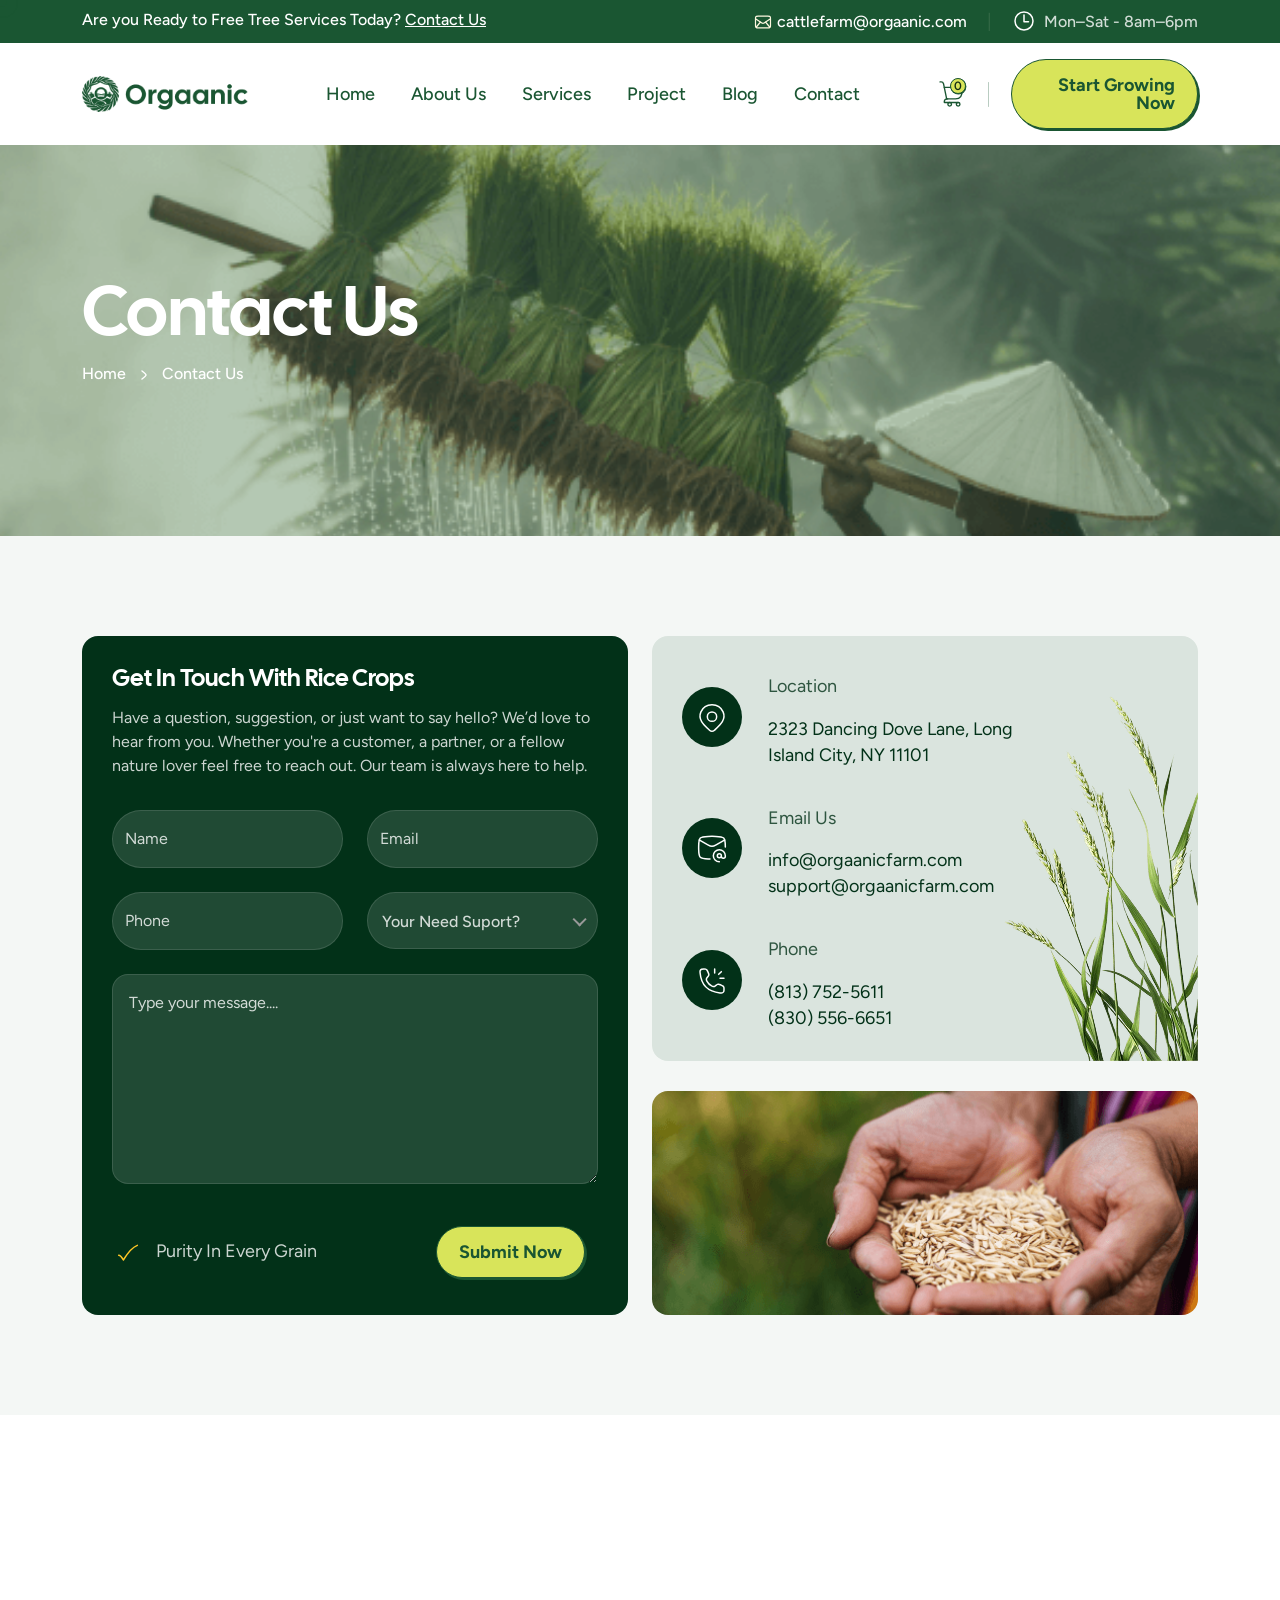
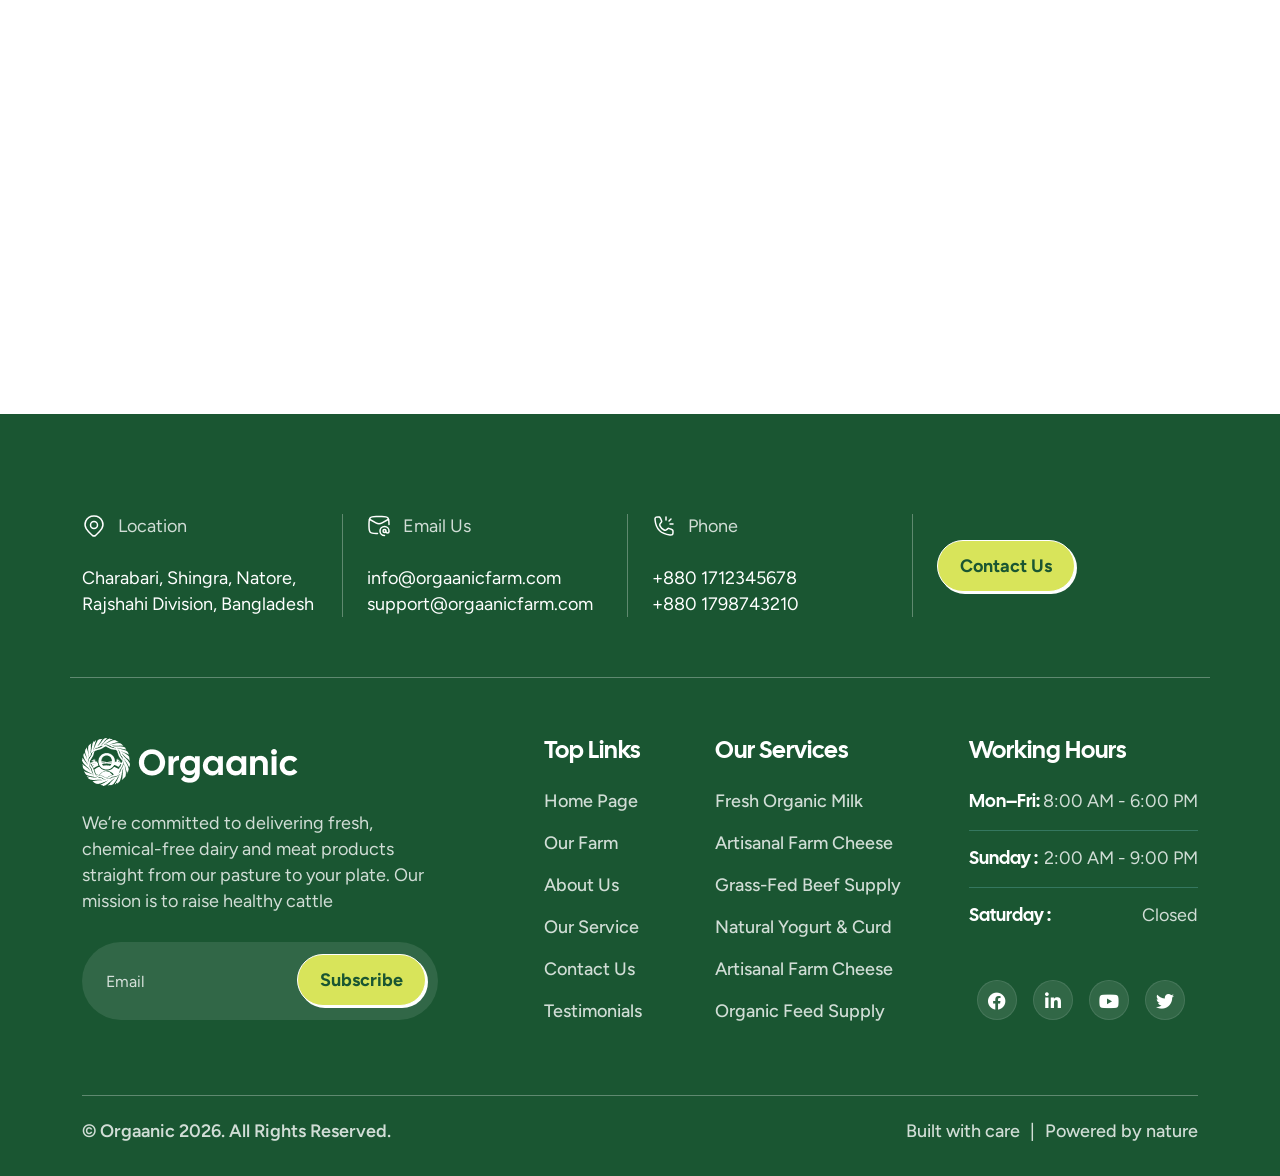
<file: contact.html>
<!DOCTYPE html>
<html lang="en">



<head>
  <meta charset="UTF-8">
  <meta name="viewport" content="width=device-width, initial-scale=1.0">
  <title> Orgaanic- Agriculture and Organic Farm </title>

  <!--=====FAB ICON=======-->
  <link rel="shortcut icon" href="assets/img/logo/fav-logo1.png" type="image/x-icon">

    <!--===== CSS LINK =======-->
    <link rel="stylesheet" href="assets/css/plugins/bootstrap.min.css">
    <link rel="stylesheet" href="assets/css/plugins/aos.css">
    <link rel="stylesheet" href="assets/css/plugins/fontawesome.css">
    <link rel="stylesheet" href="assets/css/plugins/magnific-popup.css">
    <link rel="stylesheet" href="assets/css/plugins/owlcarousel.min.css">
    <link rel="stylesheet" href="assets/css/plugins/slick-slider.css">
    <link rel="stylesheet" href="assets/css/plugins/nice-select.css">
    <link rel="stylesheet" href="assets/css/plugins/swiper.min.css">
    <link rel="stylesheet" href="assets/css/main.css">

  <!--=====  JS SCRIPT LINK =======-->
  <script src="assets/js/plugins/jquery-3-7-1.min.js"></script>
</head>

<body>

  <!--===== PRELODER STARTS=======-->
  <!-- <div class="preloader">
    <div class="loading-container">
      <div class="loading"></div>
      <div id="loading-icon"><img src="assets/img/logo/preloader.png" alt=""></div>
    </div>
  </div> -->
  <!--===== PRELODER ENDS=======-->

  <!--===== PROGRESS STARTS=======-->
  <!-- <div class="paginacontainer">
    <div class="progress-wrap">
      <svg class="progress-circle svg-content" width="100%" height="100%" viewBox="-1 -1 102 102">
        <path d="M50,1 a49,49 0 0,1 0,98 a49,49 0 0,1 0,-98" />
      </svg>
    </div>
  </div> -->
  <!--===== PROGRESS ENDS=======-->

<!--===== MOBILE HEADER STARTS =======-->
  <div class="homepage1-body">
    <div class="vl-offcanvas">
      <div class="vl-offcanvas-wrapper">
        <div class="vl-offcanvas-header d-flex justify-content-between align-items-center mb-90">
          <div class="vl-offcanvas-logo">
            <a href="index.html"><img src="assets/img/footer/footer1-logo.png" alt=""></a>
          </div>
          <div class="vl-offcanvas-close">
            <button class="vl-offcanvas-close-toggle"><i class="fa-solid fa-xmark"></i></button>
          </div>
        </div>

        <div class="vl-offcanvas-menu d-xl-none mb-40">
          <nav></nav>
        </div>

        <div class="space20"></div>
        <div class="vl-offcanvas-info">
          <h3 class="vl-offcanvas-sm-title">Contact Us</h3>
          <div class="space20"></div>
          <span><a href="#"> <i class="fa-regular fa-envelope"></i> cattlefarm@orgaanic.com</a></span>
          <span><a href="tel:8801712345678"><i class="fa-solid fa-phone"></i> +880 1712345678</a></span>
          <span><a href="#"><i class="fa-solid fa-location-dot"></i> Charabari, Shingra, Natore, Rajshahi ,
              Bangladesh</a></span>
        </div>
        <div class="space20"></div>
        <div class="vl-offcanvas-social">
          <h3 class="vl-offcanvas-sm-title">Follow Us</h3>
          <div class="space20"></div>
          <a href="#"><i class="fab fa-facebook-f"></i></a>
          <a href="#"><i class="fab fa-twitter"></i></a>
          <a href="#"><i class="fab fa-linkedin-in"></i></a>
          <a href="#"><i class="fab fa-instagram"></i></a>
        </div>

      </div>
    </div>
    <div class="vl-offcanvas-overlay"></div>
  </div>
  <!--===== MOBILE HEADER STARTS =======-->



  <!--=====HEADER START=======-->
  <header class="homepage6-body">
    <div class="vl-header-area vl-transparent-header " id="vl-header-sticky">
      <div class="header-top-area header6-top-bg d-lg-block d-none">
        <div class="container">
          <div class="row">
            <div class="col-xl-12">
              <div class="header-top-main">
                <ul class="header-location">
                  <li>
                    <a class="clr-white" href="#">Are you Ready to Free Tree Services Today? <span>Contact Us</span></a>
                  </li>
                </ul>
                <div class="header-phn-area">
                  <a class="header-phn-mail clr-white" href="#"><svg xmlns="http://www.w3.org/2000/svg" width="20"
                      height="20" viewBox="0 0 20 20" fill="none">
                      <path
                        d="M3.33333 15.0052L7.5 10.0052M16.6667 15.0052L12.5 10.0052M2.5 6.67188L8.52083 10.6857C9.05542 11.0421 9.32267 11.2204 9.61158 11.2895C9.86692 11.3508 10.1331 11.3508 10.3884 11.2895C10.6773 11.2204 10.9446 11.0421 11.4792 10.6857L17.5 6.67188M5.16667 15.8385H14.8333C15.7667 15.8385 16.2335 15.8385 16.59 15.6569C16.9036 15.4971 17.1586 15.2421 17.3183 14.9285C17.5 14.572 17.5 14.1053 17.5 13.1719V6.83854C17.5 5.90512 17.5 5.43841 17.3183 5.08189C17.1586 4.76828 16.9036 4.51332 16.59 4.35353C16.2335 4.17187 15.7667 4.17188 14.8333 4.17188H5.16667C4.23325 4.17188 3.76653 4.17187 3.41002 4.35353C3.09641 4.51332 2.84144 4.76828 2.68166 5.08189C2.5 5.43841 2.5 5.90512 2.5 6.83854V13.1719C2.5 14.1053 2.5 14.572 2.68166 14.9285C2.84144 15.2421 3.09641 15.4971 3.41002 15.6569C3.76653 15.8385 4.23324 15.8385 5.16667 15.8385Z"
                        stroke="#FEF8E0" stroke-width="1.2" stroke-linecap="round" stroke-linejoin="round" />
                    </svg>cattlefarm@orgaanic.com</a>
                  <span class="header-top-line">|</span>
                  <a href="#" class="header-time header6-time"><svg xmlns="http://www.w3.org/2000/svg" width="24"
                      height="24" viewBox="0 0 24 24" fill="none">
                      <path
                        d="M12 3C7.03125 3 3 7.03125 3 12C3 16.9688 7.03125 21 12 21C16.9688 21 21 16.9688 21 12C21 7.03125 16.9688 3 12 3Z"
                        stroke="white" stroke-width="1.5" stroke-miterlimit="10" />
                      <path d="M12 6V12.75H16.5" stroke="white" stroke-width="1.5" stroke-linecap="round"
                        stroke-linejoin="round" />
                    </svg> Mon–Sat - 8am–6pm </a>
                </div>
              </div>
            </div>
          </div>
        </div>
      </div>
      <div class="vl-header-content-area white-bg">
        <div class="container">
          <div class="row align-items-center">
            <div class="col-xl-2 col-md-6 col-6">
              <div class="vl-logo">
                <a href="index.html"><img src="assets/img/logo/logo-hm6.png" alt=""></a>
              </div>
            </div>
            <div class="col-xl-7 d-none d-xl-block">
              <div class="vl-main-menu text-center">
                <nav class="vl-mobile-menu-active vl-menu-hm6-fxr">
                  <ul>
                      <li><a href="index.html">Home</a></li>
                      <li><a href="about-us.html">About Us</a></li>
                      <li><a href="service.html">Services</a></li>
                      <li><a href="project.html">Project</a></li>
                      <li><a href="blog.html">Blog</a></li>
                      <li><a href="contact.html">Contact</a></li>
                    <!-- <li class="has-dropdown">
                      <a href="#">Home <span><i class="fa-solid fa-angle-down d-xl-inline d-none"></i></span></a>
                      <ul class="sub-menu">
                        <li><a href="index.html">Home Style 01</a></li>
                        <li><a href="index-2.html">Home Style 02</a></li>
                        <li><a href="index-3.html">Home Style 03</a></li>
                        <li><a href="index-4.html">Home Style 04</a></li>
                        <li><a href="index-5.html">Home Style 05</a></li>
                        <li><a href="index-6.html">Home Style 06</a></li>
                        <li><a href="index-7.html">Home Style 07</a></li>
                        <li><a href="index-8.html">Home Style 08</a></li>
                        <li><a href="index-9.html">Home Style 09</a></li>
                        <li><a href="index-10.html">Home Style 10</a></li>
                      </ul>
                    </li>
                    <li class="has-dropdown">
                      <a href="#">Pages <span><i class="fa-solid fa-angle-down d-xl-inline d-none"></i></span></a>
                      <ul class="sub-menu">
                        <li><a href="about-us.html">About Us</a></li>
                        <li><a href="team.html">Our Team</a></li>
                        <li><a href="team-single.html">Team Details</a></li>
                        <li><a href="testimonials.html">Testimonials</a></li>
                        <li><a href="contact.html">Contact Us</a></li>
                        <li><a href="error-404.html">404</a></li>
                      </ul>
                    </li>
                    <li><a href="#">Service <span><i class="fa-solid fa-angle-down d-xl-inline d-none"></i></span></a>
                      <ul class="sub-menu">
                        <li><a href="service.html">Our Service</a></li>
                        <li><a href="#" class="span-arrow">Service Details <span><i
                                class="fa-solid fa-angle-right d-xl-inline-block d-none"></i></span></a>
                          <ul class="sub-menu menu1">
                            <li><a href="service-left.html">Service Left</a></li>
                            <li><a href="service-right.html">Service Right</a></li>
                            <li><a href="service-single.html">Service Single</a></li>
                          </ul>
                        </li>
                      </ul>
                    </li>

                    <li><a href="#">Projects <span><i class="fa-solid fa-angle-down d-xl-inline d-none"></i></span></a>
                      <ul class="sub-menu">
                        <li><a href="project.html">Our Project</a></li>
                        <li><a href="#" class="span-arrow">Project Details <span><i
                                class="fa-solid fa-angle-right d-xl-inline-block d-none"></i></span></a>
                          <ul class="sub-menu menu1">
                            <li><a href="project-left.html">Project Left</a></li>
                            <li><a href="project-right.html">Project Right</a></li>
                            <li><a href="projects-single.html">Project Single</a></li>
                          </ul>
                        </li>
                      </ul>
                    </li>
                    <li><a href="#"> Blog <span><i class="fa-solid fa-angle-down d-xl-inline d-none"></i></span></a>
                      <ul class="sub-menu">
                        <li><a href="blog.html">Our Blog</a></li>
                        <li><a href="#" class="span-arrow">Blog Details <span><i
                                class="fa-solid fa-angle-right d-xl-inline-block d-none"></i></span></a>
                          <ul class="sub-menu menu1">
                            <li><a href="blog-left.html">Blog Left</a></li>
                            <li><a href="blog-right.html">Blog Right</a></li>
                            <li><a href="blog-single.html">Blog Single</a></li>
                          </ul>
                        </li>
                      </ul>
                    </li>
                    <li><a href="contact.html">Contact</a></li> -->
                  </ul>
                </nav>
              </div>
            </div>
            <div class="col-xl-3 col-md-6 col-6">
              <div class="vl-menu-sidebar-area">
                <div class="sidebar-cart sidebar-cart6">
                  <img src="assets/img/icon/cart-icon-hm6.svg" alt="">
                  <span><a href="#">0</a></span>
                </div>
                <div class="menu-line"><svg xmlns="http://www.w3.org/2000/svg" width="1" height="25" viewBox="0 0 1 25"
                    fill="none">
                    <path d="M0.5 0.5L0.499999 24.5" stroke="#1A5632" stroke-opacity="0.3" stroke-linecap="round" />
                  </svg></div>
                <div class="vl-header-btn d-none d-xl-block text-end">
                  <div class="header6-btn">
                    <a href="contact.html" class="btn-home6">Start Growing Now</a>
                  </div>
                </div>


                <div class="vl-header-action-item d-block d-xl-none">
                  <button type="button" class="vl-offcanvas-toggle">
                    <i class="fa-solid fa-bars-staggered"></i>
                  </button>
                </div>
              </div>
            </div>
          </div>
        </div>
      </div>
    </div>
  </header>
  <!--=====HEADER END =======-->




  <!--===== HERO START =======-->
  <div class="vl-hero-inner-area parallaxie" style="background-image: url(assets/img/hero/about-us-inr-herothumb.png); background-position: center; background-size: cover; background-repeat: no-repeat;">
    <div class="container">
      <div class="row">
        <div class="col-xl-6">
          <div class="inner-hero-info">
            <h2>Contact Us</h2>
            <div class="space16"></div>
            <ul>
              <li><a href="index.html">Home</a></li>
              <li><img src="assets/img/icon/arrow-right-inner.svg" alt=""></li>
              <li><a class="aboutus_titlefix" href="#">Contact Us</a></li>
            </ul>
          </div>
        </div>
      </div>
    </div>
  </div>
  <!--===== HERO END =======-->




  <!--===== CONTACT AREA START =======-->
  <div class="vl-contact-inr-area sp1">
    <div class="container">
      <div class="row">
        <div class="col-xl-6 col-lg-6">
          <div class="contact2-form-area">
            <h2 class="title">Get In Touch With Rice Crops</h2>
            <div class="space16"></div>
            <p class="pera_text">Have a question, suggestion, or just want to say hello? We’d love to hear from you.
              Whether you're a customer, a partner, or a fellow nature lover feel free to reach out. Our team is always
              here to help.</p>
            <div class="space32"></div>
            <form action="#">
              <div class="row">
                <div class="col-xl-6 col-lg-6">
                  <input type="text" placeholder="Name">
                </div>
                <div class="col-xl-6 col-lg-6 mt-20_brk">
                  <input type="text" placeholder="Email">
                </div>
                <div class="space24"></div>
                <div class="col-xl-6 col-lg-6">
                  <input type="text" placeholder="Phone">
                </div>
                <div class="col-xl-6 col-lg-6 mt-20_brk">
                  <div class="form1-select">
                    <select class="wide">
                      <option data-display="Your Need Suport?">Nothing</option>
                      <option value="1">Some option</option>
                      <option value="2">Another option</option>
                      <option value="3" disabled>A disabled option</option>
                      <option value="4">Potato</option>
                    </select>
                  </div>
                </div>
                <div class="space24"></div>
                <div class="col-xl-12">
                  <textarea name="message" id="message" placeholder="Type your message...."></textarea>
                </div>
              </div>
            </form>
            <div class="space28"></div>
            <div class="contact2-form-bottom">
              <h3><img src="assets/img/icon/tick-hm2.svg" alt="">Purity In Every Grain</h3>
              <div class="btn">
                  <button type="submit" class="btn-home6">Submit Now</button>
              </div>
            </div>
          </div>
        </div>
        <div class="col-xl-6 col-lg-6">
          <div class="vl-contact2-info">
            <div class="contact2-info-mobile contact-inr-fix">
              <div class="contact2-mobile-content">
                <div class="contact2-mobile-logo">
                  <a href="#"><svg xmlns="http://www.w3.org/2000/svg" width="32" height="32" viewBox="0 0 32 32"
                      fill="none">
                      <path
                        d="M18.1569 28.4887C17.5788 29.03 16.8059 29.3327 16.0015 29.3327C15.1971 29.3327 14.4243 29.03 13.846 28.4887C8.55069 23.5007 1.45435 17.9285 4.91503 9.8389C6.78617 5.4649 11.2778 2.66602 16.0015 2.66602C20.7252 2.66602 25.2168 5.4649 27.088 9.8389C30.5443 17.9184 23.4653 23.5179 18.1569 28.4887Z"
                        stroke="white" stroke-width="1.5" />
                      <path
                        d="M20.6673 14.6667C20.6673 17.244 18.578 19.3333 16.0007 19.3333C13.4233 19.3333 11.334 17.244 11.334 14.6667C11.334 12.0893 13.4233 10 16.0007 10C18.578 10 20.6673 12.0893 20.6673 14.6667Z"
                        stroke="white" stroke-width="1.5" />
                    </svg></a>
                </div>
                <div class="contact2-mobile-text">
                  <h3><a href="#">Location</a></h3>
                  <div class="space16"></div>
                  <ul>
                    <li><a href="#">2323 Dancing Dove Lane, Long</a></li>
                    <li><a href="#">Island City, NY 11101</a></li>
                  </ul>
                </div>
              </div>
              <div class="contact2-mobile-content mt-30">
                <div class="contact2-mobile-logo">
                  <a href="#"><svg xmlns="http://www.w3.org/2000/svg" width="32" height="32" viewBox="0 0 32 32"
                      fill="none">
                      <path
                        d="M2.66602 6.66602L11.8834 11.8988C15.2509 13.8107 16.7477 13.8107 20.1153 11.8988L29.3327 6.66602"
                        stroke="white" stroke-width="1.5" stroke-linejoin="round" />
                      <path
                        d="M13.9993 26.0006C13.3776 25.9925 12.7551 25.9806 12.1311 25.9649C7.93312 25.8594 5.83412 25.8066 4.32596 24.2918C2.81779 22.777 2.7742 20.7322 2.68704 16.6425C2.65902 15.3274 2.659 14.0203 2.68703 12.7052C2.7742 8.61549 2.81778 6.57062 4.32595 5.05584C5.83412 3.54105 7.93312 3.48829 12.1311 3.38276C14.7184 3.31772 17.2803 3.31773 19.8676 3.38277C24.0656 3.4883 26.1645 3.54108 27.6727 5.05586C29.1809 6.57064 29.2245 8.6155 29.3116 12.7052C29.3245 13.3107 29.3315 13.596 29.3326 14.0007"
                        stroke="white" stroke-width="1.5" stroke-linecap="round" stroke-linejoin="round" />
                      <path
                        d="M25.334 22.666C25.334 23.7705 24.4385 24.666 23.334 24.666C22.2295 24.666 21.334 23.7705 21.334 22.666C21.334 21.5615 22.2295 20.666 23.334 20.666C24.4385 20.666 25.334 21.5615 25.334 22.666ZM25.334 22.666V23.3327C25.334 24.4372 26.2295 25.3327 27.334 25.3327C28.4385 25.3327 29.334 24.4372 29.334 23.3327V22.666C29.334 19.3523 26.6477 16.666 23.334 16.666C20.0203 16.666 17.334 19.3523 17.334 22.666C17.334 25.9797 20.0203 28.666 23.334 28.666"
                        stroke="white" stroke-width="1.5" stroke-linecap="round" stroke-linejoin="round" />
                    </svg></a>
                </div>
                <div class="contact2-mobile-text">
                  <h3><a href="#">Email Us</a></h3>
                  <div class="space16"></div>
                  <ul>
                    <li><a href="#">info@orgaanicfarm.com</a></li>
                    <li><a href="#">support@orgaanicfarm.com</a></li>
                  </ul>
                </div>
              </div>
              <div class="contact2-mobile-content mt-30">
                <div class="contact2-mobile-logo">
                  <a href="#"><svg xmlns="http://www.w3.org/2000/svg" width="32" height="32" viewBox="0 0 32 32"
                      fill="none">
                      <path d="M18.666 4V8M25.3327 6.66667L22.666 9.33333M27.9993 13.3333H23.9993" stroke="white"
                        stroke-width="1.5" stroke-linecap="round" stroke-linejoin="round" />
                      <path
                        d="M12.211 7.61631L11.6741 6.40833C11.3231 5.61851 11.1476 5.22357 10.8851 4.92135C10.5561 4.54259 10.1273 4.26392 9.64756 4.11713C9.26477 4 8.83261 4 7.96828 4C6.70388 4 6.07167 4 5.54097 4.24305C4.91583 4.52936 4.35124 5.15104 4.12631 5.8008C3.93535 6.35239 3.99004 6.91924 4.09944 8.05293C5.26388 20.1203 11.8797 26.7361 23.9471 27.9005C25.0808 28.01 25.6476 28.0647 26.1992 27.8737C26.8489 27.6488 27.4707 27.0841 27.7569 26.4591C28 25.9283 28 25.2961 28 24.0317C28 23.1673 28 22.7352 27.8829 22.3524C27.7361 21.8727 27.4575 21.4439 27.0787 21.1149C26.7764 20.8524 26.3815 20.6769 25.5916 20.3259L24.3837 19.7889C23.5283 19.4088 23.1007 19.2188 22.666 19.1775C22.2501 19.1379 21.8308 19.1963 21.4415 19.3479C21.0347 19.5063 20.6751 19.8059 19.956 20.4051C19.2401 21.0016 18.8823 21.2999 18.4449 21.4596C18.0573 21.6012 17.5448 21.6537 17.1364 21.5935C16.6759 21.5256 16.3231 21.3372 15.6177 20.9601C13.4229 19.7873 12.2127 18.5771 11.0398 16.3823C10.6629 15.6769 10.4744 15.3241 10.4065 14.8636C10.3463 14.4552 10.3988 13.9427 10.5404 13.5551C10.7002 13.1177 10.9984 12.7598 11.5949 12.044C12.1942 11.3249 12.4938 10.9654 12.6522 10.5585C12.8038 10.1693 12.8621 9.74987 12.8226 9.33397C12.7813 8.89936 12.5912 8.47168 12.211 7.61631Z"
                        stroke="white" stroke-width="1.5" stroke-linecap="round" />
                    </svg></a>
                </div>
                <div class="contact2-mobile-text">
                  <h3><a href="#">Phone</a></h3>
                  <div class="space16"></div>
                  <ul>
                    <li><a href="tel:(813)752-5611">(813) 752-5611</a></li>
                    <li><a href="tel:(830)556-6651">(830) 556-6651</a></li>
                  </ul>
                </div>
              </div>
              <div class="contact-box-inr-shape">
                <img src="assets/img/contact/contact-box-inr-shape.png" alt="">
              </div>
            </div>
            <div class="vl-contact2-banner mt-30">
              <img src="assets/img/contact/contact2-thumb.png" alt="">
            </div>
          </div>
        </div>
      </div>
    </div>
  </div>


  <!--===== CONTACT AREA END =======-->

        <!-- MAPS -->
      <div class="vl-contact_inner-map-area ">
             <iframe src="https://www.google.com/maps/embed?pb=!1m18!1m12!1m3!1d387196.0767056162!2d-74.30915260434136!3d40.69667268749133!2m3!1f0!2f0!3f0!3m2!1i1024!2i768!4f13.1!3m3!1m2!1s0x89c24fa5d33f083b%3A0xc80b8f06e177fe62!2sNew%20York%2C%20NY%2C%20USA!5e0!3m2!1sen!2sbd!4v1759661920057!5m2!1sen!2sbd"></iframe>
      </div>
        <!-- MAPS -->






   <!--===== footer area start =======-->
   <div class="vl-footer1-area vl-footer6-area">
    <div class="container">
      <div class="row">
        <div class="vl-footer1-top">
          <div class="row align-items-center">
            <div class="col-xl-3 col-lg-3 col-md-6">
              <div class="footer1-mobile">
                <div class="icons">
                  <a href="#"><svg xmlns="http://www.w3.org/2000/svg" width="24" height="24" viewBox="0 0 24 24"
                      fill="none">
                      <path
                        d="M13.6177 21.367C13.1841 21.773 12.6044 22 12.0011 22C11.3978 22 10.8182 21.773 10.3845 21.367C6.41302 17.626 1.09076 13.4469 3.68627 7.37966C5.08963 4.09916 8.45834 2 12.0011 2C15.5439 2 18.9126 4.09916 20.316 7.37966C22.9082 13.4393 17.599 17.6389 13.6177 21.367Z"
                        stroke="white" stroke-width="1.5"></path>
                      <path
                        d="M15.5 11C15.5 12.933 13.933 14.5 12 14.5C10.067 14.5 8.5 12.933 8.5 11C8.5 9.067 10.067 7.5 12 7.5C13.933 7.5 15.5 9.067 15.5 11Z"
                        stroke="white" stroke-width="1.5"></path>
                    </svg>Location</a>
                </div>
                <div class="space24"></div>
                <ul>
                  <li><a href="#">Charabari, Shingra, Natore,</a></li> 
                  <li><a href="#">Rajshahi Division, Bangladesh</a></li>
                </ul>
              </div>
            </div>
            <div class="col-xl-3 col-lg-3 col-md-6">
               <div class="space20 d-xl-none d-block"></div>
              <div class="footer1-mobile">
                <div class="icons">
                  <a href="#"><svg xmlns="http://www.w3.org/2000/svg" width="24" height="24" viewBox="0 0 24 24"
                      fill="none">
                      <path d="M2 5L8.91302 8.92462C11.4387 10.3585 12.5613 10.3585 15.087 8.92462L22 5" stroke="white"
                        stroke-width="1.5" stroke-linejoin="round"></path>
                      <path
                        d="M10.5 19.5C10.0337 19.4939 9.56682 19.485 9.09883 19.4732C5.95033 19.3941 4.37608 19.3545 3.24496 18.2184C2.11383 17.0823 2.08114 15.5487 2.01577 12.4814C1.99475 11.4951 1.99474 10.5147 2.01576 9.52843C2.08114 6.46113 2.11382 4.92748 3.24495 3.79139C4.37608 2.6553 5.95033 2.61573 9.09882 2.53658C11.0393 2.4878 12.9607 2.48781 14.9012 2.53659C18.0497 2.61574 19.6239 2.65532 20.755 3.79141C21.8862 4.92749 21.9189 6.46114 21.9842 9.52844C21.9939 9.98251 21.9991 10.1965 21.9999 10.5"
                        stroke="white" stroke-width="1.5" stroke-linecap="round" stroke-linejoin="round"></path>
                      <path
                        d="M19 17C19 17.8284 18.3284 18.5 17.5 18.5C16.6716 18.5 16 17.8284 16 17C16 16.1716 16.6716 15.5 17.5 15.5C18.3284 15.5 19 16.1716 19 17ZM19 17V17.5C19 18.3284 19.6716 19 20.5 19C21.3284 19 22 18.3284 22 17.5V17C22 14.5147 19.9853 12.5 17.5 12.5C15.0147 12.5 13 14.5147 13 17C13 19.4853 15.0147 21.5 17.5 21.5"
                        stroke="white" stroke-width="1.5" stroke-linecap="round" stroke-linejoin="round"></path>
                    </svg>Email Us</a>
                </div>
                <div class="space24"></div>
                <ul>
                  <li><a href="#">info@orgaanicfarm.com</a></li>
                  <li><a href="#">support@orgaanicfarm.com</a></li>
                </ul>
              </div>
            </div>
            <div class="col-xl-3 col-lg-3 col-md-6">
              <div class="footer1-mobile lg-mt20">
                <div class="icons">
                  <a href="#"><svg xmlns="http://www.w3.org/2000/svg" width="24" height="24" viewBox="0 0 24 24"
                      fill="none">
                      <path d="M14 3V6M19 5L17 7M21 10H18" stroke="white" stroke-width="1.5" stroke-linecap="round"
                        stroke-linejoin="round"></path>
                      <path
                        d="M9.15825 5.71223L8.7556 4.80625C8.49232 4.21388 8.36068 3.91768 8.1638 3.69101C7.91707 3.40694 7.59547 3.19794 7.23567 3.08785C6.94858 3 6.62446 3 5.97621 3C5.02791 3 4.55375 3 4.15573 3.18229C3.68687 3.39702 3.26343 3.86328 3.09473 4.3506C2.95151 4.76429 2.99253 5.18943 3.07458 6.0397C3.94791 15.0902 8.90981 20.0521 17.9603 20.9254C18.8106 21.0075 19.2357 21.0485 19.6494 20.9053C20.1367 20.7366 20.603 20.3131 20.8177 19.8443C21 19.4462 21 18.9721 21 18.0238C21 17.3755 21 17.0514 20.9122 16.7643C20.8021 16.4045 20.5931 16.0829 20.309 15.8362C20.0823 15.6393 19.7861 15.5077 19.1937 15.2444L18.2878 14.8417C17.6462 14.5566 17.3255 14.4141 16.9995 14.3831C16.6876 14.3534 16.3731 14.3972 16.0811 14.5109C15.776 14.6297 15.5063 14.8544 14.967 15.3038C14.4301 15.7512 14.1617 15.9749 13.8337 16.0947C13.543 16.2009 13.1586 16.2403 12.8523 16.1951C12.5069 16.1442 12.2423 16.0029 11.7133 15.7201C10.0672 14.8405 9.15953 13.9328 8.27986 12.2867C7.99714 11.7577 7.85578 11.4931 7.80487 11.1477C7.75974 10.8414 7.79908 10.457 7.9053 10.1663C8.02512 9.83828 8.24881 9.56986 8.69619 9.033C9.14562 8.49368 9.37034 8.22402 9.48915 7.91891C9.60285 7.62694 9.64661 7.3124 9.61694 7.00048C9.58594 6.67452 9.44338 6.35376 9.15825 5.71223Z"
                        stroke="white" stroke-width="1.5" stroke-linecap="round"></path>
                    </svg>Phone
                  </a>
                </div>
                <div class="space24"></div>
                <ul>
                   <li><a href="tel:+8801712345678">+880 1712345678</a></li>
                  <li><a href="tel:+8801798743210">+880 1798743210</a></li>
                </ul>
              </div>
            </div>
            <div class="col-xl-3 col-lg-3 col-md-6">
               <div class="space30 d-xl-none d-block"></div>
              <div class="footer1-mobile footer1-mobile-fixxer lg-mt20">
                <a href="contact.html" class="btn4-home6">Contact Us</a>
              </div>
            </div>
          </div>
        </div>
        <div class="vl-footer1-info">
          <div class="row">
            <div class="col-xl-4 col-lg-4 col-md-6">
              <div class="footer1-logo-area">
                <img src="assets/img/footer/footer1-logo.png" alt="">
                <div class="space24"></div>
                <p>We’re committed to delivering fresh, chemical-free dairy and meat products straight from our pasture
                  to your plate. Our mission is to raise healthy cattle</p>
                <div class="space28"></div>
                <div class="footer1-subscribe">
                  <form action="#">
                    <input type="email" placeholder="Email">
                    <div class="sub-btn">
                      <button type="submit" class="btn4-home6">Subscribe</button>
                    </div>
                  </form>
                </div>
              </div>
            </div>
            <div class="col-xl col-lg-4 col-md-6">
               <div class="space30 d-md-none d-block"></div>
              <div class="footer-widget-area wid1-fix mt-20xs_brk">
                <h3>Top Links</h3>
                <div class="space28"></div>
                <ul>
                  <li><a href="index-2.html">Home Page</a></li>
                  <li><a href="about-us.html">Our Farm</a></li>
                  <li><a href="service.html">About Us</a></li>
                  <li><a href="service.html">Our Service</a></li>
                  <li><a href="blog.html">Contact Us</a></li>
                  <li><a href="contact.html">Testimonials </a></li>
                </ul>
              </div>
            </div>
            <div class="col-xl col-lg-4 col-md-6">
               <div class="space30 d-md-none d-block"></div>
              <div class="footer-widget-area">
                <h3>Our Services</h3>
                <div class="space28"></div>
                <ul>
                  <li><a href="index-2.html">Fresh Organic Milk</a></li>
                  <li><a href="about-us.html">Artisanal Farm Cheese</a></li>
                  <li><a href="service.html">Grass-Fed Beef Supply</a></li>
                  <li><a href="service.html">Natural Yogurt &amp; Curd</a></li>
                  <li><a href="blog.html">Artisanal Farm Cheese</a></li>
                  <li><a href="contact.html">Organic Feed Supply</a></li>
                </ul>
              </div>
            </div>
            <div class="col-xl col-lg-4 col-md-6">
              <div class="space30 d-xl-none d-block"></div>
              <div class="footer1-widget-hour-info">
                <div class="footer-widget-hour">
                  <h3>Working Hours</h3>
                  <div class="space28"></div>
                  <ul>
                    <li><span><a class="f-date" href="#">Mon–Fri:</a></span> <span><a href="#">8:00 AM - 6:00
                          PM</a></span></li>
                    <li><span><a class="f-date" href="#">Sunday :</a></span> <span><a href="#">2:00 AM - 9:00
                          PM</a></span></li>
                    <li><span><a class="f-date" href="#">Saturday :</a></span> <span><a href="#">Closed</a></span></li>
                  </ul>
                </div>
                <div class="space28"></div>
                <div class="footer1-widget-social footer6-widget-social">
                  <ul class="social_link social1-footer">
                    <li>
                      <a href="#"><i class="fa-brands fa-facebook"></i></a>
                    </li>
                    <li>
                      <a href="#"><i class="fa-brands fa-linkedin-in"></i></a>
                    </li>
                    <li>
                      <a href="#"><i class="fa-brands fa-youtube"></i></a>
                    </li>
                    <li>
                      <a href="#"><i class="fa-brands fa-twitter"></i></a>
                    </li>
                  </ul>
                </div>
              </div>
            </div>
          </div>
        </div>
      </div>
      <div class="space60"></div>
      <div class="footer1-copyright-area">
        <ul class="footer1-copyright-wrap">
          <li><a href="#">© Orgaanic 2026. All Rights Reserved.</a></li>
          <li><a class="fw-500" href="#">Built with care <span>|</span> Powered by nature</a></li>
        </ul>
      </div>
    </div>
  </div>
  <!--===== footer area end =======-->

  <!-- MouseCursor Start -->
  <div class="mouseCursor cursor-outer"></div>
  <div class="mouseCursor cursor-inner"></div>


 <!--===== JS SCRIPT LINK =======-->
<script src="assets/js/plugins/bootstrap.min.js"></script>
<script src="assets/js/plugins/fontawesome.js"></script>
<script src="assets/js/plugins/aos.js"></script>
<script src="assets/js/plugins/counter.js"></script>
<script src="assets/js/plugins/magnific-popup.js"></script>
<script src="assets/js/plugins/owlcarousel.min.js"></script>
<script src="assets/js/plugins/nice-select.js"></script>
<script src="assets/js/plugins/waypoints.js"></script>
<script src="assets/js/plugins/slick-slider.js"></script>
<script src="assets/js/plugins/swiper.min.js"></script>

   <!-- GSAP ANIMATION -->
  <script src="assets/js/plugins/gsap.min.js"></script>
  <script src="assets/js/plugins/ScrollTrigger.min.js"></script>
  <script src="assets/js/plugins/SmoothScroll.js"></script>
  <script src="assets/js/plugins/Splitetext.js"></script>
  <script src="assets/js/plugins/parallaxie.js"></script>

<script src="assets/js/main.js"></script>

</body>



</html>
</file>
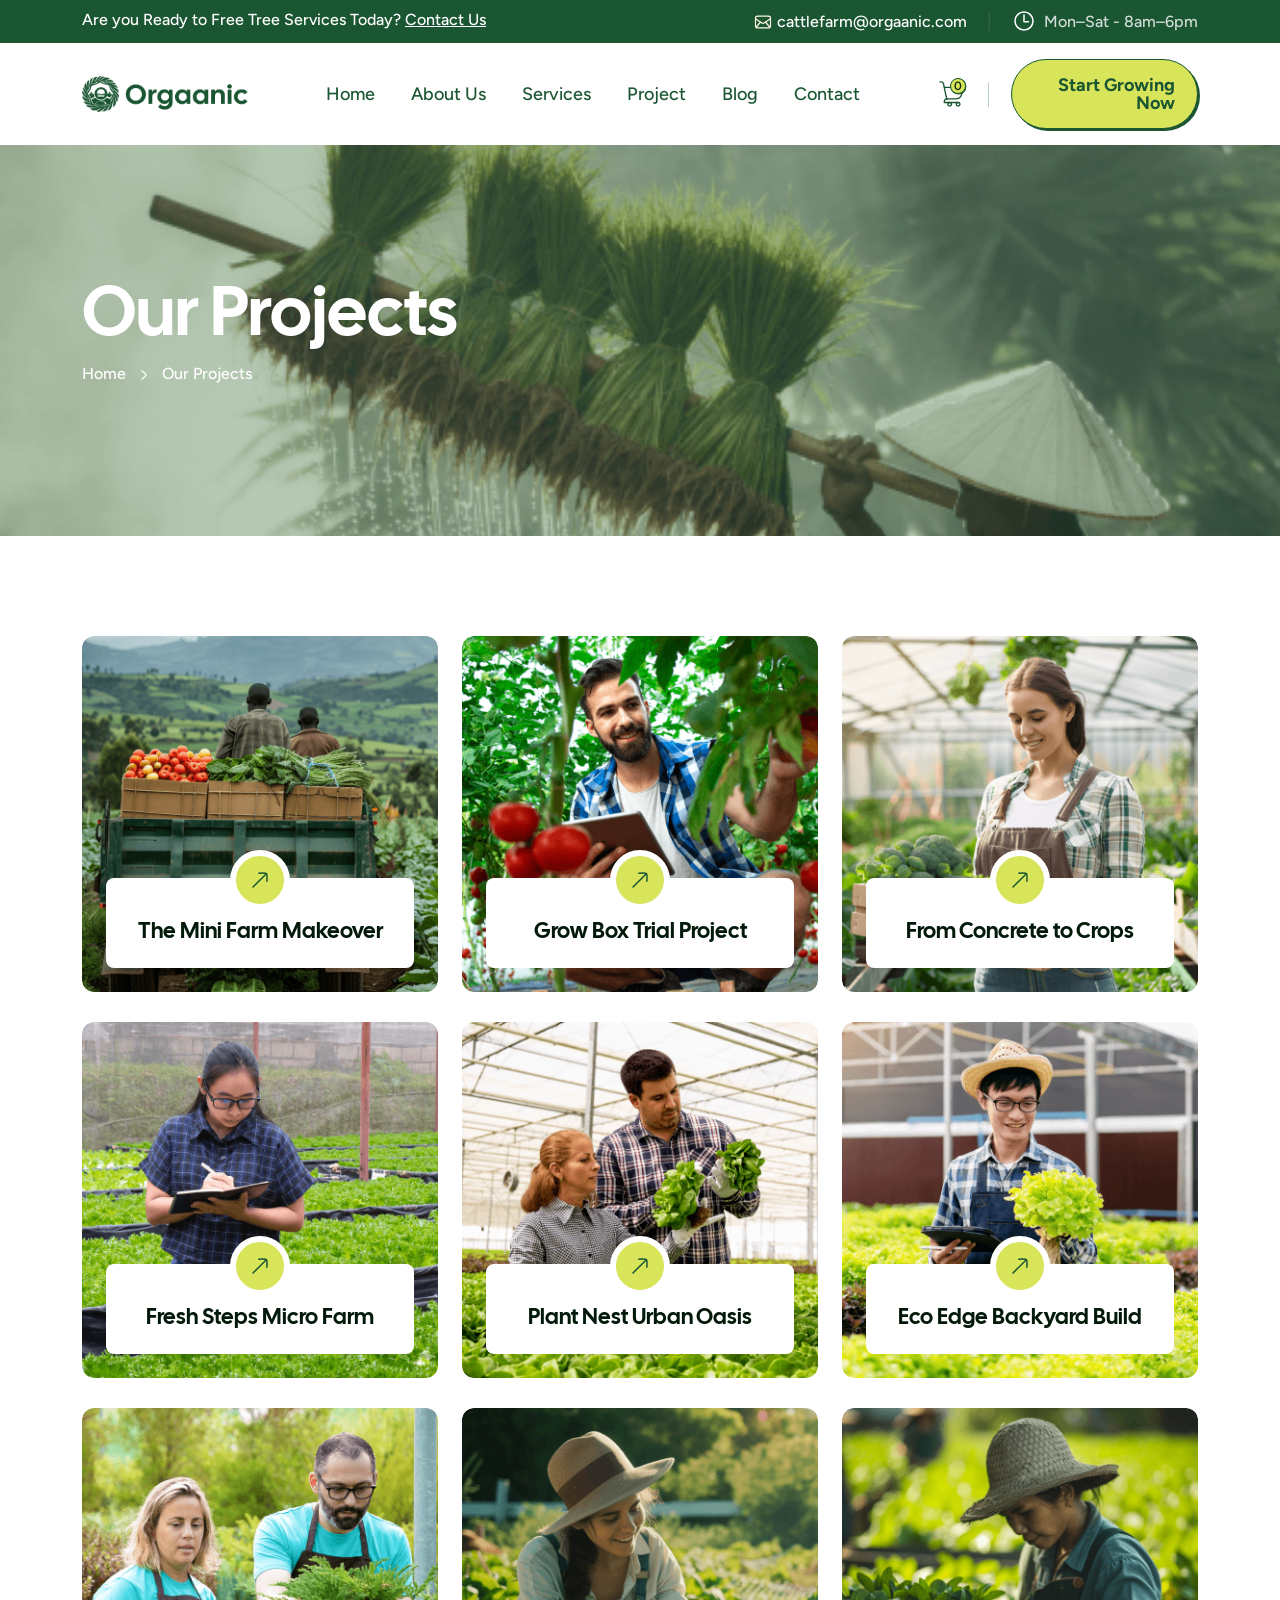
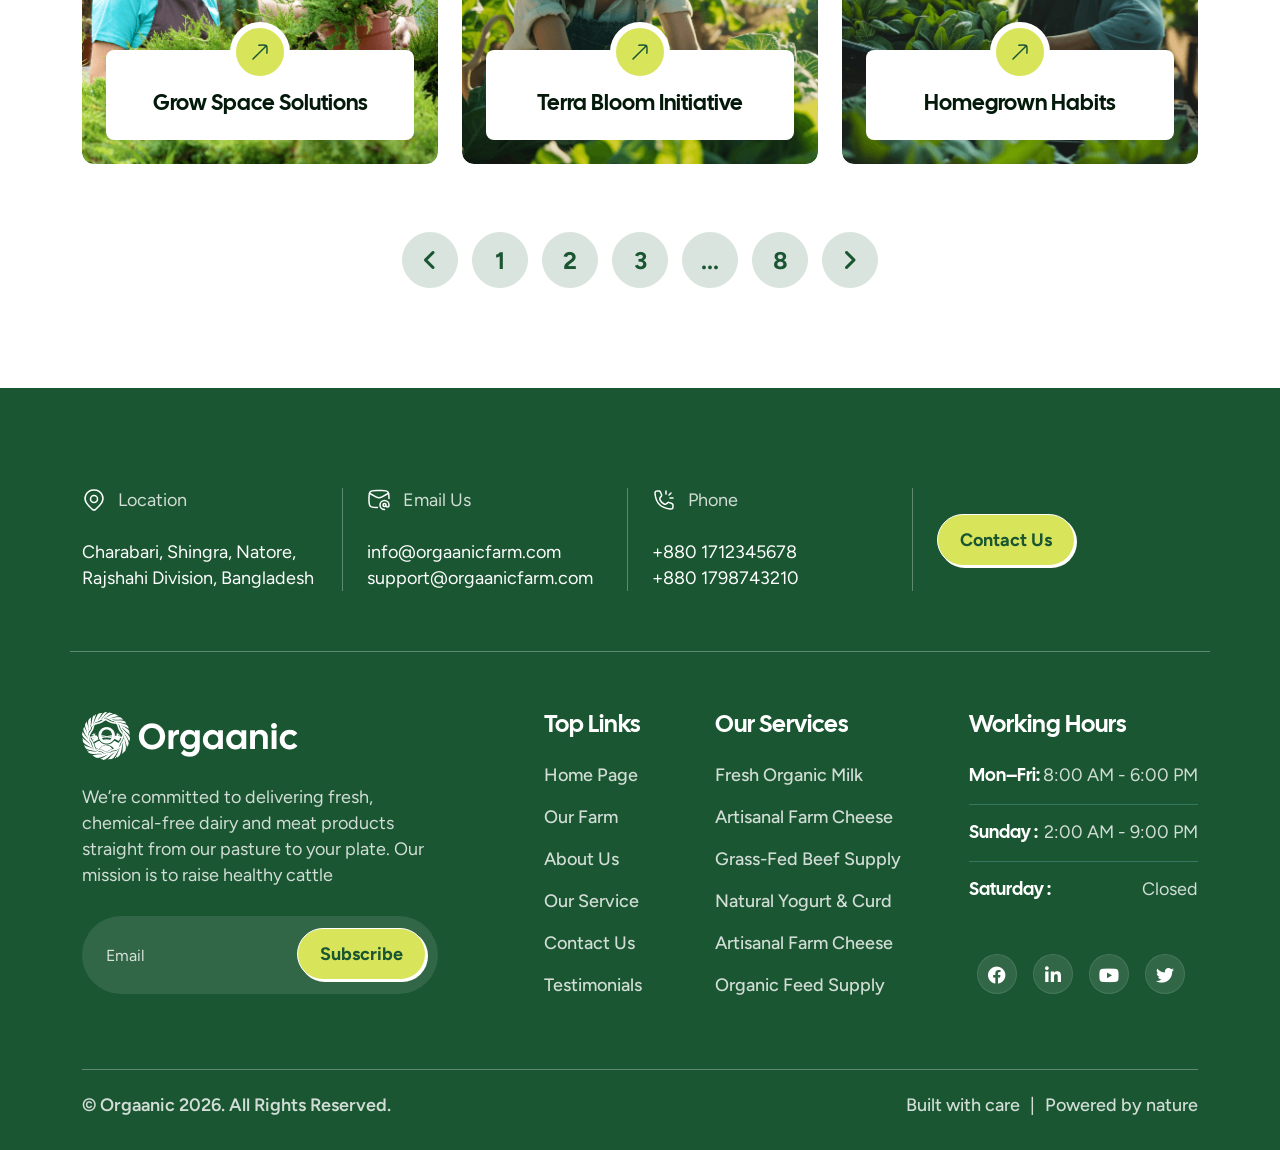
<file: project.html>
<!DOCTYPE html>
<html lang="en">



<head>
  <meta charset="UTF-8">
  <meta name="viewport" content="width=device-width, initial-scale=1.0">
  <title> Orgaanic- Agriculture and Organic Farm </title>

  <!--=====FAB ICON=======-->
  <link rel="shortcut icon" href="assets/img/logo/fav-logo1.png" type="image/x-icon">

  <!--===== CSS LINK =======-->
  <link rel="stylesheet" href="assets/css/plugins/bootstrap.min.css">
  <link rel="stylesheet" href="assets/css/plugins/aos.css">
  <link rel="stylesheet" href="assets/css/plugins/fontawesome.css">
  <link rel="stylesheet" href="assets/css/plugins/magnific-popup.css">
  <link rel="stylesheet" href="assets/css/plugins/owlcarousel.min.css">
  <link rel="stylesheet" href="assets/css/plugins/slick-slider.css">
  <link rel="stylesheet" href="assets/css/plugins/nice-select.css">
  <link rel="stylesheet" href="assets/css/plugins/swiper.min.css">
  <link rel="stylesheet" href="assets/css/main.css">

  <!--=====  JS SCRIPT LINK =======-->
  <script src="assets/js/plugins/jquery-3-7-1.min.js"></script>
</head>

<body>

  <!--===== PRELODER STARTS=======-->
    <!-- <div class="preloader">
    <div class="loading-container">
      <div class="loading"></div>
      <div id="loading-icon"><img src="assets/img/logo/preloader.png" alt=""></div>
    </div>
  </div> -->
  <!--===== PRELODER ENDS=======-->

  <!--===== PROGRESS STARTS=======-->
  <!-- <div class="paginacontainer">
    <div class="progress-wrap">
      <svg class="progress-circle svg-content" width="100%" height="100%" viewBox="-1 -1 102 102">
        <path d="M50,1 a49,49 0 0,1 0,98 a49,49 0 0,1 0,-98" />
      </svg>
    </div>
  </div> -->
  <!--===== PROGRESS ENDS=======-->

<!--===== MOBILE HEADER STARTS =======-->
  <div class="homepage1-body">
    <div class="vl-offcanvas">
      <div class="vl-offcanvas-wrapper">
        <div class="vl-offcanvas-header d-flex justify-content-between align-items-center mb-90">
          <div class="vl-offcanvas-logo">
            <a href="index.html"><img src="assets/img/footer/footer1-logo.png" alt=""></a>
          </div>
          <div class="vl-offcanvas-close">
            <button class="vl-offcanvas-close-toggle"><i class="fa-solid fa-xmark"></i></button>
          </div>
        </div>

        <div class="vl-offcanvas-menu d-xl-none mb-40">
          <nav></nav>
        </div>

        <div class="space20"></div>
        <div class="vl-offcanvas-info">
          <h3 class="vl-offcanvas-sm-title">Contact Us</h3>
          <div class="space20"></div>
          <span><a href="#"> <i class="fa-regular fa-envelope"></i> cattlefarm@orgaanic.com</a></span>
          <span><a href="tel:8801712345678"><i class="fa-solid fa-phone"></i> +880 1712345678</a></span>
          <span><a href="#"><i class="fa-solid fa-location-dot"></i> Charabari, Shingra, Natore, Rajshahi ,
              Bangladesh</a></span>
        </div>
        <div class="space20"></div>
        <div class="vl-offcanvas-social">
          <h3 class="vl-offcanvas-sm-title">Follow Us</h3>
          <div class="space20"></div>
          <a href="#"><i class="fab fa-facebook-f"></i></a>
          <a href="#"><i class="fab fa-twitter"></i></a>
          <a href="#"><i class="fab fa-linkedin-in"></i></a>
          <a href="#"><i class="fab fa-instagram"></i></a>
        </div>

      </div>
    </div>
    <div class="vl-offcanvas-overlay"></div>
  </div>
  <!--===== MOBILE HEADER STARTS =======-->

  <!--=====HEADER START=======-->
  <header class="homepage6-body">
    <div class="vl-header-area vl-transparent-header " id="vl-header-sticky">
      <div class="header-top-area header6-top-bg d-lg-block d-none">
        <div class="container">
          <div class="row">
            <div class="col-xl-12">
              <div class="header-top-main">
                <ul class="header-location">
                  <li>
                    <a class="clr-white" href="#">Are you Ready to Free Tree Services Today? <span>Contact Us</span></a>
                  </li>
                </ul>
                <div class="header-phn-area">
                  <a class="header-phn-mail clr-white" href="#"><svg xmlns="http://www.w3.org/2000/svg" width="20"
                      height="20" viewBox="0 0 20 20" fill="none">
                      <path
                        d="M3.33333 15.0052L7.5 10.0052M16.6667 15.0052L12.5 10.0052M2.5 6.67188L8.52083 10.6857C9.05542 11.0421 9.32267 11.2204 9.61158 11.2895C9.86692 11.3508 10.1331 11.3508 10.3884 11.2895C10.6773 11.2204 10.9446 11.0421 11.4792 10.6857L17.5 6.67188M5.16667 15.8385H14.8333C15.7667 15.8385 16.2335 15.8385 16.59 15.6569C16.9036 15.4971 17.1586 15.2421 17.3183 14.9285C17.5 14.572 17.5 14.1053 17.5 13.1719V6.83854C17.5 5.90512 17.5 5.43841 17.3183 5.08189C17.1586 4.76828 16.9036 4.51332 16.59 4.35353C16.2335 4.17187 15.7667 4.17188 14.8333 4.17188H5.16667C4.23325 4.17188 3.76653 4.17187 3.41002 4.35353C3.09641 4.51332 2.84144 4.76828 2.68166 5.08189C2.5 5.43841 2.5 5.90512 2.5 6.83854V13.1719C2.5 14.1053 2.5 14.572 2.68166 14.9285C2.84144 15.2421 3.09641 15.4971 3.41002 15.6569C3.76653 15.8385 4.23324 15.8385 5.16667 15.8385Z"
                        stroke="#FEF8E0" stroke-width="1.2" stroke-linecap="round" stroke-linejoin="round" />
                    </svg>cattlefarm@orgaanic.com</a>
                  <span class="header-top-line">|</span>
                  <a href="#" class="header-time header6-time"><svg xmlns="http://www.w3.org/2000/svg" width="24"
                      height="24" viewBox="0 0 24 24" fill="none">
                      <path
                        d="M12 3C7.03125 3 3 7.03125 3 12C3 16.9688 7.03125 21 12 21C16.9688 21 21 16.9688 21 12C21 7.03125 16.9688 3 12 3Z"
                        stroke="white" stroke-width="1.5" stroke-miterlimit="10" />
                      <path d="M12 6V12.75H16.5" stroke="white" stroke-width="1.5" stroke-linecap="round"
                        stroke-linejoin="round" />
                    </svg> Mon–Sat - 8am–6pm </a>
                </div>
              </div>
            </div>
          </div>
        </div>
      </div>
      <div class="vl-header-content-area white-bg">
        <div class="container">
          <div class="row align-items-center">
            <div class="col-xl-2 col-md-6 col-6">
              <div class="vl-logo">
                <a href="index.html"><img src="assets/img/logo/logo-hm6.png" alt=""></a>
              </div>
            </div>
            <div class="col-xl-7 d-none d-xl-block">
              <div class="vl-main-menu text-center">
                <nav class="vl-mobile-menu-active vl-menu-hm6-fxr">
                  <ul>
                      <li><a href="index.html">Home</a></li>
                      <li><a href="about-us.html">About Us</a></li>
                      <li><a href="service.html">Services</a></li>
                      <li><a href="project.html">Project</a></li>
                      <li><a href="blog.html">Blog</a></li>
                      <li><a href="contact.html">Contact</a></li>
                    <!-- <li class="has-dropdown">
                      <a href="#">Home <span><i class="fa-solid fa-angle-down d-xl-inline d-none"></i></span></a>
                      <ul class="sub-menu">
                        <li><a href="index.html">Home Style 01</a></li>
                        <li><a href="index-2.html">Home Style 02</a></li>
                        <li><a href="index-3.html">Home Style 03</a></li>
                        <li><a href="index-4.html">Home Style 04</a></li>
                        <li><a href="index-5.html">Home Style 05</a></li>
                        <li><a href="index-6.html">Home Style 06</a></li>
                        <li><a href="index-7.html">Home Style 07</a></li>
                        <li><a href="index-8.html">Home Style 08</a></li>
                        <li><a href="index-9.html">Home Style 09</a></li>
                        <li><a href="index-10.html">Home Style 10</a></li>
                      </ul>
                    </li>
                    <li class="has-dropdown">
                      <a href="#">Pages <span><i class="fa-solid fa-angle-down d-xl-inline d-none"></i></span></a>
                      <ul class="sub-menu">
                        <li><a href="about-us.html">About Us</a></li>
                        <li><a href="team.html">Our Team</a></li>
                        <li><a href="team-single.html">Team Details</a></li>
                        <li><a href="testimonials.html">Testimonials</a></li>
                        <li><a href="contact.html">Contact Us</a></li>
                        <li><a href="error-404.html">404</a></li>
                      </ul>
                    </li>
                    <li><a href="#">Service <span><i class="fa-solid fa-angle-down d-xl-inline d-none"></i></span></a>
                      <ul class="sub-menu">
                        <li><a href="service.html">Our Service</a></li>
                        <li><a href="#" class="span-arrow">Service Details <span><i
                                class="fa-solid fa-angle-right d-xl-inline-block d-none"></i></span></a>
                          <ul class="sub-menu menu1">
                            <li><a href="service-left.html">Service Left</a></li>
                            <li><a href="service-right.html">Service Right</a></li>
                            <li><a href="service-single.html">Service Single</a></li>
                          </ul>
                        </li>
                      </ul>
                    </li>

                    <li><a href="#">Projects <span><i class="fa-solid fa-angle-down d-xl-inline d-none"></i></span></a>
                      <ul class="sub-menu">
                        <li><a href="project.html">Our Project</a></li>
                        <li><a href="#" class="span-arrow">Project Details <span><i
                                class="fa-solid fa-angle-right d-xl-inline-block d-none"></i></span></a>
                          <ul class="sub-menu menu1">
                            <li><a href="project-left.html">Project Left</a></li>
                            <li><a href="project-right.html">Project Right</a></li>
                            <li><a href="projects-single.html">Project Single</a></li>
                          </ul>
                        </li>
                      </ul>
                    </li>
                    <li><a href="#"> Blog <span><i class="fa-solid fa-angle-down d-xl-inline d-none"></i></span></a>
                      <ul class="sub-menu">
                        <li><a href="blog.html">Our Blog</a></li>
                        <li><a href="#" class="span-arrow">Blog Details <span><i
                                class="fa-solid fa-angle-right d-xl-inline-block d-none"></i></span></a>
                          <ul class="sub-menu menu1">
                            <li><a href="blog-left.html">Blog Left</a></li>
                            <li><a href="blog-right.html">Blog Right</a></li>
                            <li><a href="blog-single.html">Blog Single</a></li>
                          </ul>
                        </li>
                      </ul>
                    </li>
                    <li><a href="contact.html">Contact</a></li> -->
                  </ul>
                </nav>
              </div>
            </div>
            <div class="col-xl-3 col-md-6 col-6">
              <div class="vl-menu-sidebar-area">
                <div class="sidebar-cart sidebar-cart6">
                  <img src="assets/img/icon/cart-icon-hm6.svg" alt="">
                  <span><a href="#">0</a></span>
                </div>
                <div class="menu-line"><svg xmlns="http://www.w3.org/2000/svg" width="1" height="25" viewBox="0 0 1 25"
                    fill="none">
                    <path d="M0.5 0.5L0.499999 24.5" stroke="#1A5632" stroke-opacity="0.3" stroke-linecap="round" />
                  </svg></div>
                <div class="vl-header-btn d-none d-xl-block text-end">
                  <div class="header6-btn">
                    <a href="contact.html" class="btn-home6">Start Growing Now</a>
                  </div>
                </div>


                <div class="vl-header-action-item d-block d-xl-none">
                  <button type="button" class="vl-offcanvas-toggle">
                    <i class="fa-solid fa-bars-staggered"></i>
                  </button>
                </div>
              </div>
            </div>
          </div>
        </div>
      </div>
    </div>
  </header>
  <!--=====HEADER END =======-->




  <!--===== HERO START =======-->
  <div class="vl-hero-inner-area parallaxie" style="background-image: url(assets/img/hero/about-us-inr-herothumb.png); background-position: center; background-size: cover; background-repeat: no-repeat;">
    <div class="container">
      <div class="row">
        <div class="col-xl-6">
          <div class="inner-hero-info">
            <h2>Our Projects</h2>
            <div class="space16"></div>
            <ul>
              <li><a href="index.html">Home</a></li>
              <li><img src="assets/img/icon/arrow-right-inner.svg" alt=""></li>
              <li><a class="aboutus_titlefix" href="#">Our Projects</a></li>
            </ul>
          </div>
        </div>
      </div>
    </div>
  </div>
  <!--===== HERO END =======-->


  <!--===== extra  END =======-->
  <div class="project_inner_section_area sp1">
    <div class="container">
      <div class="row">
        <div class="col-xl-4 col-lg-6">
          <div class="project6-box margin-b30">
            <div class="project6-thumb image-anime">
              <img class="imgs" src="assets/img/projects/project-inr-thumb1.png" alt="">
              <div class="project6-thumb-content">
                <div class="arrow_wrap">
                  <div class="content_arrow">
                    <img src="assets/img/icon/project6-arrow-right.svg" alt="">
                  </div>
                </div>
                <h3 class="title"><a href="#">The Mini Farm Makeover</a></h3>
                <p class="pera-text">The Grow Box Trial Project was launched to bring agriculture directly</p>
              </div>
            </div>
          </div>
        </div>
        <div class="col-xl-4 col-lg-6">
          <div class="project6-box margin-b30">
            <div class="project6-thumb image-anime">
              <img class="imgs" src="assets/img/projects/project-inr-thumb2.png" alt="">
              <div class="project6-thumb-content">
                <div class="arrow_wrap">
                  <div class="content_arrow">
                    <img src="assets/img/icon/project6-arrow-right.svg" alt="">
                  </div>
                </div>
                <h3 class="title"><a href="#">Grow Box Trial Project</a></h3>
                <p class="pera-text">The Grow Box Trial Project was launched to bring agriculture directly</p>
              </div>
            </div>
          </div>
        </div>
        <div class="col-xl-4 col-lg-6">
          <div class="project6-box margin-b30">
            <div class="project6-thumb image-anime">
              <img class="imgs" src="assets/img/projects/project-inr-thumb3.png" alt="">
              <div class="project6-thumb-content">
                <div class="arrow_wrap">
                  <div class="content_arrow">
                    <img src="assets/img/icon/project6-arrow-right.svg" alt="">
                  </div>
                </div>
                <h3 class="title"><a href="#">From Concrete to Crops</a></h3>
                <p class="pera-text">The Grow Box Trial Project was launched to bring agriculture directly</p>
              </div>
            </div>
          </div>
        </div>
        <div class="col-xl-4 col-lg-6">
          <div class="project6-box margin-b30">
            <div class="project6-thumb image-anime">
              <img class="imgs" src="assets/img/projects/project-inr-thumb4.png" alt="">
              <div class="project6-thumb-content">
                <div class="arrow_wrap">
                  <div class="content_arrow">
                    <img src="assets/img/icon/project6-arrow-right.svg" alt="">
                  </div>
                </div>
                <h3 class="title"><a href="#">Fresh Steps Micro Farm</a></h3>
                <p class="pera-text">The Grow Box Trial Project was launched to bring agriculture directly</p>
              </div>
            </div>
          </div>
        </div>
        <div class="col-xl-4 col-lg-6">
          <div class="project6-box margin-b30">
            <div class="project6-thumb image-anime">
              <img class="imgs" src="assets/img/projects/project-inr-thumb5.png" alt="">
              <div class="project6-thumb-content">
                <div class="arrow_wrap">
                  <div class="content_arrow">
                    <img src="assets/img/icon/project6-arrow-right.svg" alt="">
                  </div>
                </div>
                <h3 class="title"><a href="#">Plant Nest Urban Oasis</a></h3>
                <p class="pera-text">The Grow Box Trial Project was launched to bring agriculture directly</p>
              </div>
            </div>
          </div>
        </div>
        <div class="col-xl-4 col-lg-6">
          <div class="project6-box margin-b30">
            <div class="project6-thumb image-anime">
              <img class="imgs" src="assets/img/projects/project-inr-thumb6.png" alt="">
              <div class="project6-thumb-content">
                <div class="arrow_wrap">
                  <div class="content_arrow">
                    <img src="assets/img/icon/project6-arrow-right.svg" alt="">
                  </div>
                </div>
                <h3 class="title"><a href="#">Eco Edge Backyard Build</a></h3>
                <p class="pera-text">The Grow Box Trial Project was launched to bring agriculture directly</p>
              </div>
            </div>
          </div>
        </div>
        <div class="col-xl-4 col-lg-6">
          <div class="project6-box margin-b30">
            <div class="project6-thumb image-anime">
              <img class="imgs" src="assets/img/projects/project-inr-thumb7.png" alt="">
              <div class="project6-thumb-content">
                <div class="arrow_wrap">
                  <div class="content_arrow">
                    <img src="assets/img/icon/project6-arrow-right.svg" alt="">
                  </div>
                </div>
                <h3 class="title"><a href="#">Grow Space Solutions</a></h3>
                <p class="pera-text">The Grow Box Trial Project was launched to bring agriculture directly</p>
              </div>
            </div>
          </div>
        </div>
        <div class="col-xl-4 col-lg-6">
          <div class="project6-box margin-b30">
            <div class="project6-thumb image-anime">
              <img class="imgs" src="assets/img/projects/project-inr-thumb8.png" alt="">
              <div class="project6-thumb-content">
                <div class="arrow_wrap">
                  <div class="content_arrow">
                    <img src="assets/img/icon/project6-arrow-right.svg" alt="">
                  </div>
                </div>
                <h3 class="title"><a href="#">Terra Bloom Initiative</a></h3>
                <p class="pera-text">The Grow Box Trial Project was launched to bring agriculture directly</p>
              </div>
            </div>
          </div>
        </div>
        <div class="col-xl-4 col-lg-6">
          <div class="project6-box margin-b30">
            <div class="project6-thumb image-anime">
              <img class="imgs" src="assets/img/projects/project-inr-thumb9.png" alt="">
              <div class="project6-thumb-content">
                <div class="arrow_wrap">
                  <div class="content_arrow">
                    <img src="assets/img/icon/project6-arrow-right.svg" alt="">
                  </div>
                </div>
                <h3 class="title"><a href="#">Homegrown Habits</a></h3>
                <p class="pera-text">The Grow Box Trial Project was launched to bring agriculture directly</p>
              </div>
            </div>
          </div>
        </div>

        <div class="inner-pagination text-center">
          <ul>
            <li><a href="#"><i class="fa-solid fa-angle-left"></i></a></li>
            <li><a href="#">1</a></li>
            <li><a href="#">2</a></li>
            <li><a href="#">3</a></li>
            <li><a href="#">...</a></li>
            <li><a href="#">8</a></li>
            <li><a href="#"><i class="fa-solid fa-angle-right"></i></a></li>
          </ul>
        </div>

      </div>

    </div>
  </div>
  <!--===== extra  END =======-->



  <!--===== footer area start =======-->
   <div class="vl-footer1-area vl-footer6-area">
    <div class="container">
      <div class="row">
        <div class="vl-footer1-top">
          <div class="row align-items-center">
            <div class="col-xl-3 col-lg-3 col-md-6">
              <div class="footer1-mobile">
                <div class="icons">
                  <a href="#"><svg xmlns="http://www.w3.org/2000/svg" width="24" height="24" viewBox="0 0 24 24"
                      fill="none">
                      <path
                        d="M13.6177 21.367C13.1841 21.773 12.6044 22 12.0011 22C11.3978 22 10.8182 21.773 10.3845 21.367C6.41302 17.626 1.09076 13.4469 3.68627 7.37966C5.08963 4.09916 8.45834 2 12.0011 2C15.5439 2 18.9126 4.09916 20.316 7.37966C22.9082 13.4393 17.599 17.6389 13.6177 21.367Z"
                        stroke="white" stroke-width="1.5"></path>
                      <path
                        d="M15.5 11C15.5 12.933 13.933 14.5 12 14.5C10.067 14.5 8.5 12.933 8.5 11C8.5 9.067 10.067 7.5 12 7.5C13.933 7.5 15.5 9.067 15.5 11Z"
                        stroke="white" stroke-width="1.5"></path>
                    </svg>Location</a>
                </div>
                <div class="space24"></div>
                <ul>
                  <li><a href="#">Charabari, Shingra, Natore,</a></li> 
                  <li><a href="#">Rajshahi Division, Bangladesh</a></li>
                </ul>
              </div>
            </div>
            <div class="col-xl-3 col-lg-3 col-md-6">
               <div class="space20 d-xl-none d-block"></div>
              <div class="footer1-mobile">
                <div class="icons">
                  <a href="#"><svg xmlns="http://www.w3.org/2000/svg" width="24" height="24" viewBox="0 0 24 24"
                      fill="none">
                      <path d="M2 5L8.91302 8.92462C11.4387 10.3585 12.5613 10.3585 15.087 8.92462L22 5" stroke="white"
                        stroke-width="1.5" stroke-linejoin="round"></path>
                      <path
                        d="M10.5 19.5C10.0337 19.4939 9.56682 19.485 9.09883 19.4732C5.95033 19.3941 4.37608 19.3545 3.24496 18.2184C2.11383 17.0823 2.08114 15.5487 2.01577 12.4814C1.99475 11.4951 1.99474 10.5147 2.01576 9.52843C2.08114 6.46113 2.11382 4.92748 3.24495 3.79139C4.37608 2.6553 5.95033 2.61573 9.09882 2.53658C11.0393 2.4878 12.9607 2.48781 14.9012 2.53659C18.0497 2.61574 19.6239 2.65532 20.755 3.79141C21.8862 4.92749 21.9189 6.46114 21.9842 9.52844C21.9939 9.98251 21.9991 10.1965 21.9999 10.5"
                        stroke="white" stroke-width="1.5" stroke-linecap="round" stroke-linejoin="round"></path>
                      <path
                        d="M19 17C19 17.8284 18.3284 18.5 17.5 18.5C16.6716 18.5 16 17.8284 16 17C16 16.1716 16.6716 15.5 17.5 15.5C18.3284 15.5 19 16.1716 19 17ZM19 17V17.5C19 18.3284 19.6716 19 20.5 19C21.3284 19 22 18.3284 22 17.5V17C22 14.5147 19.9853 12.5 17.5 12.5C15.0147 12.5 13 14.5147 13 17C13 19.4853 15.0147 21.5 17.5 21.5"
                        stroke="white" stroke-width="1.5" stroke-linecap="round" stroke-linejoin="round"></path>
                    </svg>Email Us</a>
                </div>
                <div class="space24"></div>
                <ul>
                  <li><a href="#">info@orgaanicfarm.com</a></li>
                  <li><a href="#">support@orgaanicfarm.com</a></li>
                </ul>
              </div>
            </div>
            <div class="col-xl-3 col-lg-3 col-md-6">
              <div class="footer1-mobile lg-mt20">
                <div class="icons">
                  <a href="#"><svg xmlns="http://www.w3.org/2000/svg" width="24" height="24" viewBox="0 0 24 24"
                      fill="none">
                      <path d="M14 3V6M19 5L17 7M21 10H18" stroke="white" stroke-width="1.5" stroke-linecap="round"
                        stroke-linejoin="round"></path>
                      <path
                        d="M9.15825 5.71223L8.7556 4.80625C8.49232 4.21388 8.36068 3.91768 8.1638 3.69101C7.91707 3.40694 7.59547 3.19794 7.23567 3.08785C6.94858 3 6.62446 3 5.97621 3C5.02791 3 4.55375 3 4.15573 3.18229C3.68687 3.39702 3.26343 3.86328 3.09473 4.3506C2.95151 4.76429 2.99253 5.18943 3.07458 6.0397C3.94791 15.0902 8.90981 20.0521 17.9603 20.9254C18.8106 21.0075 19.2357 21.0485 19.6494 20.9053C20.1367 20.7366 20.603 20.3131 20.8177 19.8443C21 19.4462 21 18.9721 21 18.0238C21 17.3755 21 17.0514 20.9122 16.7643C20.8021 16.4045 20.5931 16.0829 20.309 15.8362C20.0823 15.6393 19.7861 15.5077 19.1937 15.2444L18.2878 14.8417C17.6462 14.5566 17.3255 14.4141 16.9995 14.3831C16.6876 14.3534 16.3731 14.3972 16.0811 14.5109C15.776 14.6297 15.5063 14.8544 14.967 15.3038C14.4301 15.7512 14.1617 15.9749 13.8337 16.0947C13.543 16.2009 13.1586 16.2403 12.8523 16.1951C12.5069 16.1442 12.2423 16.0029 11.7133 15.7201C10.0672 14.8405 9.15953 13.9328 8.27986 12.2867C7.99714 11.7577 7.85578 11.4931 7.80487 11.1477C7.75974 10.8414 7.79908 10.457 7.9053 10.1663C8.02512 9.83828 8.24881 9.56986 8.69619 9.033C9.14562 8.49368 9.37034 8.22402 9.48915 7.91891C9.60285 7.62694 9.64661 7.3124 9.61694 7.00048C9.58594 6.67452 9.44338 6.35376 9.15825 5.71223Z"
                        stroke="white" stroke-width="1.5" stroke-linecap="round"></path>
                    </svg>Phone
                  </a>
                </div>
                <div class="space24"></div>
                <ul>
                   <li><a href="tel:+8801712345678">+880 1712345678</a></li>
                  <li><a href="tel:+8801798743210">+880 1798743210</a></li>
                </ul>
              </div>
            </div>
            <div class="col-xl-3 col-lg-3 col-md-6">
               <div class="space30 d-xl-none d-block"></div>
              <div class="footer1-mobile footer1-mobile-fixxer lg-mt20">
                <a href="contact.html" class="btn4-home6">Contact Us</a>
              </div>
            </div>
          </div>
        </div>
        <div class="vl-footer1-info">
          <div class="row">
            <div class="col-xl-4 col-lg-4 col-md-6">
              <div class="footer1-logo-area">
                <img src="assets/img/footer/footer1-logo.png" alt="">
                <div class="space24"></div>
                <p>We’re committed to delivering fresh, chemical-free dairy and meat products straight from our pasture
                  to your plate. Our mission is to raise healthy cattle</p>
                <div class="space28"></div>
                <div class="footer1-subscribe">
                  <form action="#">
                    <input type="email" placeholder="Email">
                    <div class="sub-btn">
                      <button type="submit" class="btn4-home6">Subscribe</button>
                    </div>
                  </form>
                </div>
              </div>
            </div>
            <div class="col-xl col-lg-4 col-md-6">
               <div class="space30 d-md-none d-block"></div>
              <div class="footer-widget-area wid1-fix mt-20xs_brk">
                <h3>Top Links</h3>
                <div class="space28"></div>
                <ul>
                  <li><a href="index-2.html">Home Page</a></li>
                  <li><a href="about-us.html">Our Farm</a></li>
                  <li><a href="service.html">About Us</a></li>
                  <li><a href="service.html">Our Service</a></li>
                  <li><a href="blog.html">Contact Us</a></li>
                  <li><a href="contact.html">Testimonials </a></li>
                </ul>
              </div>
            </div>
            <div class="col-xl col-lg-4 col-md-6">
               <div class="space30 d-md-none d-block"></div>
              <div class="footer-widget-area">
                <h3>Our Services</h3>
                <div class="space28"></div>
                <ul>
                  <li><a href="index-2.html">Fresh Organic Milk</a></li>
                  <li><a href="about-us.html">Artisanal Farm Cheese</a></li>
                  <li><a href="service.html">Grass-Fed Beef Supply</a></li>
                  <li><a href="service.html">Natural Yogurt &amp; Curd</a></li>
                  <li><a href="blog.html">Artisanal Farm Cheese</a></li>
                  <li><a href="contact.html">Organic Feed Supply</a></li>
                </ul>
              </div>
            </div>
            <div class="col-xl col-lg-4 col-md-6">
              <div class="space30 d-xl-none d-block"></div>
              <div class="footer1-widget-hour-info">
                <div class="footer-widget-hour">
                  <h3>Working Hours</h3>
                  <div class="space28"></div>
                  <ul>
                    <li><span><a class="f-date" href="#">Mon–Fri:</a></span> <span><a href="#">8:00 AM - 6:00
                          PM</a></span></li>
                    <li><span><a class="f-date" href="#">Sunday :</a></span> <span><a href="#">2:00 AM - 9:00
                          PM</a></span></li>
                    <li><span><a class="f-date" href="#">Saturday :</a></span> <span><a href="#">Closed</a></span></li>
                  </ul>
                </div>
                <div class="space28"></div>
                <div class="footer1-widget-social footer6-widget-social">
                  <ul class="social_link social1-footer">
                    <li>
                      <a href="#"><i class="fa-brands fa-facebook"></i></a>
                    </li>
                    <li>
                      <a href="#"><i class="fa-brands fa-linkedin-in"></i></a>
                    </li>
                    <li>
                      <a href="#"><i class="fa-brands fa-youtube"></i></a>
                    </li>
                    <li>
                      <a href="#"><i class="fa-brands fa-twitter"></i></a>
                    </li>
                  </ul>
                </div>
              </div>
            </div>
          </div>
        </div>
      </div>
      <div class="space60"></div>
      <div class="footer1-copyright-area">
        <ul class="footer1-copyright-wrap">
          <li><a href="#">© Orgaanic 2026. All Rights Reserved.</a></li>
          <li><a class="fw-500" href="#">Built with care <span>|</span> Powered by nature</a></li>
        </ul>
      </div>
    </div>
  </div>
  <!--===== footer area end =======-->

  <!-- MouseCursor Start -->
  <div class="mouseCursor cursor-outer"></div>
  <div class="mouseCursor cursor-inner"></div>


  <!--===== JS SCRIPT LINK =======-->
  <script src="assets/js/plugins/bootstrap.min.js"></script>
  <script src="assets/js/plugins/fontawesome.js"></script>
  <script src="assets/js/plugins/aos.js"></script>
  <script src="assets/js/plugins/counter.js"></script>
  <script src="assets/js/plugins/magnific-popup.js"></script>
  <script src="assets/js/plugins/owlcarousel.min.js"></script>
  <script src="assets/js/plugins/nice-select.js"></script>
  <script src="assets/js/plugins/waypoints.js"></script>
  <script src="assets/js/plugins/slick-slider.js"></script>
  <script src="assets/js/plugins/swiper.min.js"></script>

  <!-- GSAP ANIMATION -->
  <script src="assets/js/plugins/gsap.min.js"></script>
  <script src="assets/js/plugins/ScrollTrigger.min.js"></script>
  <script src="assets/js/plugins/SmoothScroll.js"></script>
  <script src="assets/js/plugins/Splitetext.js"></script>
  <script src="assets/js/plugins/parallaxie.js"></script>

  <script src="assets/js/main.js"></script>

</body>



</html>
</file>
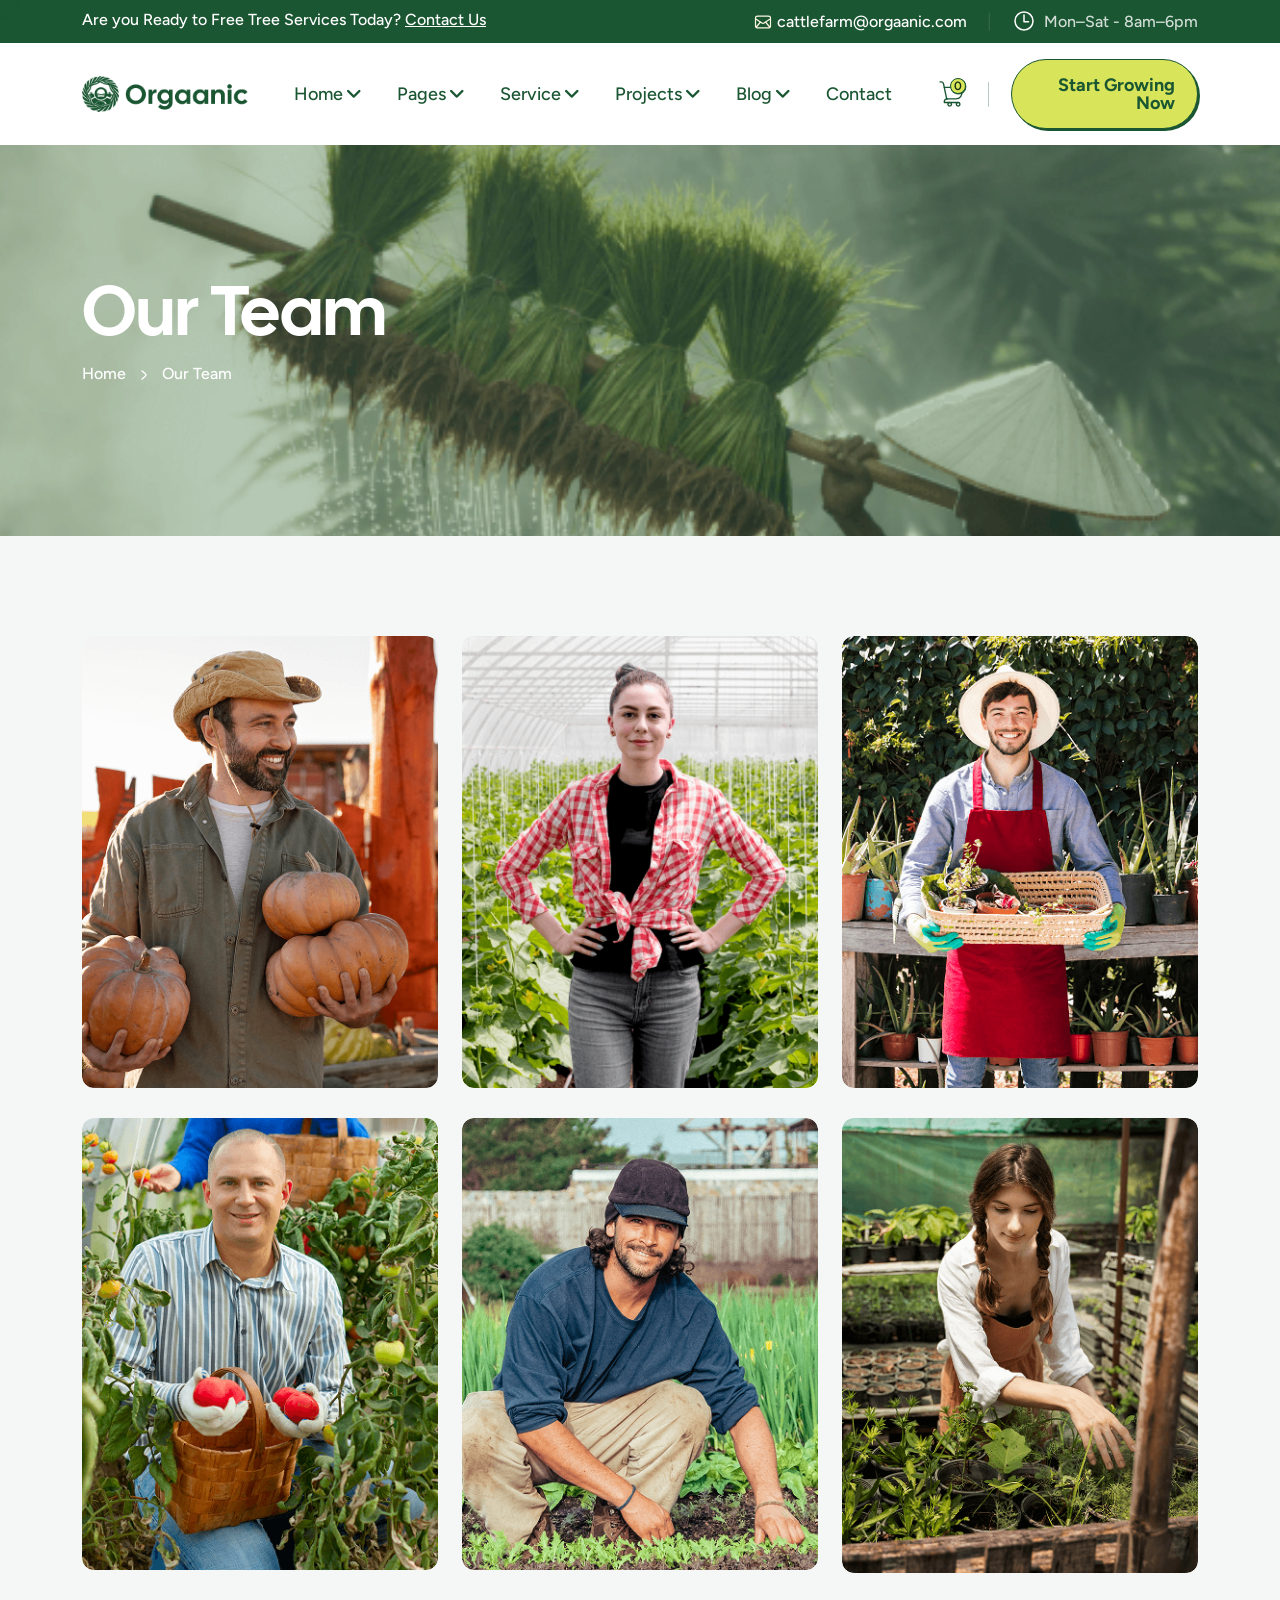
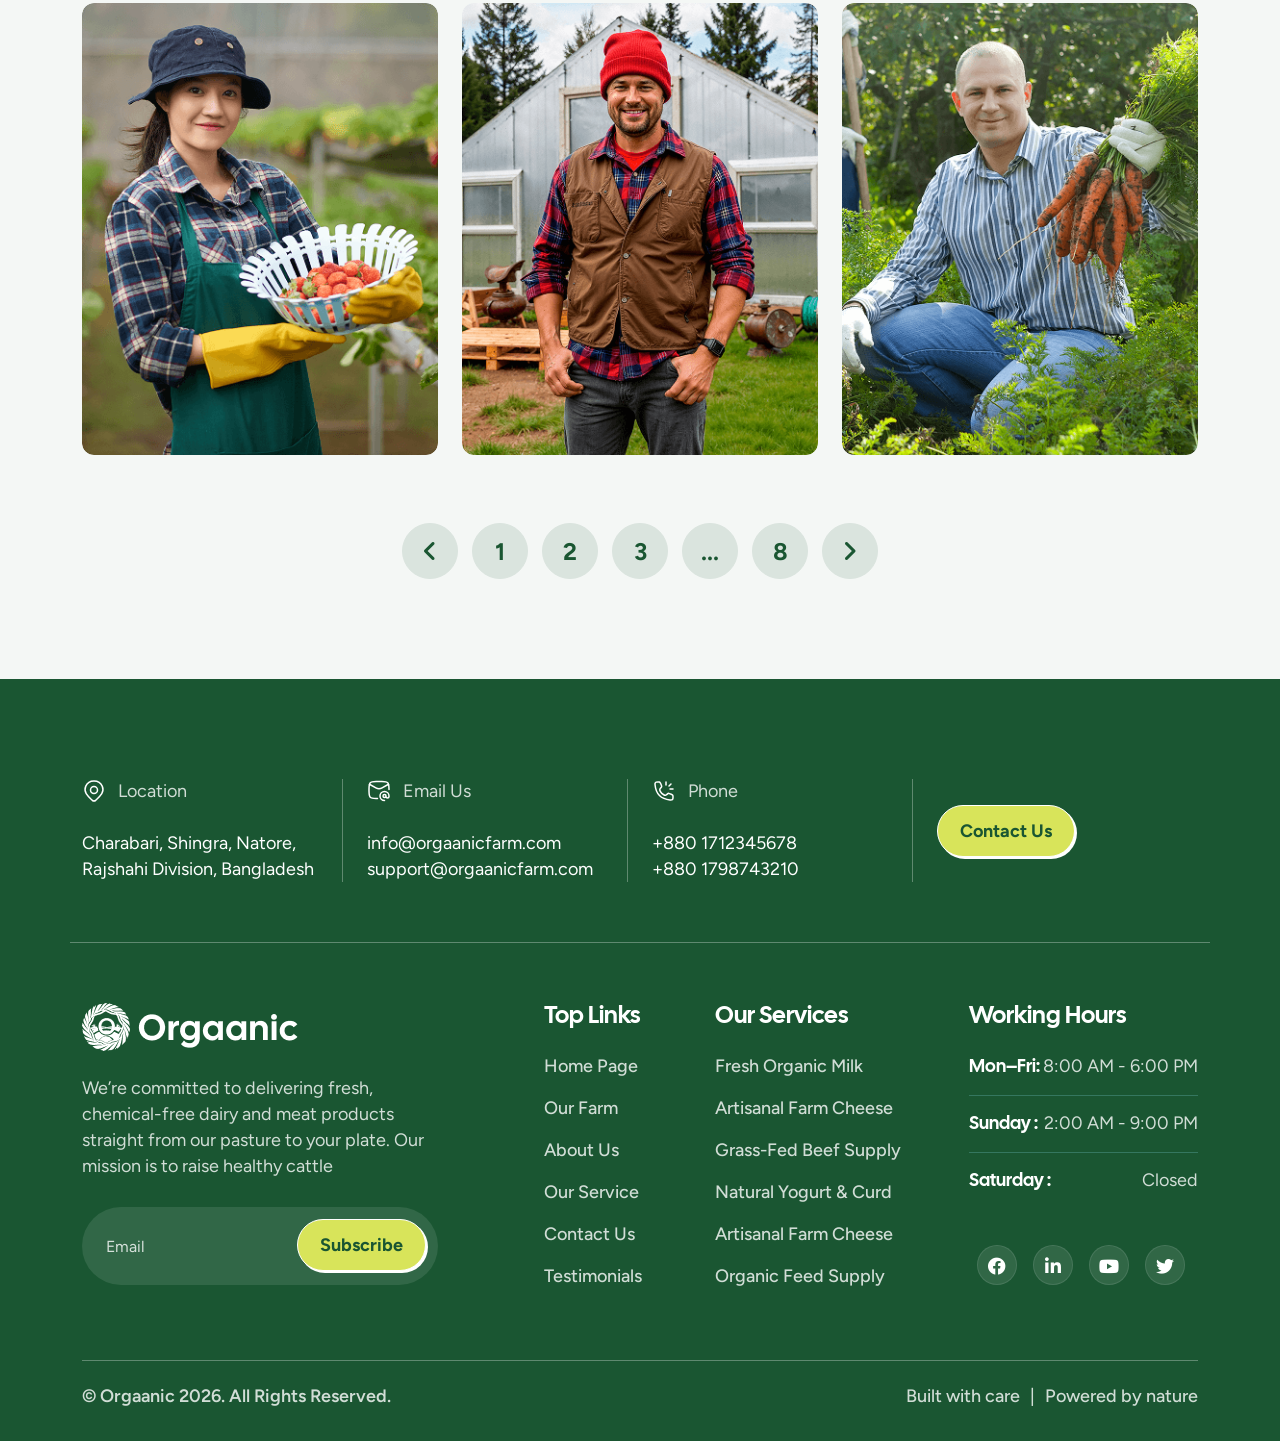
<file: team.html>
<!DOCTYPE html>
<html lang="en">


<!-- Mirrored from https://html.vikinglab.agency/orgaanic/team.html by HTTrack Website Copier/3.x [XR&CO], Wed, 21 Oct 2026 18:39:07 GMT -->
<head>
  <meta charset="UTF-8">
  <meta name="viewport" content="width=device-width, initial-scale=1.0">
  <title> Orgaanic- Agriculture and Organic Farm HTML Template </title>

  <!--=====FAB ICON=======-->
  <link rel="shortcut icon" href="assets/img/logo/fav-logo1.png" type="image/x-icon">

  <!--===== CSS LINK =======-->
  <link rel="stylesheet" href="assets/css/plugins/bootstrap.min.css">
  <link rel="stylesheet" href="assets/css/plugins/aos.css">
  <link rel="stylesheet" href="assets/css/plugins/fontawesome.css">
  <link rel="stylesheet" href="assets/css/plugins/magnific-popup.css">
  <link rel="stylesheet" href="assets/css/plugins/owlcarousel.min.css">
  <link rel="stylesheet" href="assets/css/plugins/slick-slider.css">
  <link rel="stylesheet" href="assets/css/plugins/nice-select.css">
  <link rel="stylesheet" href="assets/css/plugins/swiper.min.css">
  <link rel="stylesheet" href="assets/css/main.css">

  <!--=====  JS SCRIPT LINK =======-->
  <script src="assets/js/plugins/jquery-3-7-1.min.js"></script>
</head>

<body>

  <!--===== PRELODER STARTS=======-->
    <div class="preloader">
    <div class="loading-container">
      <div class="loading"></div>
      <div id="loading-icon"><img src="assets/img/logo/preloader.png" alt=""></div>
    </div>
  </div>
  <!--===== PRELODER ENDS=======-->

  <!--===== PROGRESS STARTS=======-->
  <div class="paginacontainer">
    <div class="progress-wrap">
      <svg class="progress-circle svg-content" width="100%" height="100%" viewBox="-1 -1 102 102">
        <path d="M50,1 a49,49 0 0,1 0,98 a49,49 0 0,1 0,-98" />
      </svg>
    </div>
  </div>
  <!--===== PROGRESS ENDS=======-->

<!--===== MOBILE HEADER STARTS =======-->
  <div class="homepage1-body">
    <div class="vl-offcanvas">
      <div class="vl-offcanvas-wrapper">
        <div class="vl-offcanvas-header d-flex justify-content-between align-items-center mb-90">
          <div class="vl-offcanvas-logo">
            <a href="index.html"><img src="assets/img/footer/footer1-logo.png" alt=""></a>
          </div>
          <div class="vl-offcanvas-close">
            <button class="vl-offcanvas-close-toggle"><i class="fa-solid fa-xmark"></i></button>
          </div>
        </div>

        <div class="vl-offcanvas-menu d-xl-none mb-40">
          <nav></nav>
        </div>

        <div class="space20"></div>
        <div class="vl-offcanvas-info">
          <h3 class="vl-offcanvas-sm-title">Contact Us</h3>
          <div class="space20"></div>
          <span><a href="#"> <i class="fa-regular fa-envelope"></i> cattlefarm@orgaanic.com</a></span>
          <span><a href="tel:8801712345678"><i class="fa-solid fa-phone"></i> +880 1712345678</a></span>
          <span><a href="#"><i class="fa-solid fa-location-dot"></i> Charabari, Shingra, Natore, Rajshahi ,
              Bangladesh</a></span>
        </div>
        <div class="space20"></div>
        <div class="vl-offcanvas-social">
          <h3 class="vl-offcanvas-sm-title">Follow Us</h3>
          <div class="space20"></div>
          <a href="#"><i class="fab fa-facebook-f"></i></a>
          <a href="#"><i class="fab fa-twitter"></i></a>
          <a href="#"><i class="fab fa-linkedin-in"></i></a>
          <a href="#"><i class="fab fa-instagram"></i></a>
        </div>

      </div>
    </div>
    <div class="vl-offcanvas-overlay"></div>
  </div>
  <!--===== MOBILE HEADER STARTS =======-->

  <!--=====HEADER START=======-->
  <header class="homepage6-body">
    <div class="vl-header-area vl-transparent-header " id="vl-header-sticky">
      <div class="header-top-area header6-top-bg d-lg-block d-none">
        <div class="container">
          <div class="row">
            <div class="col-xl-12">
              <div class="header-top-main">
                <ul class="header-location">
                  <li>
                    <a class="clr-white" href="#">Are you Ready to Free Tree Services Today? <span>Contact Us</span></a>
                  </li>
                </ul>
                <div class="header-phn-area">
                  <a class="header-phn-mail clr-white" href="#"><svg xmlns="http://www.w3.org/2000/svg" width="20"
                      height="20" viewBox="0 0 20 20" fill="none">
                      <path
                        d="M3.33333 15.0052L7.5 10.0052M16.6667 15.0052L12.5 10.0052M2.5 6.67188L8.52083 10.6857C9.05542 11.0421 9.32267 11.2204 9.61158 11.2895C9.86692 11.3508 10.1331 11.3508 10.3884 11.2895C10.6773 11.2204 10.9446 11.0421 11.4792 10.6857L17.5 6.67188M5.16667 15.8385H14.8333C15.7667 15.8385 16.2335 15.8385 16.59 15.6569C16.9036 15.4971 17.1586 15.2421 17.3183 14.9285C17.5 14.572 17.5 14.1053 17.5 13.1719V6.83854C17.5 5.90512 17.5 5.43841 17.3183 5.08189C17.1586 4.76828 16.9036 4.51332 16.59 4.35353C16.2335 4.17187 15.7667 4.17188 14.8333 4.17188H5.16667C4.23325 4.17188 3.76653 4.17187 3.41002 4.35353C3.09641 4.51332 2.84144 4.76828 2.68166 5.08189C2.5 5.43841 2.5 5.90512 2.5 6.83854V13.1719C2.5 14.1053 2.5 14.572 2.68166 14.9285C2.84144 15.2421 3.09641 15.4971 3.41002 15.6569C3.76653 15.8385 4.23324 15.8385 5.16667 15.8385Z"
                        stroke="#FEF8E0" stroke-width="1.2" stroke-linecap="round" stroke-linejoin="round" />
                    </svg>cattlefarm@orgaanic.com</a>
                  <span class="header-top-line">|</span>
                  <a href="#" class="header-time header6-time"><svg xmlns="http://www.w3.org/2000/svg" width="24"
                      height="24" viewBox="0 0 24 24" fill="none">
                      <path
                        d="M12 3C7.03125 3 3 7.03125 3 12C3 16.9688 7.03125 21 12 21C16.9688 21 21 16.9688 21 12C21 7.03125 16.9688 3 12 3Z"
                        stroke="white" stroke-width="1.5" stroke-miterlimit="10" />
                      <path d="M12 6V12.75H16.5" stroke="white" stroke-width="1.5" stroke-linecap="round"
                        stroke-linejoin="round" />
                    </svg> Mon–Sat - 8am–6pm </a>
                </div>
              </div>
            </div>
          </div>
        </div>
      </div>
      <div class="vl-header-content-area white-bg">
        <div class="container">
          <div class="row align-items-center">
            <div class="col-xl-2 col-md-6 col-6">
              <div class="vl-logo">
                <a href="index.html"><img src="assets/img/logo/logo-hm6.png" alt=""></a>
              </div>
            </div>
            <div class="col-xl-7 d-none d-xl-block">
              <div class="vl-main-menu text-center">
                <nav class="vl-mobile-menu-active vl-menu-hm6-fxr">
                  <ul>
                    <li class="has-dropdown">
                      <a href="#">Home <span><i class="fa-solid fa-angle-down d-xl-inline d-none"></i></span></a>
                      <ul class="sub-menu">
                        <li><a href="index.html">Home Style 01</a></li>
                        <li><a href="index-2.html">Home Style 02</a></li>
                        <li><a href="index-3.html">Home Style 03</a></li>
                        <li><a href="index-4.html">Home Style 04</a></li>
                        <li><a href="index-5.html">Home Style 05</a></li>
                        <li><a href="index-6.html">Home Style 06</a></li>
                        <li><a href="index-7.html">Home Style 07</a></li>
                        <li><a href="index-8.html">Home Style 08</a></li>
                        <li><a href="index-9.html">Home Style 09</a></li>
                        <li><a href="index-10.html">Home Style 10</a></li>
                      </ul>
                    </li>
                    <li class="has-dropdown">
                      <a href="#">Pages <span><i class="fa-solid fa-angle-down d-xl-inline d-none"></i></span></a>
                      <ul class="sub-menu">
                        <li><a href="about-us.html">About Us</a></li>
                        <li><a href="team.html">Our Team</a></li>
                        <li><a href="team-single.html">Team Details</a></li>
                        <li><a href="testimonials.html">Testimonials</a></li>
                        <li><a href="contact.html">Contact Us</a></li>
                        <li><a href="error-404.html">404</a></li>
                      </ul>
                    </li>
                    <li><a href="#">Service <span><i class="fa-solid fa-angle-down d-xl-inline d-none"></i></span></a>
                      <ul class="sub-menu">
                        <li><a href="service.html">Our Service</a></li>
                        <li><a href="#" class="span-arrow">Service Details <span><i
                                class="fa-solid fa-angle-right d-xl-inline-block d-none"></i></span></a>
                          <ul class="sub-menu menu1">
                            <li><a href="service-left.html">Service Left</a></li>
                            <li><a href="service-right.html">Service Right</a></li>
                            <li><a href="service-single.html">Service Single</a></li>
                          </ul>
                        </li>
                      </ul>
                    </li>

                    <li><a href="#">Projects <span><i class="fa-solid fa-angle-down d-xl-inline d-none"></i></span></a>
                      <ul class="sub-menu">
                        <li><a href="project.html">Our Project</a></li>
                        <li><a href="#" class="span-arrow">Project Details <span><i
                                class="fa-solid fa-angle-right d-xl-inline-block d-none"></i></span></a>
                          <ul class="sub-menu menu1">
                            <li><a href="project-left.html">Project Left</a></li>
                            <li><a href="project-right.html">Project Right</a></li>
                            <li><a href="projects-single.html">Project Single</a></li>
                          </ul>
                        </li>
                      </ul>
                    </li>
                    <li><a href="#"> Blog <span><i class="fa-solid fa-angle-down d-xl-inline d-none"></i></span></a>
                      <ul class="sub-menu">
                        <li><a href="blog.html">Our Blog</a></li>
                        <li><a href="#" class="span-arrow">Blog Details <span><i
                                class="fa-solid fa-angle-right d-xl-inline-block d-none"></i></span></a>
                          <ul class="sub-menu menu1">
                            <li><a href="blog-left.html">Blog Left</a></li>
                            <li><a href="blog-right.html">Blog Right</a></li>
                            <li><a href="blog-single.html">Blog Single</a></li>
                          </ul>
                        </li>
                      </ul>
                    </li>
                    <li><a href="contact.html">Contact</a></li>
                  </ul>
                </nav>
              </div>
            </div>
            <div class="col-xl-3 col-md-6 col-6">
              <div class="vl-menu-sidebar-area">
                <div class="sidebar-cart sidebar-cart6">
                  <img src="assets/img/icon/cart-icon-hm6.svg" alt="">
                  <span><a href="#">0</a></span>
                </div>
                <div class="menu-line"><svg xmlns="http://www.w3.org/2000/svg" width="1" height="25" viewBox="0 0 1 25"
                    fill="none">
                    <path d="M0.5 0.5L0.499999 24.5" stroke="#1A5632" stroke-opacity="0.3" stroke-linecap="round" />
                  </svg></div>
                <div class="vl-header-btn d-none d-xl-block text-end">
                  <div class="header6-btn">
                    <a href="contact.html" class="btn-home6">Start Growing Now</a>
                  </div>
                </div>


                <div class="vl-header-action-item d-block d-xl-none">
                  <button type="button" class="vl-offcanvas-toggle">
                    <i class="fa-solid fa-bars-staggered"></i>
                  </button>
                </div>
              </div>
            </div>
          </div>
        </div>
      </div>
    </div>
  </header>
  <!--=====HEADER END =======-->


  <!--===== HERO START =======-->
  <div class="vl-hero-inner-area parallaxie" style="background-image: url(assets/img/hero/about-us-inr-herothumb.png); background-position: center; background-size: cover; background-repeat: no-repeat;">
    <div class="container">
      <div class="row">
        <div class="col-xl-6">
          <div class="inner-hero-info">
            <h2>Our Team</h2>
            <div class="space16"></div>
            <ul>
              <li><a href="index.html">Home</a></li>
              <li><img src="assets/img/icon/arrow-right-inner.svg" alt=""></li>
              <li><a class="aboutus_titlefix" href="#">Our Team</a></li>
            </ul>
          </div>
        </div>
      </div>
    </div>
  </div>
  <!--===== HERO END =======-->


  <!--===== TEAM START =======-->
  <div class="team-inner-content sp1">
    <div class="container">
      <div class="row">
               <div class="col-xl-4 col-lg-6 col-md-6">
            <div class="team6-area-box mb-30">
                <div class="team6-thumb">
                  <div class="team6-img  case_img_anime">
                    <img src="assets/img/team/team6-thumb(1).png" alt="">
                    <img src="assets/img/team/team6-thumb(1).png" alt="">
                  </div>
                  <div class="team6-content">
                    <h3><a href="#">Chris Glasser</a></h3>
                    <div class="space16"></div>
                    <p>Mostow Co.</p>
                  </div>
                  <div class="team6-social">
                    <ul>
                      <li><a href="#"><i class="fa-brands fa-facebook"></i></a></li>
                      <li><a href="#"><i class="fa-brands fa-linkedin-in"></i></a></li>
                      <li><a href="#"><i class="fa-brands fa-twitter"></i></a></li>
                      <li><a href="#"><i class="fa-brands fa-youtube"></i></a></li>
                    </ul>
                  </div>
                </div>

             </div>
               </div>
               <div class="col-xl-4 col-lg-6 col-md-6">
            <div class="team6-area-box mb-30">
                <div class="team6-thumb">
                  <div class="team6-img case_img_anime">
                    <img src="assets/img/team/team6-thumb(2).png" alt="">
                    <img src="assets/img/team/team6-thumb(2).png" alt="">
                  </div>
                  <div class="team6-content">
                    <h3><a href="#">Bradley Lawlor</a></h3>
                    <div class="space16"></div>
                    <p>Super Duper</p>
                  </div>
                  <div class="team6-social">
                    <ul>
                      <li><a href="#"><i class="fa-brands fa-facebook"></i></a></li>
                      <li><a href="#"><i class="fa-brands fa-linkedin-in"></i></a></li>
                      <li><a href="#"><i class="fa-brands fa-twitter"></i></a></li>
                      <li><a href="#"><i class="fa-brands fa-youtube"></i></a></li>
                    </ul>
                  </div>
                </div>

              </div>
               </div>
               <div class="col-xl-4 col-lg-6 col-md-6">
           <div class="team6-area-box mb-30">
                <div class="team6-thumb">
                  <div class="team6-img case_img_anime">
                    <img src="assets/img/team/team6-thumb(3).png" alt="">
                    <img src="assets/img/team/team6-thumb(3).png" alt="">
                  </div>
                  <div class="team6-content">
                    <h3><a href="#">Stephanie Nicol</a></h3>
                    <div class="space16"></div>
                    <p>Cut Rite Lawn Care</p>
                  </div>
                  <div class="team6-social">
                    <ul>
                      <li><a href="#"><i class="fa-brands fa-facebook"></i></a></li>
                      <li><a href="#"><i class="fa-brands fa-linkedin-in"></i></a></li>
                      <li><a href="#"><i class="fa-brands fa-twitter"></i></a></li>
                      <li><a href="#"><i class="fa-brands fa-youtube"></i></a></li>
                    </ul>
                  </div>
                </div>

              </div>
               </div>
                <div class="col-xl-4 col-lg-6 col-md-6">
                    <div class="team6-area-box mb-30">
                <div class="team6-thumb">
                  <div class="team6-img case_img_anime">
                    <img src="assets/img/team/team_inner_img4.png" alt="">
                    <img src="assets/img/team/team_inner_img4.png" alt="">
                  </div>
                  <div class="team6-content">
                    <h3><a href="#">Rhonda Rhodes</a></h3>
                    <div class="space16"></div>
                    <p>Seamans Furniture</p>
                  </div>
                  <div class="team6-social">
                    <ul>
                      <li><a href="#"><i class="fa-brands fa-facebook"></i></a></li>
                      <li><a href="#"><i class="fa-brands fa-linkedin-in"></i></a></li>
                      <li><a href="#"><i class="fa-brands fa-twitter"></i></a></li>
                      <li><a href="#"><i class="fa-brands fa-youtube"></i></a></li>
                    </ul>
                  </div>
                </div>

                    </div>
               </div>
                <div class="col-xl-4 col-lg-6 col-md-6">
                    <div class="team6-area-box mb-30">
                <div class="team6-thumb">
                  <div class="team6-img case_img_anime">
                    <img src="assets/img/team/team_inner_img5.png" alt="">
                    <img src="assets/img/team/team_inner_img5.png" alt="">
                  </div>
                  <div class="team6-content">
                    <h3><a href="#">David Elson</a></h3>
                    <div class="space16"></div>
                    <p>Pacific Stereo</p>
                  </div>
                  <div class="team6-social">
                    <ul>
                      <li><a href="#"><i class="fa-brands fa-facebook"></i></a></li>
                      <li><a href="#"><i class="fa-brands fa-linkedin-in"></i></a></li>
                      <li><a href="#"><i class="fa-brands fa-twitter"></i></a></li>
                      <li><a href="#"><i class="fa-brands fa-youtube"></i></a></li>
                    </ul>
                  </div>
                </div>

                    </div>
               </div>
                <div class="col-xl-4 col-lg-6 col-md-6">
                    <div class="team6-area-box mb-30">
                <div class="team6-thumb">
                  <div class="team6-img case_img_anime">
                    <img src="assets/img/team/team_inner_img6.png" alt="">
                    <img src="assets/img/team/team_inner_img6.png" alt="">
                  </div>
                  <div class="team6-content">
                    <h3><a href="#">Frances Swann</a></h3>
                    <div class="space16"></div>
                    <p>Tam's Stationers</p>
                  </div>
                  <div class="team6-social">
                    <ul>
                      <li><a href="#"><i class="fa-brands fa-facebook"></i></a></li>
                      <li><a href="#"><i class="fa-brands fa-linkedin-in"></i></a></li>
                      <li><a href="#"><i class="fa-brands fa-twitter"></i></a></li>
                      <li><a href="#"><i class="fa-brands fa-youtube"></i></a></li>
                    </ul>
                  </div>
                </div>

                    </div>
               </div>
                 <div class="col-xl-4 col-lg-6 col-md-6">
                    <div class="team6-area-box mb-30">
                <div class="team6-thumb">
                  <div class="team6-img case_img_anime">
                    <img src="assets/img/team/team_inner_img7.png" alt="">
                    <img src="assets/img/team/team_inner_img7.png" alt="">
                  </div>
                  <div class="team6-content">
                    <h3><a href="#">Joshua Jones</a></h3>
                    <div class="space16"></div>
                    <p>J. Brannam</p>
                  </div>
                  <div class="team6-social">
                    <ul>
                      <li><a href="#"><i class="fa-brands fa-facebook"></i></a></li>
                      <li><a href="#"><i class="fa-brands fa-linkedin-in"></i></a></li>
                      <li><a href="#"><i class="fa-brands fa-twitter"></i></a></li>
                      <li><a href="#"><i class="fa-brands fa-youtube"></i></a></li>
                    </ul>
                  </div>
                </div>

                    </div>
                </div>
                 <div class="col-xl-4 col-lg-6 col-md-6">
                    <div class="team6-area-box mb-30">
                <div class="team6-thumb">
                  <div class="team6-img case_img_anime">
                    <img src="assets/img/team/team_inner_img8.png" alt="">
                    <img src="assets/img/team/team_inner_img8.png" alt="">
                  </div>
                  <div class="team6-content">
                    <h3><a href="#">Rodger Struck</a></h3>
                    <div class="space16"></div>
                    <p>Western Auto</p>
                  </div>
                  <div class="team6-social">
                    <ul>
                      <li><a href="#"><i class="fa-brands fa-facebook"></i></a></li>
                      <li><a href="#"><i class="fa-brands fa-linkedin-in"></i></a></li>
                      <li><a href="#"><i class="fa-brands fa-twitter"></i></a></li>
                      <li><a href="#"><i class="fa-brands fa-youtube"></i></a></li>
                    </ul>
                  </div>
                </div>

                    </div>
                </div>
                 <div class="col-xl-4 col-lg-6 col-md-6">
                    <div class="team6-area-box mb-30">
                <div class="team6-thumb">
                  <div class="team6-img case_img_anime">
                    <img src="assets/img/team/team_inner_img9.png" alt="">
                    <img src="assets/img/team/team_inner_img9.png" alt="">
                  </div>
                  <div class="team6-content">
                    <h3><a href="#">Rhonda Rhodes</a></h3>
                    <div class="space16"></div>
                    <p>Electronic Geek</p>
                  </div>
                  <div class="team6-social">
                    <ul>
                      <li><a href="#"><i class="fa-brands fa-facebook"></i></a></li>
                      <li><a href="#"><i class="fa-brands fa-linkedin-in"></i></a></li>
                      <li><a href="#"><i class="fa-brands fa-twitter"></i></a></li>
                      <li><a href="#"><i class="fa-brands fa-youtube"></i></a></li>
                    </ul>
                  </div>
                </div>

                    </div>
                </div>
               <div class="inner-pagination text-center">
          <ul>
            <li><a href="#"><i class="fa-solid fa-angle-left"></i></a></li>
            <li><a href="#">1</a></li>
            <li><a href="#">2</a></li>
            <li><a href="#">3</a></li>
            <li><a href="#">...</a></li>
            <li><a href="#">8</a></li>
            <li><a href="#"><i class="fa-solid fa-angle-right"></i></a></li>
          </ul>
              </div>
      </div>
    </div>
  </div>
  <!--===== TEAM END =======-->



  <!--===== footer area start =======-->
   <div class="vl-footer1-area vl-footer6-area">
    <div class="container">
      <div class="row">
        <div class="vl-footer1-top">
          <div class="row align-items-center">
            <div class="col-xl-3 col-lg-3 col-md-6">
              <div class="footer1-mobile">
                <div class="icons">
                  <a href="#"><svg xmlns="http://www.w3.org/2000/svg" width="24" height="24" viewBox="0 0 24 24"
                      fill="none">
                      <path
                        d="M13.6177 21.367C13.1841 21.773 12.6044 22 12.0011 22C11.3978 22 10.8182 21.773 10.3845 21.367C6.41302 17.626 1.09076 13.4469 3.68627 7.37966C5.08963 4.09916 8.45834 2 12.0011 2C15.5439 2 18.9126 4.09916 20.316 7.37966C22.9082 13.4393 17.599 17.6389 13.6177 21.367Z"
                        stroke="white" stroke-width="1.5"></path>
                      <path
                        d="M15.5 11C15.5 12.933 13.933 14.5 12 14.5C10.067 14.5 8.5 12.933 8.5 11C8.5 9.067 10.067 7.5 12 7.5C13.933 7.5 15.5 9.067 15.5 11Z"
                        stroke="white" stroke-width="1.5"></path>
                    </svg>Location</a>
                </div>
                <div class="space24"></div>
                <ul>
                  <li><a href="#">Charabari, Shingra, Natore,</a></li> 
                  <li><a href="#">Rajshahi Division, Bangladesh</a></li>
                </ul>
              </div>
            </div>
            <div class="col-xl-3 col-lg-3 col-md-6">
               <div class="space20 d-xl-none d-block"></div>
              <div class="footer1-mobile">
                <div class="icons">
                  <a href="#"><svg xmlns="http://www.w3.org/2000/svg" width="24" height="24" viewBox="0 0 24 24"
                      fill="none">
                      <path d="M2 5L8.91302 8.92462C11.4387 10.3585 12.5613 10.3585 15.087 8.92462L22 5" stroke="white"
                        stroke-width="1.5" stroke-linejoin="round"></path>
                      <path
                        d="M10.5 19.5C10.0337 19.4939 9.56682 19.485 9.09883 19.4732C5.95033 19.3941 4.37608 19.3545 3.24496 18.2184C2.11383 17.0823 2.08114 15.5487 2.01577 12.4814C1.99475 11.4951 1.99474 10.5147 2.01576 9.52843C2.08114 6.46113 2.11382 4.92748 3.24495 3.79139C4.37608 2.6553 5.95033 2.61573 9.09882 2.53658C11.0393 2.4878 12.9607 2.48781 14.9012 2.53659C18.0497 2.61574 19.6239 2.65532 20.755 3.79141C21.8862 4.92749 21.9189 6.46114 21.9842 9.52844C21.9939 9.98251 21.9991 10.1965 21.9999 10.5"
                        stroke="white" stroke-width="1.5" stroke-linecap="round" stroke-linejoin="round"></path>
                      <path
                        d="M19 17C19 17.8284 18.3284 18.5 17.5 18.5C16.6716 18.5 16 17.8284 16 17C16 16.1716 16.6716 15.5 17.5 15.5C18.3284 15.5 19 16.1716 19 17ZM19 17V17.5C19 18.3284 19.6716 19 20.5 19C21.3284 19 22 18.3284 22 17.5V17C22 14.5147 19.9853 12.5 17.5 12.5C15.0147 12.5 13 14.5147 13 17C13 19.4853 15.0147 21.5 17.5 21.5"
                        stroke="white" stroke-width="1.5" stroke-linecap="round" stroke-linejoin="round"></path>
                    </svg>Email Us</a>
                </div>
                <div class="space24"></div>
                <ul>
                  <li><a href="#">info@orgaanicfarm.com</a></li>
                  <li><a href="#">support@orgaanicfarm.com</a></li>
                </ul>
              </div>
            </div>
            <div class="col-xl-3 col-lg-3 col-md-6">
              <div class="footer1-mobile lg-mt20">
                <div class="icons">
                  <a href="#"><svg xmlns="http://www.w3.org/2000/svg" width="24" height="24" viewBox="0 0 24 24"
                      fill="none">
                      <path d="M14 3V6M19 5L17 7M21 10H18" stroke="white" stroke-width="1.5" stroke-linecap="round"
                        stroke-linejoin="round"></path>
                      <path
                        d="M9.15825 5.71223L8.7556 4.80625C8.49232 4.21388 8.36068 3.91768 8.1638 3.69101C7.91707 3.40694 7.59547 3.19794 7.23567 3.08785C6.94858 3 6.62446 3 5.97621 3C5.02791 3 4.55375 3 4.15573 3.18229C3.68687 3.39702 3.26343 3.86328 3.09473 4.3506C2.95151 4.76429 2.99253 5.18943 3.07458 6.0397C3.94791 15.0902 8.90981 20.0521 17.9603 20.9254C18.8106 21.0075 19.2357 21.0485 19.6494 20.9053C20.1367 20.7366 20.603 20.3131 20.8177 19.8443C21 19.4462 21 18.9721 21 18.0238C21 17.3755 21 17.0514 20.9122 16.7643C20.8021 16.4045 20.5931 16.0829 20.309 15.8362C20.0823 15.6393 19.7861 15.5077 19.1937 15.2444L18.2878 14.8417C17.6462 14.5566 17.3255 14.4141 16.9995 14.3831C16.6876 14.3534 16.3731 14.3972 16.0811 14.5109C15.776 14.6297 15.5063 14.8544 14.967 15.3038C14.4301 15.7512 14.1617 15.9749 13.8337 16.0947C13.543 16.2009 13.1586 16.2403 12.8523 16.1951C12.5069 16.1442 12.2423 16.0029 11.7133 15.7201C10.0672 14.8405 9.15953 13.9328 8.27986 12.2867C7.99714 11.7577 7.85578 11.4931 7.80487 11.1477C7.75974 10.8414 7.79908 10.457 7.9053 10.1663C8.02512 9.83828 8.24881 9.56986 8.69619 9.033C9.14562 8.49368 9.37034 8.22402 9.48915 7.91891C9.60285 7.62694 9.64661 7.3124 9.61694 7.00048C9.58594 6.67452 9.44338 6.35376 9.15825 5.71223Z"
                        stroke="white" stroke-width="1.5" stroke-linecap="round"></path>
                    </svg>Phone
                  </a>
                </div>
                <div class="space24"></div>
                <ul>
                   <li><a href="tel:+8801712345678">+880 1712345678</a></li>
                  <li><a href="tel:+8801798743210">+880 1798743210</a></li>
                </ul>
              </div>
            </div>
            <div class="col-xl-3 col-lg-3 col-md-6">
               <div class="space30 d-xl-none d-block"></div>
              <div class="footer1-mobile footer1-mobile-fixxer lg-mt20">
                <a href="contact.html" class="btn4-home6">Contact Us</a>
              </div>
            </div>
          </div>
        </div>
        <div class="vl-footer1-info">
          <div class="row">
            <div class="col-xl-4 col-lg-4 col-md-6">
              <div class="footer1-logo-area">
                <img src="assets/img/footer/footer1-logo.png" alt="">
                <div class="space24"></div>
                <p>We’re committed to delivering fresh, chemical-free dairy and meat products straight from our pasture
                  to your plate. Our mission is to raise healthy cattle</p>
                <div class="space28"></div>
                <div class="footer1-subscribe">
                  <form action="#">
                    <input type="email" placeholder="Email">
                    <div class="sub-btn">
                      <button type="submit" class="btn4-home6">Subscribe</button>
                    </div>
                  </form>
                </div>
              </div>
            </div>
            <div class="col-xl col-lg-4 col-md-6">
               <div class="space30 d-md-none d-block"></div>
              <div class="footer-widget-area wid1-fix mt-20xs_brk">
                <h3>Top Links</h3>
                <div class="space28"></div>
                <ul>
                  <li><a href="index-2.html">Home Page</a></li>
                  <li><a href="about-us.html">Our Farm</a></li>
                  <li><a href="service.html">About Us</a></li>
                  <li><a href="service.html">Our Service</a></li>
                  <li><a href="blog.html">Contact Us</a></li>
                  <li><a href="contact.html">Testimonials </a></li>
                </ul>
              </div>
            </div>
            <div class="col-xl col-lg-4 col-md-6">
               <div class="space30 d-md-none d-block"></div>
              <div class="footer-widget-area">
                <h3>Our Services</h3>
                <div class="space28"></div>
                <ul>
                  <li><a href="index-2.html">Fresh Organic Milk</a></li>
                  <li><a href="about-us.html">Artisanal Farm Cheese</a></li>
                  <li><a href="service.html">Grass-Fed Beef Supply</a></li>
                  <li><a href="service.html">Natural Yogurt &amp; Curd</a></li>
                  <li><a href="blog.html">Artisanal Farm Cheese</a></li>
                  <li><a href="contact.html">Organic Feed Supply</a></li>
                </ul>
              </div>
            </div>
            <div class="col-xl col-lg-4 col-md-6">
              <div class="space30 d-xl-none d-block"></div>
              <div class="footer1-widget-hour-info">
                <div class="footer-widget-hour">
                  <h3>Working Hours</h3>
                  <div class="space28"></div>
                  <ul>
                    <li><span><a class="f-date" href="#">Mon–Fri:</a></span> <span><a href="#">8:00 AM - 6:00
                          PM</a></span></li>
                    <li><span><a class="f-date" href="#">Sunday :</a></span> <span><a href="#">2:00 AM - 9:00
                          PM</a></span></li>
                    <li><span><a class="f-date" href="#">Saturday :</a></span> <span><a href="#">Closed</a></span></li>
                  </ul>
                </div>
                <div class="space28"></div>
                <div class="footer1-widget-social footer6-widget-social">
                  <ul class="social_link social1-footer">
                    <li>
                      <a href="#"><i class="fa-brands fa-facebook"></i></a>
                    </li>
                    <li>
                      <a href="#"><i class="fa-brands fa-linkedin-in"></i></a>
                    </li>
                    <li>
                      <a href="#"><i class="fa-brands fa-youtube"></i></a>
                    </li>
                    <li>
                      <a href="#"><i class="fa-brands fa-twitter"></i></a>
                    </li>
                  </ul>
                </div>
              </div>
            </div>
          </div>
        </div>
      </div>
      <div class="space60"></div>
      <div class="footer1-copyright-area">
        <ul class="footer1-copyright-wrap">
          <li><a href="#">© Orgaanic 2026. All Rights Reserved.</a></li>
          <li><a class="fw-500" href="#">Built with care <span>|</span> Powered by nature</a></li>
        </ul>
      </div>
    </div>
  </div>
  <!--===== footer area end =======-->

  <!-- MouseCursor Start -->
  <div class="mouseCursor cursor-outer"></div>
  <div class="mouseCursor cursor-inner"></div>


 <!--===== JS SCRIPT LINK =======-->
<script src="assets/js/plugins/bootstrap.min.js"></script>
<script src="assets/js/plugins/fontawesome.js"></script>
<script src="assets/js/plugins/aos.js"></script>
<script src="assets/js/plugins/counter.js"></script>
<script src="assets/js/plugins/magnific-popup.js"></script>
<script src="assets/js/plugins/owlcarousel.min.js"></script>
<script src="assets/js/plugins/nice-select.js"></script>
<script src="assets/js/plugins/waypoints.js"></script>
<script src="assets/js/plugins/slick-slider.js"></script>
<script src="assets/js/plugins/swiper.min.js"></script>

   <!-- GSAP ANIMATION -->
  <script src="assets/js/plugins/gsap.min.js"></script>
  <script src="assets/js/plugins/ScrollTrigger.min.js"></script>
  <script src="assets/js/plugins/SmoothScroll.js"></script>
  <script src="assets/js/plugins/Splitetext.js"></script>
  <script src="assets/js/plugins/parallaxie.js"></script>

<script src="assets/js/main.js"></script>
</body>


<!-- Mirrored from https://html.vikinglab.agency/orgaanic/team.html by HTTrack Website Copier/3.x [XR&CO], Wed, 21 Oct 2026 18:39:09 GMT -->
</html>
</file>
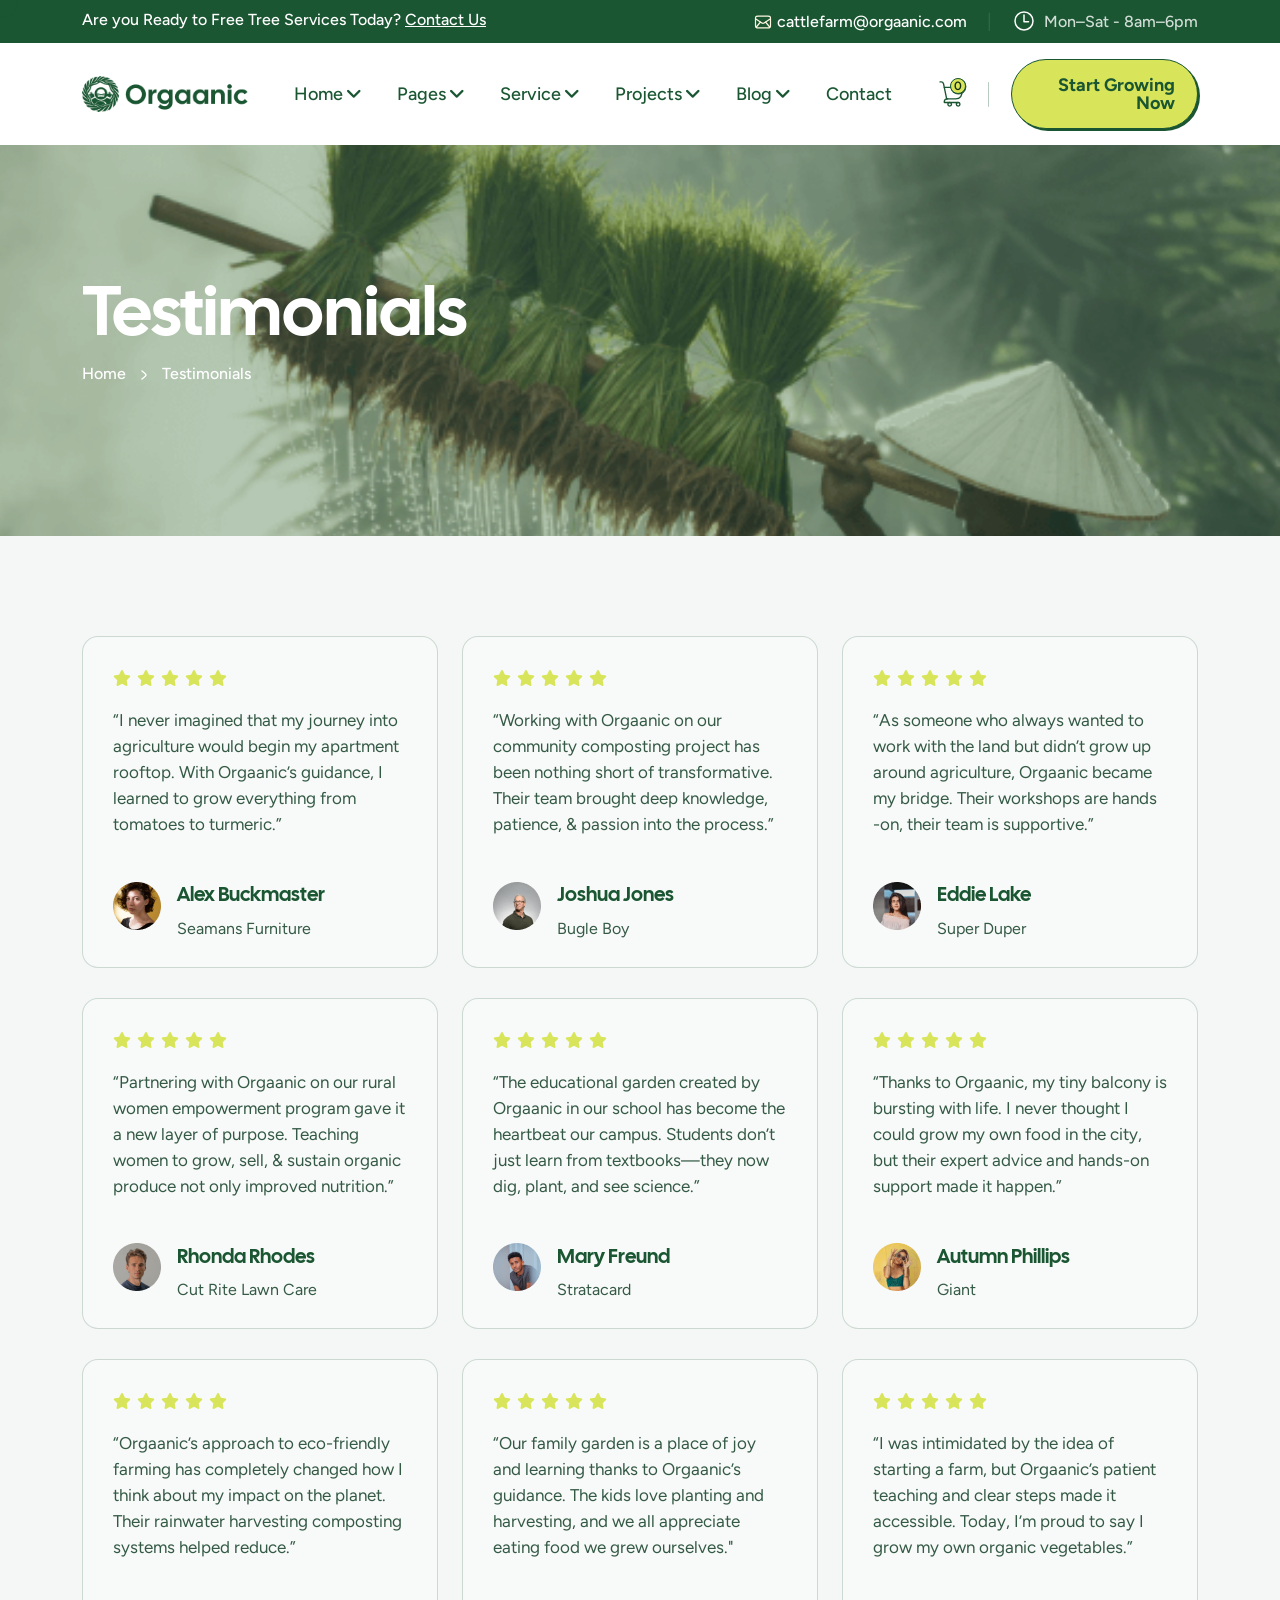
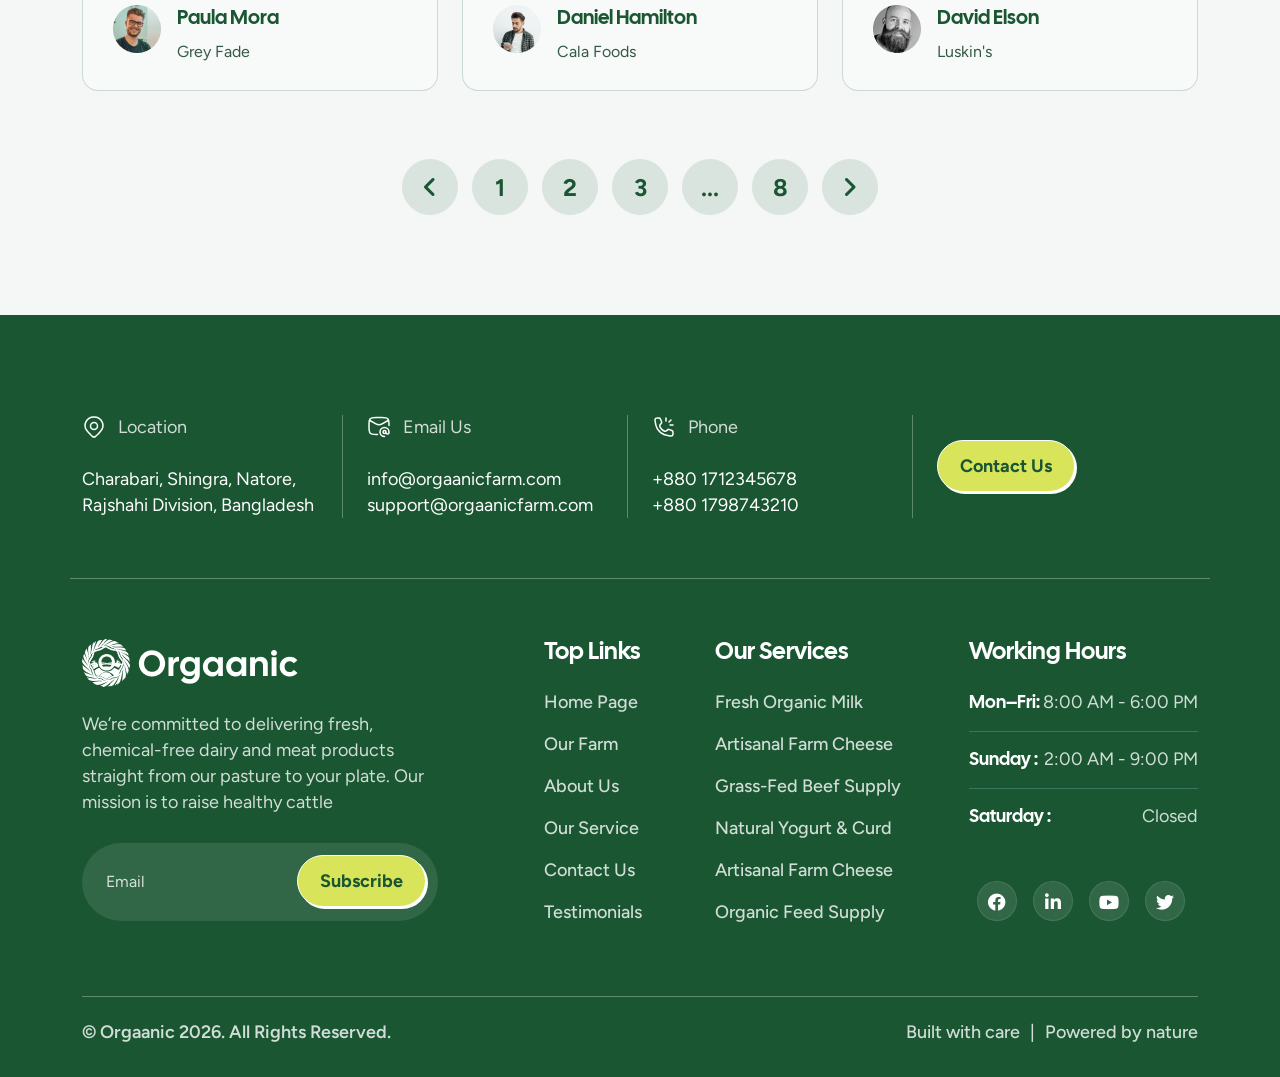
<file: testimonials.html>
<!DOCTYPE html>
<html lang="en">


<!-- Mirrored from https://html.vikinglab.agency/orgaanic/testimonials.html by HTTrack Website Copier/3.x [XR&CO], Wed, 21 Oct 2026 18:39:10 GMT -->
<head>
  <meta charset="UTF-8">
  <meta name="viewport" content="width=device-width, initial-scale=1.0">
  <title> Orgaanic- Agriculture and Organic Farm HTML Template </title>

  <!--=====FAB ICON=======-->
  <link rel="shortcut icon" href="assets/img/logo/fav-logo1.png" type="image/x-icon">

  <!--===== CSS LINK =======-->
  <link rel="stylesheet" href="assets/css/plugins/bootstrap.min.css">
  <link rel="stylesheet" href="assets/css/plugins/aos.css">
  <link rel="stylesheet" href="assets/css/plugins/fontawesome.css">
  <link rel="stylesheet" href="assets/css/plugins/magnific-popup.css">
  <link rel="stylesheet" href="assets/css/plugins/owlcarousel.min.css">
  <link rel="stylesheet" href="assets/css/plugins/slick-slider.css">
  <link rel="stylesheet" href="assets/css/plugins/nice-select.css">
  <link rel="stylesheet" href="assets/css/plugins/swiper.min.css">
  <link rel="stylesheet" href="assets/css/main.css">

  <!--=====  JS SCRIPT LINK =======-->
  <script src="assets/js/plugins/jquery-3-7-1.min.js"></script>
</head>

<body>

  <!--===== PRELODER STARTS=======-->
    <div class="preloader">
    <div class="loading-container">
      <div class="loading"></div>
      <div id="loading-icon"><img src="assets/img/logo/preloader.png" alt=""></div>
    </div>
  </div>
  <!--===== PRELODER ENDS=======-->

  <!--===== PROGRESS STARTS=======-->
  <div class="paginacontainer">
    <div class="progress-wrap">
      <svg class="progress-circle svg-content" width="100%" height="100%" viewBox="-1 -1 102 102">
        <path d="M50,1 a49,49 0 0,1 0,98 a49,49 0 0,1 0,-98" />
      </svg>
    </div>
  </div>
  <!--===== PROGRESS ENDS=======-->

<!--===== MOBILE HEADER STARTS =======-->
  <div class="homepage1-body">
    <div class="vl-offcanvas">
      <div class="vl-offcanvas-wrapper">
        <div class="vl-offcanvas-header d-flex justify-content-between align-items-center mb-90">
          <div class="vl-offcanvas-logo">
            <a href="index.html"><img src="assets/img/footer/footer1-logo.png" alt=""></a>
          </div>
          <div class="vl-offcanvas-close">
            <button class="vl-offcanvas-close-toggle"><i class="fa-solid fa-xmark"></i></button>
          </div>
        </div>

        <div class="vl-offcanvas-menu d-xl-none mb-40">
          <nav></nav>
        </div>

        <div class="space20"></div>
        <div class="vl-offcanvas-info">
          <h3 class="vl-offcanvas-sm-title">Contact Us</h3>
          <div class="space20"></div>
          <span><a href="#"> <i class="fa-regular fa-envelope"></i> cattlefarm@orgaanic.com</a></span>
          <span><a href="tel:8801712345678"><i class="fa-solid fa-phone"></i> +880 1712345678</a></span>
          <span><a href="#"><i class="fa-solid fa-location-dot"></i> Charabari, Shingra, Natore, Rajshahi ,
              Bangladesh</a></span>
        </div>
        <div class="space20"></div>
        <div class="vl-offcanvas-social">
          <h3 class="vl-offcanvas-sm-title">Follow Us</h3>
          <div class="space20"></div>
          <a href="#"><i class="fab fa-facebook-f"></i></a>
          <a href="#"><i class="fab fa-twitter"></i></a>
          <a href="#"><i class="fab fa-linkedin-in"></i></a>
          <a href="#"><i class="fab fa-instagram"></i></a>
        </div>

      </div>
    </div>
    <div class="vl-offcanvas-overlay"></div>
  </div>
  <!--===== MOBILE HEADER STARTS =======-->

  <!--=====HEADER START=======-->
  <header class="homepage6-body">
    <div class="vl-header-area vl-transparent-header " id="vl-header-sticky">
      <div class="header-top-area header6-top-bg d-lg-block d-none">
        <div class="container">
          <div class="row">
            <div class="col-xl-12">
              <div class="header-top-main">
                <ul class="header-location">
                  <li>
                    <a class="clr-white" href="#">Are you Ready to Free Tree Services Today? <span>Contact Us</span></a>
                  </li>
                </ul>
                <div class="header-phn-area">
                  <a class="header-phn-mail clr-white" href="#"><svg xmlns="http://www.w3.org/2000/svg" width="20"
                      height="20" viewBox="0 0 20 20" fill="none">
                      <path
                        d="M3.33333 15.0052L7.5 10.0052M16.6667 15.0052L12.5 10.0052M2.5 6.67188L8.52083 10.6857C9.05542 11.0421 9.32267 11.2204 9.61158 11.2895C9.86692 11.3508 10.1331 11.3508 10.3884 11.2895C10.6773 11.2204 10.9446 11.0421 11.4792 10.6857L17.5 6.67188M5.16667 15.8385H14.8333C15.7667 15.8385 16.2335 15.8385 16.59 15.6569C16.9036 15.4971 17.1586 15.2421 17.3183 14.9285C17.5 14.572 17.5 14.1053 17.5 13.1719V6.83854C17.5 5.90512 17.5 5.43841 17.3183 5.08189C17.1586 4.76828 16.9036 4.51332 16.59 4.35353C16.2335 4.17187 15.7667 4.17188 14.8333 4.17188H5.16667C4.23325 4.17188 3.76653 4.17187 3.41002 4.35353C3.09641 4.51332 2.84144 4.76828 2.68166 5.08189C2.5 5.43841 2.5 5.90512 2.5 6.83854V13.1719C2.5 14.1053 2.5 14.572 2.68166 14.9285C2.84144 15.2421 3.09641 15.4971 3.41002 15.6569C3.76653 15.8385 4.23324 15.8385 5.16667 15.8385Z"
                        stroke="#FEF8E0" stroke-width="1.2" stroke-linecap="round" stroke-linejoin="round" />
                    </svg>cattlefarm@orgaanic.com</a>
                  <span class="header-top-line">|</span>
                  <a href="#" class="header-time header6-time"><svg xmlns="http://www.w3.org/2000/svg" width="24"
                      height="24" viewBox="0 0 24 24" fill="none">
                      <path
                        d="M12 3C7.03125 3 3 7.03125 3 12C3 16.9688 7.03125 21 12 21C16.9688 21 21 16.9688 21 12C21 7.03125 16.9688 3 12 3Z"
                        stroke="white" stroke-width="1.5" stroke-miterlimit="10" />
                      <path d="M12 6V12.75H16.5" stroke="white" stroke-width="1.5" stroke-linecap="round"
                        stroke-linejoin="round" />
                    </svg> Mon–Sat - 8am–6pm </a>
                </div>
              </div>
            </div>
          </div>
        </div>
      </div>
      <div class="vl-header-content-area white-bg">
        <div class="container">
          <div class="row align-items-center">
            <div class="col-xl-2 col-md-6 col-6">
              <div class="vl-logo">
                <a href="index.html"><img src="assets/img/logo/logo-hm6.png" alt=""></a>
              </div>
            </div>
            <div class="col-xl-7 d-none d-xl-block">
              <div class="vl-main-menu text-center">
                <nav class="vl-mobile-menu-active vl-menu-hm6-fxr">
                  <ul>
                    <li class="has-dropdown">
                      <a href="#">Home <span><i class="fa-solid fa-angle-down d-xl-inline d-none"></i></span></a>
                      <ul class="sub-menu">
                        <li><a href="index.html">Home Style 01</a></li>
                        <li><a href="index-2.html">Home Style 02</a></li>
                        <li><a href="index-3.html">Home Style 03</a></li>
                        <li><a href="index-4.html">Home Style 04</a></li>
                        <li><a href="index-5.html">Home Style 05</a></li>
                        <li><a href="index-6.html">Home Style 06</a></li>
                        <li><a href="index-7.html">Home Style 07</a></li>
                        <li><a href="index-8.html">Home Style 08</a></li>
                        <li><a href="index-9.html">Home Style 09</a></li>
                        <li><a href="index-10.html">Home Style 10</a></li>
                      </ul>
                    </li>
                    <li class="has-dropdown">
                      <a href="#">Pages <span><i class="fa-solid fa-angle-down d-xl-inline d-none"></i></span></a>
                      <ul class="sub-menu">
                        <li><a href="about-us.html">About Us</a></li>
                        <li><a href="team.html">Our Team</a></li>
                        <li><a href="team-single.html">Team Details</a></li>
                        <li><a href="testimonials.html">Testimonials</a></li>
                        <li><a href="contact.html">Contact Us</a></li>
                        <li><a href="error-404.html">404</a></li>
                      </ul>
                    </li>
                    <li><a href="#">Service <span><i class="fa-solid fa-angle-down d-xl-inline d-none"></i></span></a>
                      <ul class="sub-menu">
                        <li><a href="service.html">Our Service</a></li>
                        <li><a href="#" class="span-arrow">Service Details <span><i
                                class="fa-solid fa-angle-right d-xl-inline-block d-none"></i></span></a>
                          <ul class="sub-menu menu1">
                            <li><a href="service-left.html">Service Left</a></li>
                            <li><a href="service-right.html">Service Right</a></li>
                            <li><a href="service-single.html">Service Single</a></li>
                          </ul>
                        </li>
                      </ul>
                    </li>

                    <li><a href="#">Projects <span><i class="fa-solid fa-angle-down d-xl-inline d-none"></i></span></a>
                      <ul class="sub-menu">
                        <li><a href="project.html">Our Project</a></li>
                        <li><a href="#" class="span-arrow">Project Details <span><i
                                class="fa-solid fa-angle-right d-xl-inline-block d-none"></i></span></a>
                          <ul class="sub-menu menu1">
                            <li><a href="project-left.html">Project Left</a></li>
                            <li><a href="project-right.html">Project Right</a></li>
                            <li><a href="projects-single.html">Project Single</a></li>
                          </ul>
                        </li>
                      </ul>
                    </li>
                    <li><a href="#"> Blog <span><i class="fa-solid fa-angle-down d-xl-inline d-none"></i></span></a>
                      <ul class="sub-menu">
                        <li><a href="blog.html">Our Blog</a></li>
                        <li><a href="#" class="span-arrow">Blog Details <span><i
                                class="fa-solid fa-angle-right d-xl-inline-block d-none"></i></span></a>
                          <ul class="sub-menu menu1">
                            <li><a href="blog-left.html">Blog Left</a></li>
                            <li><a href="blog-right.html">Blog Right</a></li>
                            <li><a href="blog-single.html">Blog Single</a></li>
                          </ul>
                        </li>
                      </ul>
                    </li>
                    <li><a href="contact.html">Contact</a></li>
                  </ul>
                </nav>
              </div>
            </div>
            <div class="col-xl-3 col-md-6 col-6">
              <div class="vl-menu-sidebar-area">
                <div class="sidebar-cart sidebar-cart6">
                  <img src="assets/img/icon/cart-icon-hm6.svg" alt="">
                  <span><a href="#">0</a></span>
                </div>
                <div class="menu-line"><svg xmlns="http://www.w3.org/2000/svg" width="1" height="25" viewBox="0 0 1 25"
                    fill="none">
                    <path d="M0.5 0.5L0.499999 24.5" stroke="#1A5632" stroke-opacity="0.3" stroke-linecap="round" />
                  </svg></div>
                <div class="vl-header-btn d-none d-xl-block text-end">
                  <div class="header6-btn">
                    <a href="contact.html" class="btn-home6">Start Growing Now</a>
                  </div>
                </div>


                <div class="vl-header-action-item d-block d-xl-none">
                  <button type="button" class="vl-offcanvas-toggle">
                    <i class="fa-solid fa-bars-staggered"></i>
                  </button>
                </div>
              </div>
            </div>
          </div>
        </div>
      </div>
    </div>
  </header>
  <!--=====HEADER END =======-->




  <!--===== HERO START =======-->
  <div class="vl-hero-inner-area parallaxie" style="background-image: url(assets/img/hero/about-us-inr-herothumb.png); background-position: center; background-size: cover; background-repeat: no-repeat;">
    <div class="container">
      <div class="row">
        <div class="col-xl-6">
          <div class="inner-hero-info">
            <h2>Testimonials</h2>
            <div class="space16"></div>
            <ul>
              <li><a href="index.html">Home</a></li>
              <li><img src="assets/img/icon/arrow-right-inner.svg" alt=""></li>
              <li><a class="aboutus_titlefix" href="#">Testimonials</a></li>
            </ul>
          </div>
        </div>
      </div>
    </div>
  </div>
  <!--===== HERO END =======-->


  <!--===== TESTIMONIALS START =======-->
  <div class="testimonials-inner-content sp1">
    <div class="container">
      <div class="row">
        <div class="col-xl-4 col-lg-6 col-md-6">
          <div class="testimonial2-info testimonial-inner-box mb-30">
            <div class="star_icon star_icon_inner">
              <ul>
                <li><i class="fa-solid fa-star"></i></li>
                <li><i class="fa-solid fa-star"></i></li>
                <li><i class="fa-solid fa-star"></i></li>
                <li><i class="fa-solid fa-star"></i></li>
                <li><i class="fa-solid fa-star"></i></li>
              </ul>
            </div>
            <div class="space16"></div>
            <p class="pera_text">“I never imagined that my journey into agriculture would begin my apartment rooftop.
              With Orgaanic’s guidance, I learned to grow everything from tomatoes to turmeric.”</p>
            <div class="space38"></div>
            <div class="testimonial2-bio testimonial-inr-bio">
              <div class="bio-imgs">
                <img src="assets/img/testimonil/testi-inr-author1.png" alt="">
              </div>
              <div class="bio-info">
                <h3><a href="#">Alex Buckmaster</a></h3>
                <div class="space12"></div> 
                <p>Seamans Furniture</p>
              </div>
            </div>
          </div>
        </div>
        <div class="col-xl-4 col-lg-6 col-md-6">
          <div class="testimonial2-info testimonial-inner-box mb-30">
            <div class="star_icon star_icon_inner">
              <ul>
                <li><i class="fa-solid fa-star"></i></li>
                <li><i class="fa-solid fa-star"></i></li>
                <li><i class="fa-solid fa-star"></i></li>
                <li><i class="fa-solid fa-star"></i></li>
                <li><i class="fa-solid fa-star"></i></li>
              </ul>
            </div>
            <div class="space16"></div>
            <p class="pera_text">“Working with Orgaanic on our community composting project has been nothing short of
              transformative. Their team brought deep knowledge, patience, & passion into the process.”</p>
            <div class="space38"></div>
            <div class="testimonial2-bio testimonial-inr-bio">
              <div class="bio-imgs">
                <img src="assets/img/testimonil/testi-inr-author2.png" alt="">
              </div>
              <div class="bio-info">
                <h3><a href="#">Joshua Jones</a></h3>
                <div class="space12"></div>
                <p>Bugle Boy</p>
              </div>
            </div>
          </div>
        </div>
        <div class="col-xl-4 col-lg-6 col-md-6">
          <div class="testimonial2-info testimonial-inner-box mb-30">
            <div class="star_icon star_icon_inner">
              <ul>
                <li><i class="fa-solid fa-star"></i></li>
                <li><i class="fa-solid fa-star"></i></li>
                <li><i class="fa-solid fa-star"></i></li>
                <li><i class="fa-solid fa-star"></i></li>
                <li><i class="fa-solid fa-star"></i></li>
              </ul>
            </div>
            <div class="space16"></div>
            <p class="pera_text">“As someone who always wanted to work with the land but didn’t grow up around
              agriculture, Orgaanic became my bridge. Their workshops are hands -on, their team is supportive.”</p>
            <div class="space38"></div>
            <div class="testimonial2-bio testimonial-inr-bio">
              <div class="bio-imgs">
                <img src="assets/img/testimonil/testi-inr-author3.png" alt="">
              </div>
              <div class="bio-info">
                <h3><a href="#">Eddie Lake</a></h3>
                <div class="space12"></div>
                <p>Super Duper</p>
              </div>
            </div>
          </div>
        </div>
        <div class="col-xl-4 col-lg-6 col-md-6">
          <div class="testimonial2-info testimonial-inner-box mb-30">
            <div class="star_icon star_icon_inner">
              <ul>
                <li><i class="fa-solid fa-star"></i></li>
                <li><i class="fa-solid fa-star"></i></li>
                <li><i class="fa-solid fa-star"></i></li>
                <li><i class="fa-solid fa-star"></i></li>
                <li><i class="fa-solid fa-star"></i></li>
              </ul>
            </div>
            <div class="space16"></div>
            <p class="pera_text">“Partnering with Orgaanic on our rural women empowerment program gave it a new layer of
              purpose. Teaching women to grow, sell, & sustain organic produce not only improved nutrition.”</p>
            <div class="space38"></div>
            <div class="testimonial2-bio testimonial-inr-bio">
              <div class="bio-imgs">
                <img src="assets/img/testimonil/testi-inr-author4.png" alt="">
              </div>
              <div class="bio-info">
                <h3><a href="#">Rhonda Rhodes</a></h3>
                <div class="space12"></div>
                <p>Cut Rite Lawn Care</p>
              </div>
            </div>
          </div>
        </div>
        <div class="col-xl-4 col-lg-6 col-md-6">
          <div class="testimonial2-info testimonial-inner-box mb-30">
            <div class="star_icon star_icon_inner">
              <ul>
                <li><i class="fa-solid fa-star"></i></li>
                <li><i class="fa-solid fa-star"></i></li>
                <li><i class="fa-solid fa-star"></i></li>
                <li><i class="fa-solid fa-star"></i></li>
                <li><i class="fa-solid fa-star"></i></li>
              </ul>
            </div>
            <div class="space16"></div>
            <p class="pera_text">“The educational garden created by Orgaanic in our school has become the heartbeat our
              campus. Students don’t just learn from textbooks—they now dig, plant, and see science.”</p>
            <div class="space38"></div>
            <div class="testimonial2-bio testimonial-inr-bio">
              <div class="bio-imgs">
                <img src="assets/img/testimonil/testi-inr-author5.png" alt="">
              </div>
              <div class="bio-info">
                <h3><a href="#">Mary Freund</a></h3>
                <div class="space12"></div>
                <p>Stratacard</p>
              </div>
            </div>
          </div>
        </div>
        <div class="col-xl-4 col-lg-6 col-md-6">
          <div class="testimonial2-info testimonial-inner-box mb-30">
            <div class="star_icon star_icon_inner">
              <ul>
                <li><i class="fa-solid fa-star"></i></li>
                <li><i class="fa-solid fa-star"></i></li>
                <li><i class="fa-solid fa-star"></i></li>
                <li><i class="fa-solid fa-star"></i></li>
                <li><i class="fa-solid fa-star"></i></li>
              </ul>
            </div>
            <div class="space16"></div>
            <p class="pera_text">“Thanks to Orgaanic, my tiny balcony is bursting with life. I never thought I could
              grow my own food in the city, but their expert advice and hands-on support made it happen.”</p>
            <div class="space38"></div>
            <div class="testimonial2-bio testimonial-inr-bio">
              <div class="bio-imgs">
                <img src="assets/img/testimonil/testi-inr-author6.png" alt="">
              </div>
              <div class="bio-info">
                <h3><a href="#">Autumn Phillips</a></h3>
                <div class="space12"></div>
                <p>Giant</p>
              </div>
            </div>
          </div>
        </div>
        <div class="col-xl-4 col-lg-6 col-md-6">
          <div class="testimonial2-info testimonial-inner-box mb-30">
            <div class="star_icon star_icon_inner">
              <ul>
                <li><i class="fa-solid fa-star"></i></li>
                <li><i class="fa-solid fa-star"></i></li>
                <li><i class="fa-solid fa-star"></i></li>
                <li><i class="fa-solid fa-star"></i></li>
                <li><i class="fa-solid fa-star"></i></li>
              </ul>
            </div>
            <div class="space16"></div>
            <p class="pera_text">“Orgaanic’s approach to eco-friendly farming has completely changed how I think about
              my impact on the planet. Their rainwater harvesting composting systems helped reduce.”</p>
            <div class="space38"></div>
            <div class="testimonial2-bio testimonial-inr-bio">
              <div class="bio-imgs">
                <img src="assets/img/testimonil/testi-inr-author7.png" alt="">
              </div>
              <div class="bio-info">
                <h3><a href="#">Paula Mora</a></h3>
                <div class="space12"></div>
                <p>Grey Fade</p>
              </div>
            </div>
          </div>
        </div>
        <div class="col-xl-4 col-lg-6 col-md-6">
          <div class="testimonial2-info testimonial-inner-box mb-30">
            <div class="star_icon star_icon_inner">
              <ul>
                <li><i class="fa-solid fa-star"></i></li>
                <li><i class="fa-solid fa-star"></i></li>
                <li><i class="fa-solid fa-star"></i></li>
                <li><i class="fa-solid fa-star"></i></li>
                <li><i class="fa-solid fa-star"></i></li>
              </ul>
            </div>
            <div class="space16"></div>
            <p class="pera_text">“Our family garden is a place of joy and learning thanks to Orgaanic’s guidance. The
              kids love planting and harvesting, and we all appreciate eating food we grew ourselves."</p>
            <div class="space38"></div>
            <div class="testimonial2-bio testimonial-inr-bio">
              <div class="bio-imgs">
                <img src="assets/img/testimonil/testi-inr-author8.png" alt="">
              </div>
              <div class="bio-info">
                <h3><a href="#">Daniel Hamilton</a></h3>
                <div class="space12"></div>
                <p>Cala Foods</p>
              </div>
            </div>
          </div>
        </div>
        <div class="col-xl-4 col-lg-6 col-md-6">
          <div class="testimonial2-info testimonial-inner-box mb-30">
            <div class="star_icon star_icon_inner">
              <ul>
                <li><i class="fa-solid fa-star"></i></li>
                <li><i class="fa-solid fa-star"></i></li>
                <li><i class="fa-solid fa-star"></i></li>
                <li><i class="fa-solid fa-star"></i></li>
                <li><i class="fa-solid fa-star"></i></li>
              </ul>
            </div>
            <div class="space16"></div>
            <p class="pera_text">“I was intimidated by the idea of starting a farm, but Orgaanic’s patient teaching and
              clear steps made it accessible. Today, I’m proud to say I grow my own organic vegetables.”</p>
            <div class="space38"></div>
            <div class="testimonial2-bio testimonial-inr-bio">
              <div class="bio-imgs">
                <img src="assets/img/testimonil/testi-inr-author9.png" alt="">
              </div>
              <div class="bio-info">
                <h3><a href="#">David Elson</a></h3>
                <div class="space12"></div>
                <p>Luskin's</p>
              </div>
            </div>
          </div>
        </div>

        <div class="inner-pagination text-center">
          <ul>
            <li><a href="#"><i class="fa-solid fa-angle-left"></i></a></li>
            <li><a href="#">1</a></li>
            <li><a href="#">2</a></li>
            <li><a href="#">3</a></li>
            <li><a href="#">...</a></li>
            <li><a href="#">8</a></li>
            <li><a href="#"><i class="fa-solid fa-angle-right"></i></a></li>
          </ul>
        </div>

      </div>
    </div>
  </div>
  <!--===== TESTIMONIALS END =======-->




<!--===== footer area start =======-->
   <div class="vl-footer1-area vl-footer6-area">
    <div class="container">
      <div class="row">
        <div class="vl-footer1-top">
          <div class="row align-items-center">
            <div class="col-xl-3 col-lg-3 col-md-6">
              <div class="footer1-mobile">
                <div class="icons">
                  <a href="#"><svg xmlns="http://www.w3.org/2000/svg" width="24" height="24" viewBox="0 0 24 24"
                      fill="none">
                      <path
                        d="M13.6177 21.367C13.1841 21.773 12.6044 22 12.0011 22C11.3978 22 10.8182 21.773 10.3845 21.367C6.41302 17.626 1.09076 13.4469 3.68627 7.37966C5.08963 4.09916 8.45834 2 12.0011 2C15.5439 2 18.9126 4.09916 20.316 7.37966C22.9082 13.4393 17.599 17.6389 13.6177 21.367Z"
                        stroke="white" stroke-width="1.5"></path>
                      <path
                        d="M15.5 11C15.5 12.933 13.933 14.5 12 14.5C10.067 14.5 8.5 12.933 8.5 11C8.5 9.067 10.067 7.5 12 7.5C13.933 7.5 15.5 9.067 15.5 11Z"
                        stroke="white" stroke-width="1.5"></path>
                    </svg>Location</a>
                </div>
                <div class="space24"></div>
                <ul>
                  <li><a href="#">Charabari, Shingra, Natore,</a></li> 
                  <li><a href="#">Rajshahi Division, Bangladesh</a></li>
                </ul>
              </div>
            </div>
            <div class="col-xl-3 col-lg-3 col-md-6">
               <div class="space20 d-xl-none d-block"></div>
              <div class="footer1-mobile">
                <div class="icons">
                  <a href="#"><svg xmlns="http://www.w3.org/2000/svg" width="24" height="24" viewBox="0 0 24 24"
                      fill="none">
                      <path d="M2 5L8.91302 8.92462C11.4387 10.3585 12.5613 10.3585 15.087 8.92462L22 5" stroke="white"
                        stroke-width="1.5" stroke-linejoin="round"></path>
                      <path
                        d="M10.5 19.5C10.0337 19.4939 9.56682 19.485 9.09883 19.4732C5.95033 19.3941 4.37608 19.3545 3.24496 18.2184C2.11383 17.0823 2.08114 15.5487 2.01577 12.4814C1.99475 11.4951 1.99474 10.5147 2.01576 9.52843C2.08114 6.46113 2.11382 4.92748 3.24495 3.79139C4.37608 2.6553 5.95033 2.61573 9.09882 2.53658C11.0393 2.4878 12.9607 2.48781 14.9012 2.53659C18.0497 2.61574 19.6239 2.65532 20.755 3.79141C21.8862 4.92749 21.9189 6.46114 21.9842 9.52844C21.9939 9.98251 21.9991 10.1965 21.9999 10.5"
                        stroke="white" stroke-width="1.5" stroke-linecap="round" stroke-linejoin="round"></path>
                      <path
                        d="M19 17C19 17.8284 18.3284 18.5 17.5 18.5C16.6716 18.5 16 17.8284 16 17C16 16.1716 16.6716 15.5 17.5 15.5C18.3284 15.5 19 16.1716 19 17ZM19 17V17.5C19 18.3284 19.6716 19 20.5 19C21.3284 19 22 18.3284 22 17.5V17C22 14.5147 19.9853 12.5 17.5 12.5C15.0147 12.5 13 14.5147 13 17C13 19.4853 15.0147 21.5 17.5 21.5"
                        stroke="white" stroke-width="1.5" stroke-linecap="round" stroke-linejoin="round"></path>
                    </svg>Email Us</a>
                </div>
                <div class="space24"></div>
                <ul>
                  <li><a href="#">info@orgaanicfarm.com</a></li>
                  <li><a href="#">support@orgaanicfarm.com</a></li>
                </ul>
              </div>
            </div>
            <div class="col-xl-3 col-lg-3 col-md-6">
              <div class="footer1-mobile lg-mt20">
                <div class="icons">
                  <a href="#"><svg xmlns="http://www.w3.org/2000/svg" width="24" height="24" viewBox="0 0 24 24"
                      fill="none">
                      <path d="M14 3V6M19 5L17 7M21 10H18" stroke="white" stroke-width="1.5" stroke-linecap="round"
                        stroke-linejoin="round"></path>
                      <path
                        d="M9.15825 5.71223L8.7556 4.80625C8.49232 4.21388 8.36068 3.91768 8.1638 3.69101C7.91707 3.40694 7.59547 3.19794 7.23567 3.08785C6.94858 3 6.62446 3 5.97621 3C5.02791 3 4.55375 3 4.15573 3.18229C3.68687 3.39702 3.26343 3.86328 3.09473 4.3506C2.95151 4.76429 2.99253 5.18943 3.07458 6.0397C3.94791 15.0902 8.90981 20.0521 17.9603 20.9254C18.8106 21.0075 19.2357 21.0485 19.6494 20.9053C20.1367 20.7366 20.603 20.3131 20.8177 19.8443C21 19.4462 21 18.9721 21 18.0238C21 17.3755 21 17.0514 20.9122 16.7643C20.8021 16.4045 20.5931 16.0829 20.309 15.8362C20.0823 15.6393 19.7861 15.5077 19.1937 15.2444L18.2878 14.8417C17.6462 14.5566 17.3255 14.4141 16.9995 14.3831C16.6876 14.3534 16.3731 14.3972 16.0811 14.5109C15.776 14.6297 15.5063 14.8544 14.967 15.3038C14.4301 15.7512 14.1617 15.9749 13.8337 16.0947C13.543 16.2009 13.1586 16.2403 12.8523 16.1951C12.5069 16.1442 12.2423 16.0029 11.7133 15.7201C10.0672 14.8405 9.15953 13.9328 8.27986 12.2867C7.99714 11.7577 7.85578 11.4931 7.80487 11.1477C7.75974 10.8414 7.79908 10.457 7.9053 10.1663C8.02512 9.83828 8.24881 9.56986 8.69619 9.033C9.14562 8.49368 9.37034 8.22402 9.48915 7.91891C9.60285 7.62694 9.64661 7.3124 9.61694 7.00048C9.58594 6.67452 9.44338 6.35376 9.15825 5.71223Z"
                        stroke="white" stroke-width="1.5" stroke-linecap="round"></path>
                    </svg>Phone
                  </a>
                </div>
                <div class="space24"></div>
                <ul>
                   <li><a href="tel:+8801712345678">+880 1712345678</a></li>
                  <li><a href="tel:+8801798743210">+880 1798743210</a></li>
                </ul>
              </div>
            </div>
            <div class="col-xl-3 col-lg-3 col-md-6">
               <div class="space30 d-xl-none d-block"></div>
              <div class="footer1-mobile footer1-mobile-fixxer lg-mt20">
                <a href="contact.html" class="btn4-home6">Contact Us</a>
              </div>
            </div>
          </div>
        </div>
        <div class="vl-footer1-info">
          <div class="row">
            <div class="col-xl-4 col-lg-4 col-md-6">
              <div class="footer1-logo-area">
                <img src="assets/img/footer/footer1-logo.png" alt="">
                <div class="space24"></div>
                <p>We’re committed to delivering fresh, chemical-free dairy and meat products straight from our pasture
                  to your plate. Our mission is to raise healthy cattle</p>
                <div class="space28"></div>
                <div class="footer1-subscribe">
                  <form action="#">
                    <input type="email" placeholder="Email">
                    <div class="sub-btn">
                      <button type="submit" class="btn4-home6">Subscribe</button>
                    </div>
                  </form>
                </div>
              </div>
            </div>
            <div class="col-xl col-lg-4 col-md-6">
               <div class="space30 d-md-none d-block"></div>
              <div class="footer-widget-area wid1-fix mt-20xs_brk">
                <h3>Top Links</h3>
                <div class="space28"></div>
                <ul>
                  <li><a href="index-2.html">Home Page</a></li>
                  <li><a href="about-us.html">Our Farm</a></li>
                  <li><a href="service.html">About Us</a></li>
                  <li><a href="service.html">Our Service</a></li>
                  <li><a href="blog.html">Contact Us</a></li>
                  <li><a href="contact.html">Testimonials </a></li>
                </ul>
              </div>
            </div>
            <div class="col-xl col-lg-4 col-md-6">
               <div class="space30 d-md-none d-block"></div>
              <div class="footer-widget-area">
                <h3>Our Services</h3>
                <div class="space28"></div>
                <ul>
                  <li><a href="index-2.html">Fresh Organic Milk</a></li>
                  <li><a href="about-us.html">Artisanal Farm Cheese</a></li>
                  <li><a href="service.html">Grass-Fed Beef Supply</a></li>
                  <li><a href="service.html">Natural Yogurt &amp; Curd</a></li>
                  <li><a href="blog.html">Artisanal Farm Cheese</a></li>
                  <li><a href="contact.html">Organic Feed Supply</a></li>
                </ul>
              </div>
            </div>
            <div class="col-xl col-lg-4 col-md-6">
              <div class="space30 d-xl-none d-block"></div>
              <div class="footer1-widget-hour-info">
                <div class="footer-widget-hour">
                  <h3>Working Hours</h3>
                  <div class="space28"></div>
                  <ul>
                    <li><span><a class="f-date" href="#">Mon–Fri:</a></span> <span><a href="#">8:00 AM - 6:00
                          PM</a></span></li>
                    <li><span><a class="f-date" href="#">Sunday :</a></span> <span><a href="#">2:00 AM - 9:00
                          PM</a></span></li>
                    <li><span><a class="f-date" href="#">Saturday :</a></span> <span><a href="#">Closed</a></span></li>
                  </ul>
                </div>
                <div class="space28"></div>
                <div class="footer1-widget-social footer6-widget-social">
                  <ul class="social_link social1-footer">
                    <li>
                      <a href="#"><i class="fa-brands fa-facebook"></i></a>
                    </li>
                    <li>
                      <a href="#"><i class="fa-brands fa-linkedin-in"></i></a>
                    </li>
                    <li>
                      <a href="#"><i class="fa-brands fa-youtube"></i></a>
                    </li>
                    <li>
                      <a href="#"><i class="fa-brands fa-twitter"></i></a>
                    </li>
                  </ul>
                </div>
              </div>
            </div>
          </div>
        </div>
      </div>
      <div class="space60"></div>
      <div class="footer1-copyright-area">
        <ul class="footer1-copyright-wrap">
          <li><a href="#">© Orgaanic 2026. All Rights Reserved.</a></li>
          <li><a class="fw-500" href="#">Built with care <span>|</span> Powered by nature</a></li>
        </ul>
      </div>
    </div>
  </div>
  <!--===== footer area end =======-->

  <!-- MouseCursor Start -->
  <div class="mouseCursor cursor-outer"></div>
  <div class="mouseCursor cursor-inner"></div>


 <!--===== JS SCRIPT LINK =======-->
<script src="assets/js/plugins/bootstrap.min.js"></script>
<script src="assets/js/plugins/fontawesome.js"></script>
<script src="assets/js/plugins/aos.js"></script>
<script src="assets/js/plugins/counter.js"></script>
<script src="assets/js/plugins/magnific-popup.js"></script>
<script src="assets/js/plugins/owlcarousel.min.js"></script>
<script src="assets/js/plugins/nice-select.js"></script>
<script src="assets/js/plugins/waypoints.js"></script>
<script src="assets/js/plugins/slick-slider.js"></script>
<script src="assets/js/plugins/swiper.min.js"></script>

   <!-- GSAP ANIMATION -->
  <script src="assets/js/plugins/gsap.min.js"></script>
  <script src="assets/js/plugins/ScrollTrigger.min.js"></script>
  <script src="assets/js/plugins/SmoothScroll.js"></script>
  <script src="assets/js/plugins/Splitetext.js"></script>
  <script src="assets/js/plugins/parallaxie.js"></script>

<script src="assets/js/main.js"></script>
</body>


<!-- Mirrored from https://html.vikinglab.agency/orgaanic/testimonials.html by HTTrack Website Copier/3.x [XR&CO], Wed, 21 Oct 2026 18:39:12 GMT -->
</html>
</file>
<file: assets/css/plugins/nice-select.css>
.nice-select {
    -webkit-tap-highlight-color: transparent;
    background-color: #fff;
    border-radius: 5px;
    border: solid 1px #e8e8e8;
    box-sizing: border-box;
    clear: both;
    cursor: pointer;
    display: block;
    float: left;
    font-family: inherit;
    font-size: 14px;
    font-weight: normal;
    height: 42px;
    line-height: 40px;
    outline: none;
    padding-left: 18px;
    padding-right: 30px;
    position: relative;
    text-align: left !important;
    -webkit-transition: all 0.2s ease-in-out;
    transition: all 0.2s ease-in-out;
    -webkit-user-select: none;
       -moz-user-select: none;
        -ms-user-select: none;
            user-select: none;
    white-space: nowrap;
    width: auto; }
    .nice-select:hover {
      border-color: #dbdbdb; }
    .nice-select:active, .nice-select.open, .nice-select:focus {
      border-color: #999; }
    .nice-select:after {
      border-bottom: 2px solid #999;
      border-right: 2px solid #999;
      content: '';
      display: block;
      height: 5px;
      margin-top: -4px;
      pointer-events: none;
      position: absolute;
      right: 12px;
      top: 50%;
      -webkit-transform-origin: 66% 66%;
          -ms-transform-origin: 66% 66%;
              transform-origin: 66% 66%;
      -webkit-transform: rotate(45deg);
          -ms-transform: rotate(45deg);
              transform: rotate(45deg);
      -webkit-transition: all 0.15s ease-in-out;
      transition: all 0.15s ease-in-out;
      width: 5px; }
    .nice-select.open:after {
      -webkit-transform: rotate(-135deg);
          -ms-transform: rotate(-135deg);
              transform: rotate(-135deg); }
    .nice-select.open .list {
      opacity: 1;
      pointer-events: auto;
      -webkit-transform: scale(1) translateY(0);
          -ms-transform: scale(1) translateY(0);
              transform: scale(1) translateY(0); }
    .nice-select.disabled {
      border-color: #ededed;
      color: #999;
      pointer-events: none; }
      .nice-select.disabled:after {
        border-color: #cccccc; }
    .nice-select.wide {
      width: 100%; }
      .nice-select.wide .list {
        left: 0 !important;
        right: 0 !important; }
    .nice-select.right {
      float: right; }
      .nice-select.right .list {
        left: auto;
        right: 0; }
    .nice-select.small {
      font-size: 12px;
      height: 36px;
      line-height: 34px; }
      .nice-select.small:after {
        height: 4px;
        width: 4px; }
      .nice-select.small .option {
        line-height: 34px;
        min-height: 34px; }
    .nice-select .list {
      background-color: #fff;
      border-radius: 5px;
      box-shadow: 0 0 0 1px rgba(68, 68, 68, 0.11);
      box-sizing: border-box;
      margin-top: 4px;
      opacity: 0;
      overflow: hidden;
      padding: 0;
      pointer-events: none;
      position: absolute;
      top: 100%;
      left: 0;
      -webkit-transform-origin: 50% 0;
          -ms-transform-origin: 50% 0;
              transform-origin: 50% 0;
      -webkit-transform: scale(0.75) translateY(-21px);
          -ms-transform: scale(0.75) translateY(-21px);
              transform: scale(0.75) translateY(-21px);
      -webkit-transition: all 0.2s cubic-bezier(0.5, 0, 0, 1.25), opacity 0.15s ease-out;
      transition: all 0.2s cubic-bezier(0.5, 0, 0, 1.25), opacity 0.15s ease-out;
      z-index: 9; }
      .nice-select .list:hover .option:not(:hover) {
        background-color: transparent !important; }
    .nice-select .option {
      cursor: pointer;
      font-weight: 400;
      line-height: 40px;
      list-style: none;
      min-height: 40px;
      outline: none;
      padding-left: 18px;
      padding-right: 29px;
      text-align: left;
      -webkit-transition: all 0.2s;
      transition: all 0.2s; }
      .nice-select .option:hover, .nice-select .option.focus, .nice-select .option.selected.focus {
        background-color: #f6f6f6; }
      .nice-select .option.selected {
        font-weight: bold; }
      .nice-select .option.disabled {
        background-color: transparent;
        color: #999;
        cursor: default; }
  
  .no-csspointerevents .nice-select .list {
    display: none; }
  
  .no-csspointerevents .nice-select.open .list {
    display: block; }
</file>
<file: assets/css/plugins/owlcarousel.min.css>
blog/**
 * Owl Carousel v2.3.4
 * Copyright 2013-2018 David Deutsch
 * Licensed under: SEE LICENSE IN https://github.com/OwlCarousel2/OwlCarousel2/blob/master/LICENSE
 */
 .owl-carousel,.owl-carousel .owl-item{-webkit-tap-highlight-color:transparent;position:relative}.owl-carousel{display:none;width:100%;z-index:1}.owl-carousel .owl-stage{position:relative;-ms-touch-action:pan-Y;touch-action:manipulation;-moz-backface-visibility:hidden}.owl-carousel .owl-stage:after{content:".";display:block;clear:both;visibility:hidden;line-height:0;height:0}.owl-carousel .owl-stage-outer{position:relative;overflow:hidden;-webkit-transform:translate3d(0,0,0)}.owl-carousel .owl-item,.owl-carousel .owl-wrapper{-webkit-backface-visibility:hidden;-moz-backface-visibility:hidden;-ms-backface-visibility:hidden;-webkit-transform:translate3d(0,0,0);-moz-transform:translate3d(0,0,0);-ms-transform:translate3d(0,0,0)}.owl-carousel .owl-item{min-height:1px;float:left;-webkit-backface-visibility:hidden;-webkit-touch-callout:none}.owl-carousel .owl-item img{display:block;width:100%}.owl-carousel .owl-dots.disabled,.owl-carousel .owl-nav.disabled{display:none}.no-js .owl-carousel,.owl-carousel.owl-loaded{display:block}.owl-carousel .owl-dot,.owl-carousel .owl-nav .owl-next,.owl-carousel .owl-nav .owl-prev{cursor:pointer;-webkit-user-select:none;-khtml-user-select:none;-moz-user-select:none;-ms-user-select:none;user-select:none}.owl-carousel .owl-nav button.owl-next,.owl-carousel .owl-nav button.owl-prev,.owl-carousel button.owl-dot{background:0 0;color:inherit;border:none;padding:0!important;font:inherit}.owl-carousel.owl-loading{opacity:0;display:block}.owl-carousel.owl-hidden{opacity:0}.owl-carousel.owl-refresh .owl-item{visibility:hidden}.owl-carousel.owl-drag .owl-item{-ms-touch-action:pan-y;touch-action:pan-y;-webkit-user-select:none;-moz-user-select:none;-ms-user-select:none;user-select:none}.owl-carousel.owl-grab{cursor:move;cursor:grab}.owl-carousel.owl-rtl{direction:rtl}.owl-carousel.owl-rtl .owl-item{float:right}.owl-carousel .animated{animation-duration:1s;animation-fill-mode:both}.owl-carousel .owl-animated-in{z-index:0}.owl-carousel .owl-animated-out{z-index:1}.owl-carousel .fadeOut{animation-name:fadeOut}@keyframes fadeOut{0%{opacity:1}100%{opacity:0}}.owl-height{transition:height .5s ease-in-out}.owl-carousel .owl-item .owl-lazy{opacity:0;transition:opacity .4s ease}.owl-carousel .owl-item .owl-lazy:not([src]),.owl-carousel .owl-item .owl-lazy[src^=""]{max-height:0}.owl-carousel .owl-item img.owl-lazy{transform-style:preserve-3d}.owl-carousel .owl-video-wrapper{position:relative;height:100%;background:#000}.owl-carousel .owl-video-play-icon{position:absolute;height:80px;width:80px;left:50%;top:50%;margin-left:-40px;margin-top:-40px;background:url(owl.video.play.html) no-repeat;cursor:pointer;z-index:1;-webkit-backface-visibility:hidden;transition:transform .1s ease}.owl-carousel .owl-video-play-icon:hover{-ms-transform:scale(1.3,1.3);transform:scale(1.3,1.3)}.owl-carousel .owl-video-playing .owl-video-play-icon,.owl-carousel .owl-video-playing .owl-video-tn{display:none}.owl-carousel .owl-video-tn{opacity:0;height:100%;background-position:center center;background-repeat:no-repeat;background-size:contain;transition:opacity .4s ease}.owl-carousel .owl-video-frame{position:relative;z-index:1;height:100%;width:100%}
</file>
